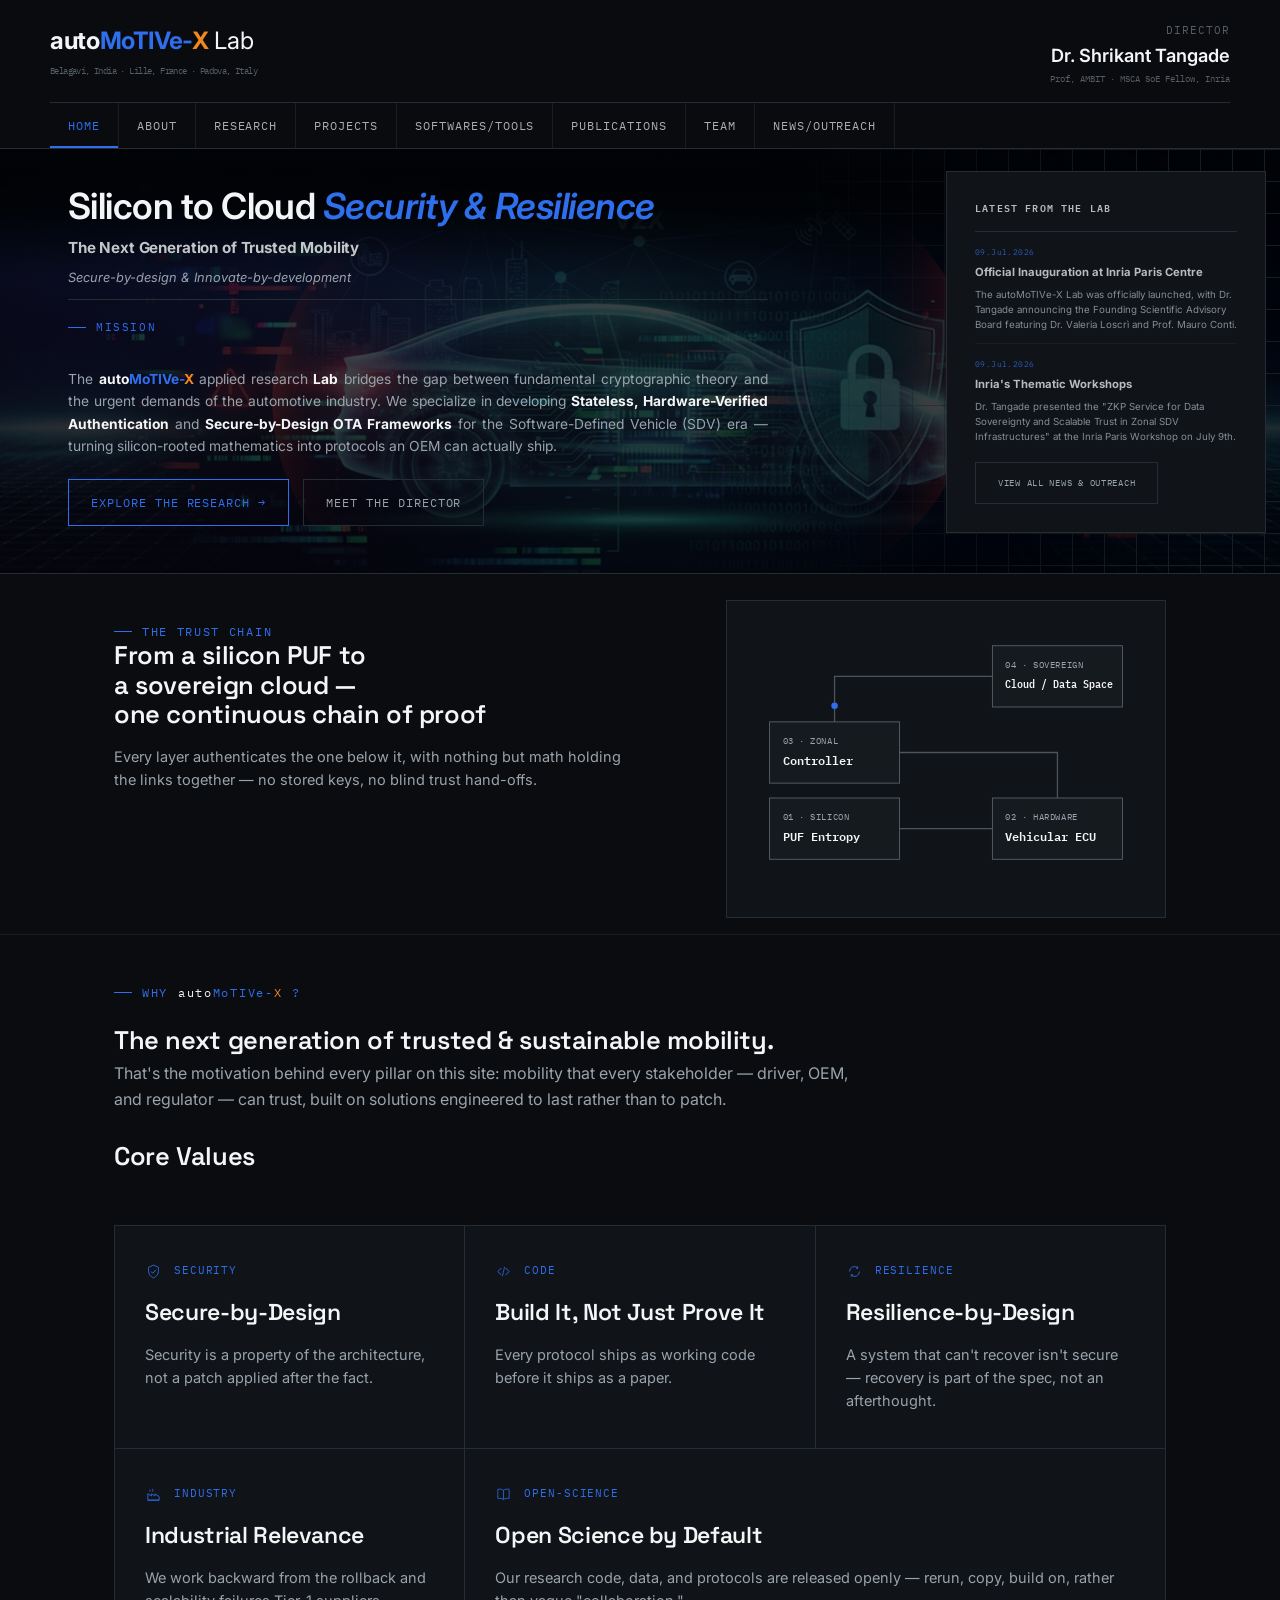
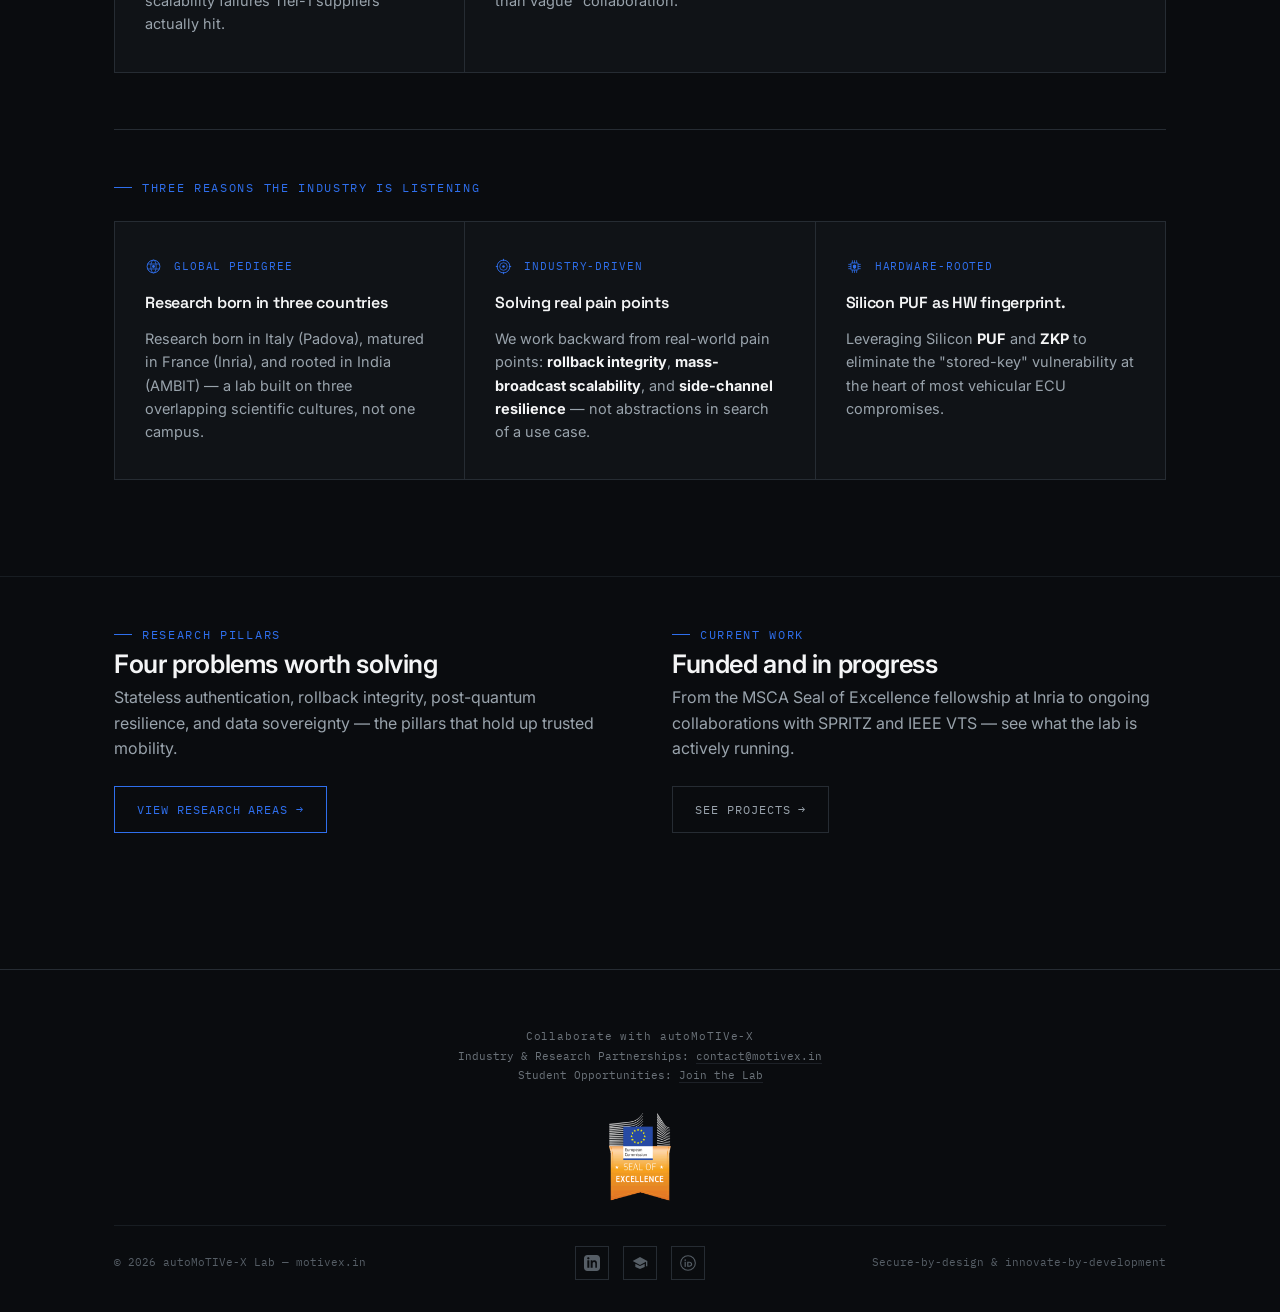
<file: index.html>
<!doctype html>
<html lang="en">
<head>
<meta charset="UTF-8">
<meta name="viewport" content="width=device-width, initial-scale=1.0">
<title>autoMoTIVe-X Lab — Silicon to Cloud Security &amp; Resilience</title>
<meta name="description" content="autoMoTIVe-X Applied Research Lab: Stateless, Hardware-Verified Authentication and Secure-by-Design OTA Frameworks for the Software-Defined Vehicle era. Led by Dr. Shrikant Tangade.">
<link rel="preconnect" href="https://fonts.googleapis.com">
<link rel="preconnect" href="https://fonts.gstatic.com" crossorigin>
<link href="https://fonts.googleapis.com/css2?family=IBM+Plex+Mono:wght@400;500&family=Inter:ital,wght@0,400;0,500;0,600;0,700;1,400&family=Space+Grotesk:wght@500;600;700&display=swap" rel="stylesheet">
<link rel="stylesheet" href="styles.css">
</head>
<body>

<!-- ============ HEADER ============ -->
<header class="site-header">
  <div class="wrap identity-bar">
    <div class="brand">
      <div class="brand-mark"><span class="brand-wordmark">auto<span class="brand-accent">MoTIVe-<span class="brand-x">X</span></span></span> Lab</div>
      <div class="brand-locations"><b>Belagavi, India</b> · <b>Lille, France</b> · <b>Padova, Italy</b></div>
    </div>
    <div class="director-badge">
      <div class="role">Director</div>
      <div class="name">Dr. Shrikant Tangade</div>
      <div class="titles">Prof, AMBIT · MSCA SoE Fellow, Inria</div>
    </div>
  </div>
  <nav class="site-nav wrap" style="padding:0;">
    <ul class="nav-list">
      <li><a href="index.html" class="active">Home</a></li>
      <li><a href="about.html">About</a></li>
      <li><a href="research.html">Research</a></li>
      <li><a href="projects.html">Projects</a></li>
      <li><a href="software-tools.html">Softwares/Tools</a></li>
      <li><a href="publications.html">Publications</a></li>
      <li><a href="team.html">Team</a></li>
      <li><a href="news.html">News/Outreach</a></li>
    </ul>
  </nav>
</header>

<!-- ============ HERO ============ -->
<section class="hero">
  <div class="hero-bg hero-photo"></div>
  <div class="hero-fp" aria-hidden="true"></div>
  <div class="hero-inner hero-inner-fluid">
    <div class="hero-with-sidebar">
      <div class="hero-main">
        <div class="hero-top">
          <h1 class="reveal is-visible">Silicon to Cloud <span class="accent">Security &amp; Resilience</span></h1>
          <div class="hero-tagline reveal is-visible">The Next Generation of Trusted Mobility</div>
          <p class="hero-credo reveal is-visible">Secure-by-design &amp; Innovate-by-development</p>
        </div>

        <div class="hero-mission reveal">
          <div class="section-head">
            <span class="eyebrow">Mission</span>
          </div>
          <p>The <strong style="color:var(--text)">auto<span class="brand-accent">MoTIVe-<span class="brand-x">X</span></span></strong> applied research <strong style="color:var(--text)">Lab</strong> bridges the gap between fundamental cryptographic theory and the urgent demands of the automotive industry. We specialize in developing <strong style="color:var(--text)">Stateless, Hardware-Verified Authentication</strong> and <strong style="color:var(--text)">Secure-by-Design OTA Frameworks</strong> for the Software-Defined Vehicle (SDV) era — turning silicon-rooted mathematics into protocols an OEM can actually ship.</p>
        </div>

        <div class="hero-cta reveal is-visible">
          <a href="research.html" class="btn">Explore the Research →</a>
          <a href="about.html" class="btn ghost">Meet the Director</a>
        </div>
      </div>

      <aside class="sidebar-news reveal">
        <h3 class="sidebar-news-title">Latest from the Lab</h3>

        <div class="news-item">
          <span class="news-date">09.Jul.2026</span>
          <span class="news-title">Official Inauguration at Inria Paris Centre</span>
          <p>The autoMoTIVe-X Lab was officially launched, with Dr. Tangade announcing the Founding Scientific Advisory Board featuring Dr. Valeria Loscrì and Prof. Mauro Conti.</p>
        </div>

        <div class="news-item">
          <span class="news-date">09.Jul.2026</span>
          <span class="news-title">Inria's Thematic Workshops</span>
          <p>Dr. Tangade presented the "ZKP Service for Data Sovereignty and Scalable Trust in Zonal SDV Infrastructures" at the Inria Paris Workshop on July 9th.</p>
        </div>

        <a href="news.html" class="btn ghost">View All News &amp; Outreach</a>
      </aside>
    </div>
  </div>
</section>

<!-- ============ THE TRUST CHAIN ============ -->
<section class="section section-tight trust-chain-section">
  <div class="wrap">
    <div class="trust-chain-grid">
      <div>
        <span class="eyebrow">The Trust Chain</span>
        <h2>From a silicon PUF to<br>a sovereign cloud —<br>one continuous chain of proof</h2>
        <p>Every layer authenticates the one below it, with nothing but math holding the links together — no stored keys, no blind trust <span style="white-space:nowrap">hand-offs</span>.</p>
      </div>
      <div class="trust-chain-panel">
        <svg class="chain-svg" viewBox="0 0 420 280" role="img" aria-label="Diagram showing trust flowing from a silicon PUF up through the ECU and zonal controller to the cloud">
          <path class="chain-trace" d="M 90 215 L 330 215 L 330 133 L 90 133 L 90 51 L 330 51"/>
          <rect class="chain-node-box" x="20" y="182" width="140" height="66"/>
          <text x="34" y="206" class="chain-node-label">01 · SILICON</text>
          <text x="34" y="228" class="chain-node-title">PUF Entropy</text>
          <rect class="chain-node-box" x="260" y="182" width="140" height="66"/>
          <text x="274" y="206" class="chain-node-label">02 · HARDWARE</text>
          <text x="274" y="228" class="chain-node-title">Vehicular ECU</text>
          <rect class="chain-node-box" x="20" y="100" width="140" height="66"/>
          <text x="34" y="124" class="chain-node-label">03 · ZONAL</text>
          <text x="34" y="146" class="chain-node-title">Controller</text>
          <rect class="chain-node-box" x="260" y="18" width="140" height="66"/>
          <text x="274" y="42" class="chain-node-label">04 · SOVEREIGN</text>
          <text x="274" y="64" class="chain-node-title" textLength="116" lengthAdjust="spacingAndGlyphs">Cloud / Data Space</text>
          <circle class="chain-pulse" cx="90" cy="215" r="3.5"/>
        </svg>
      </div>
      <div class="chain-mobile">
        <div class="chain-mobile-item">
          <span class="chain-mobile-dot"></span>
          <div>
            <span class="chain-mobile-label">01 · Silicon</span>
            <span class="chain-mobile-title">PUF Entropy</span>
          </div>
        </div>
        <div class="chain-mobile-item">
          <span class="chain-mobile-dot"></span>
          <div>
            <span class="chain-mobile-label">02 · Hardware</span>
            <span class="chain-mobile-title">Vehicular ECU</span>
          </div>
        </div>
        <div class="chain-mobile-item">
          <span class="chain-mobile-dot"></span>
          <div>
            <span class="chain-mobile-label">03 · Zonal</span>
            <span class="chain-mobile-title">Controller</span>
          </div>
        </div>
        <div class="chain-mobile-item">
          <span class="chain-mobile-dot"></span>
          <div>
            <span class="chain-mobile-label">04 · Sovereign</span>
            <span class="chain-mobile-title">Cloud / Data Space</span>
          </div>
        </div>
      </div>
    </div>
  </div>
</section>

<!-- ============ WHY autoMoTIVe-X ============ -->
<section class="section section-tight why-section">
  <div class="wrap">
    <div class="section-head reveal">
      <span class="eyebrow">Why <span class="brand-wordmark" style="color:var(--text); font-weight:400;">auto<span class="brand-accent">MoTIVe-<span class="brand-x">X</span></span></span>?</span>
      <h2 class="nowrap-heading" style="font-size:clamp(18px, 2.4vw, 25.5px);">The next generation of trusted &amp; sustainable mobility.</h2>
      <p>That's the motivation behind every pillar on this site: mobility that every stakeholder — driver, OEM, and regulator — can trust, built on solutions engineered to last rather than to patch.</p>
      <h3 class="nowrap-heading" style="font-size:clamp(18px, 2.4vw, 25.5px); margin-top:24px;">Core Values</h3>
    </div>

    <div class="highlights core-values stagger">
      <div class="highlight reveal">
        <div class="kicker-title">
          <svg class="kicker-icon" viewBox="0 0 24 24" aria-hidden="true">
            <path d="M12 3 L19 6 V11 C19 16 16 19.5 12 21 C8 19.5 5 16 5 11 V6 Z" fill="none" stroke="currentColor" stroke-width="1.2"/>
            <path d="M8.5 12 L11 14.5 L15.5 9.5" stroke="currentColor" stroke-width="1.3" fill="none"/>
          </svg>
          <span class="code">SECURITY</span>
        </div>
        <h3>Secure-by-Design</h3>
        <p>Security is a property of the architecture, not a patch applied after the fact.</p>
      </div>
      <div class="highlight reveal">
        <div class="kicker-title">
          <svg class="kicker-icon" viewBox="0 0 24 24" aria-hidden="true">
            <path d="M9 7 L4 12 L9 17" stroke="currentColor" stroke-width="1.3" fill="none"/>
            <path d="M15 7 L20 12 L15 17" stroke="currentColor" stroke-width="1.3" fill="none"/>
            <path d="M13.5 5.5 L10.5 18.5" stroke="currentColor" stroke-width="1.1" fill="none"/>
          </svg>
          <span class="code">CODE</span>
        </div>
        <h3>Build It, Not Just Prove It</h3>
        <p>Every protocol ships as working code before it ships as a paper.</p>
      </div>
      <div class="highlight reveal">
        <div class="kicker-title">
          <svg class="kicker-icon" viewBox="0 0 24 24" aria-hidden="true">
            <path d="M5 12a7 7 0 0 1 11.5-5.3" stroke="currentColor" stroke-width="1.2" fill="none"/>
            <path d="M19 12a7 7 0 0 1-11.5 5.3" stroke="currentColor" stroke-width="1.2" fill="none"/>
            <path d="M16.2 4.8 L16.7 7.3 L14.2 7.6" stroke="currentColor" stroke-width="1.2" fill="none"/>
            <path d="M7.8 19.2 L7.3 16.7 L9.8 16.4" stroke="currentColor" stroke-width="1.2" fill="none"/>
          </svg>
          <span class="code">RESILIENCE</span>
        </div>
        <h3>Resilience-by-Design</h3>
        <p>A system that can't recover isn't secure — recovery is part of the spec, not an afterthought.</p>
      </div>
      <div class="highlight reveal">
        <div class="kicker-title">
          <svg class="kicker-icon" viewBox="0 0 24 24" aria-hidden="true">
            <path d="M4 20 V11 L9 14 V11 L14 14 V11 L20 15 V20 Z" fill="none" stroke="currentColor" stroke-width="1.2"/>
            <path d="M4 20 H20" stroke="currentColor" stroke-width="1.2"/>
            <path d="M7 8 V5 M11 8 V4" stroke="currentColor" stroke-width="1.1"/>
          </svg>
          <span class="code">INDUSTRY</span>
        </div>
        <h3>Industrial Relevance</h3>
        <p>We work backward from the rollback and scalability failures Tier-1 suppliers actually hit.</p>
      </div>
      <div class="highlight reveal">
        <div class="kicker-title">
          <svg class="kicker-icon" viewBox="0 0 24 24" aria-hidden="true">
            <path d="M12 6 C10 4.6 7 4 4 4.6 V17.6 C7 17 10 17.6 12 19 C14 17.6 17 17 20 17.6 V4.6 C17 4 14 4.6 12 6 Z" fill="none" stroke="currentColor" stroke-width="1.1"/>
            <path d="M12 6 V19" stroke="currentColor" stroke-width="1.1"/>
          </svg>
          <span class="code">OPEN-SCIENCE</span>
        </div>
        <h3>Open Science by Default</h3>
        <p>Our research code, data, and protocols are released openly — rerun, copy, build on, rather than vague "collaboration."</p>
      </div>
    </div>

    <hr class="section-divider">

    <div class="eyebrow" style="margin-bottom:24px;">Three reasons the industry is listening</div>
    <div class="highlights reasons-grid stagger">
      <div class="highlight reveal">
        <div class="kicker-title">
          <svg class="kicker-icon" viewBox="0 0 24 24" aria-hidden="true">
            <circle cx="12" cy="12" r="9" fill="none" stroke="currentColor" stroke-width="1.3"/>
            <ellipse cx="12" cy="12" rx="3.8" ry="9" fill="none" stroke="currentColor" stroke-width="1.1"/>
            <path d="M3.3 8.5 H20.7 M3.3 15.5 H20.7" stroke="currentColor" stroke-width="1.1" fill="none"/>
            <circle cx="12" cy="12" r="2" fill="currentColor"/>
          </svg>
          <span class="code">GLOBAL PEDIGREE</span>
        </div>
        <h3>Research born in three countries</h3>
        <p>Research born in Italy (Padova), matured in France (Inria), and rooted in India (AMBIT) — a lab built on three overlapping scientific cultures, not one campus.</p>
      </div>

      <div class="highlight reveal">
        <div class="kicker-title">
          <svg class="kicker-icon" viewBox="0 0 24 24" aria-hidden="true">
            <circle cx="12" cy="12" r="9" fill="none" stroke="currentColor" stroke-width="1.3"/>
            <circle cx="12" cy="12" r="5.4" fill="none" stroke="currentColor" stroke-width="1.1"/>
            <circle cx="12" cy="12" r="1.8" fill="currentColor"/>
            <path d="M12 1.2 V4.4 M12 19.6 V22.8 M1.2 12 H4.4 M19.6 12 H22.8" stroke="currentColor" stroke-width="1.3"/>
          </svg>
          <span class="code">INDUSTRY-DRIVEN</span>
        </div>
        <h3>Solving real pain points</h3>
        <p>We work backward from real-world pain points: <strong style="color:var(--text)">rollback integrity</strong>, <strong style="color:var(--text)">mass-broadcast scalability</strong>, and <strong style="color:var(--text)">side-channel resilience</strong> — not abstractions in search of a use case.</p>
      </div>

      <div class="highlight reveal">
        <div class="kicker-title">
          <svg class="kicker-icon" viewBox="0 0 24 24" aria-hidden="true">
            <rect x="7" y="7" width="10" height="10" rx="1" fill="none" stroke="currentColor" stroke-width="1.3"/>
            <path d="M9 7 V3.2 M12 7 V3.2 M15 7 V3.2 M9 21 V17.2 M12 21 V17.2 M15 21 V17.2 M7 9 H3.2 M7 12 H3.2 M7 15 H3.2 M17 9 H20.8 M17 12 H20.8 M17 15 H20.8" stroke="currentColor" stroke-width="1.1"/>
            <path d="M12 9.3 L14.3 10.4 V12.7 C14.3 14 13.3 14.9 12 15.4 C10.7 14.9 9.7 14 9.7 12.7 V10.4 Z" fill="currentColor"/>
          </svg>
          <span class="code">HARDWARE-ROOTED</span>
        </div>
        <h3>Silicon PUF as HW fingerprint.</h3>
        <p>Leveraging Silicon <strong style="color:var(--text)">PUF</strong> and <strong style="color:var(--text)">ZKP</strong> to eliminate the "stored-key" vulnerability at the heart of most vehicular ECU compromises.</p>
      </div>
    </div>
  </div>
</section>

<!-- ============ RESEARCH PILLARS & CURRENT WORK ============ -->
<section class="section section-tight">
  <div class="wrap">
    <div class="two-col">
      <div>
        <span class="eyebrow">Research Pillars</span>
        <h2 style="font-size:clamp(18px, 2.4vw, 25.5px);">Four problems worth solving</h2>
        <p>Stateless authentication, rollback integrity, post-quantum resilience, and data sovereignty — the pillars that hold up trusted mobility.</p>
        <a href="research.html" class="btn" style="margin-top:8px;">View research areas →</a>
      </div>
      <div>
        <span class="eyebrow">Current Work</span>
        <h2 style="font-size:clamp(18px, 2.4vw, 25.5px);">Funded and in progress</h2>
        <p>From the MSCA Seal of Excellence fellowship at Inria to ongoing collaborations with SPRITZ and IEEE VTS — see what the lab is actively running.</p>
        <a href="projects.html" class="btn ghost" style="margin-top:8px;">See projects →</a>
      </div>
    </div>
  </div>
</section>

<!-- ============ FOOTER ============ -->
<footer class="site-footer">
  <div class="wrap">
    <div class="footer-collab">
      <p class="footer-collab-title">Collaborate with autoMoTIVe-X</p>
      <p>Industry &amp; Research Partnerships: <a href="mailto:contact@motivex.in">contact@motivex.in</a></p>
      <p>Student Opportunities: <a href="team.html">Join the Lab</a></p>
    </div>
    <div class="footer-badge">
      <img src="MSCA_SoE_IMG2.png" alt="MSCA Seal of Excellence — European Commission">    </div>
    <div class="footer-bottom">
      <span>© 2026 autoMoTIVe-X Lab — motivex.in</span>
      <div class="footer-social">
        <a href="https://www.linkedin.com/in/shrikant-tangade/" target="_blank" rel="noopener" aria-label="LinkedIn">
          <svg viewBox="0 0 24 24" fill="currentColor" aria-hidden="true"><path d="M19 0h-14c-2.76 0-5 2.24-5 5v14c0 2.76 2.24 5 5 5h14c2.76 0 5-2.24 5-5v-14c0-2.76-2.24-5-5-5zm-11 19h-3v-11h3v11zm-1.5-12.28c-.97 0-1.75-.79-1.75-1.75s.78-1.75 1.75-1.75 1.75.79 1.75 1.75-.78 1.75-1.75 1.75zm13.5 12.28h-3v-5.6c0-1.34-.03-3.07-1.87-3.07-1.87 0-2.16 1.46-2.16 2.97v5.7h-3v-11h2.88v1.5h.04c.4-.76 1.38-1.56 2.85-1.56 3.05 0 3.61 2.01 3.61 4.62v6.44z"/></svg>
        </a>
        <a href="https://scholar.google.com/citations?user=oL24HkkAAAAJ&hl=en" target="_blank" rel="noopener" aria-label="Google Scholar">
          <svg viewBox="0 0 24 24" fill="currentColor" aria-hidden="true"><path d="M12 3L1 9l11 6 9-4.91V17h2V9L12 3zM5 13.18v4.7L12 21l7-3.12v-4.7l-7 3.5-7-3.5z"/></svg>
        </a>
        <a href="https://orcid.org/0000-0001-5919-3271" target="_blank" rel="noopener" aria-label="ORCID">
          <svg viewBox="0 0 24 24" fill="currentColor" aria-hidden="true">
            <circle cx="12" cy="12" r="11" fill="none" stroke="currentColor" stroke-width="1.6"/>
            <circle cx="7.8" cy="7.7" r="1.15"/>
            <rect x="6.9" y="10.2" width="1.8" height="7.6"/>
            <path d="M10.8 10.2h3.2c2.5 0 4.3 1.65 4.3 3.8s-1.8 3.8-4.3 3.8h-3.2v-7.6zm1.8 1.6v4.4h1.3c1.5 0 2.5-0.95 2.5-2.2s-1-2.2-2.5-2.2h-1.3z"/>
          </svg>
        </a>
      </div>
      <span>Secure-by-design &amp; innovate-by-development</span>
    </div>
  </div>
</footer>

<script src="script.js"></script>
</body>
</html>
</file>
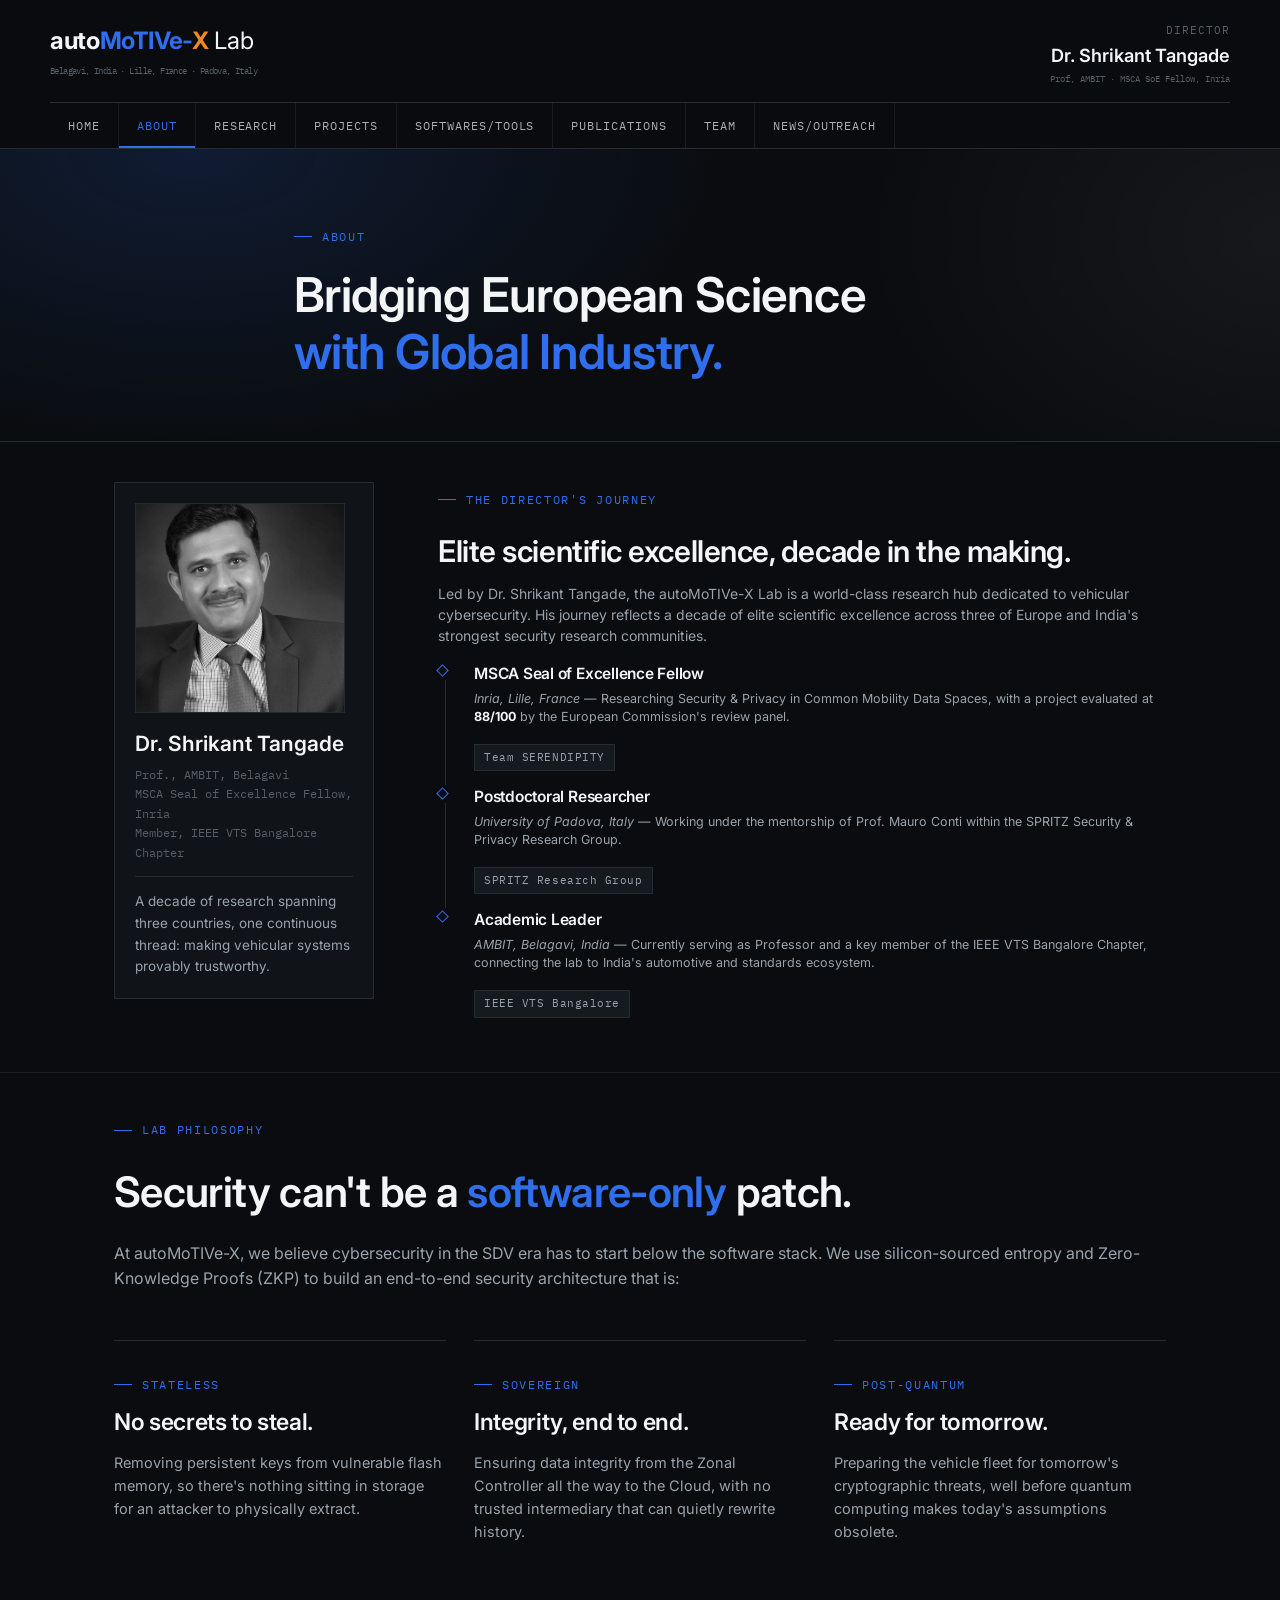
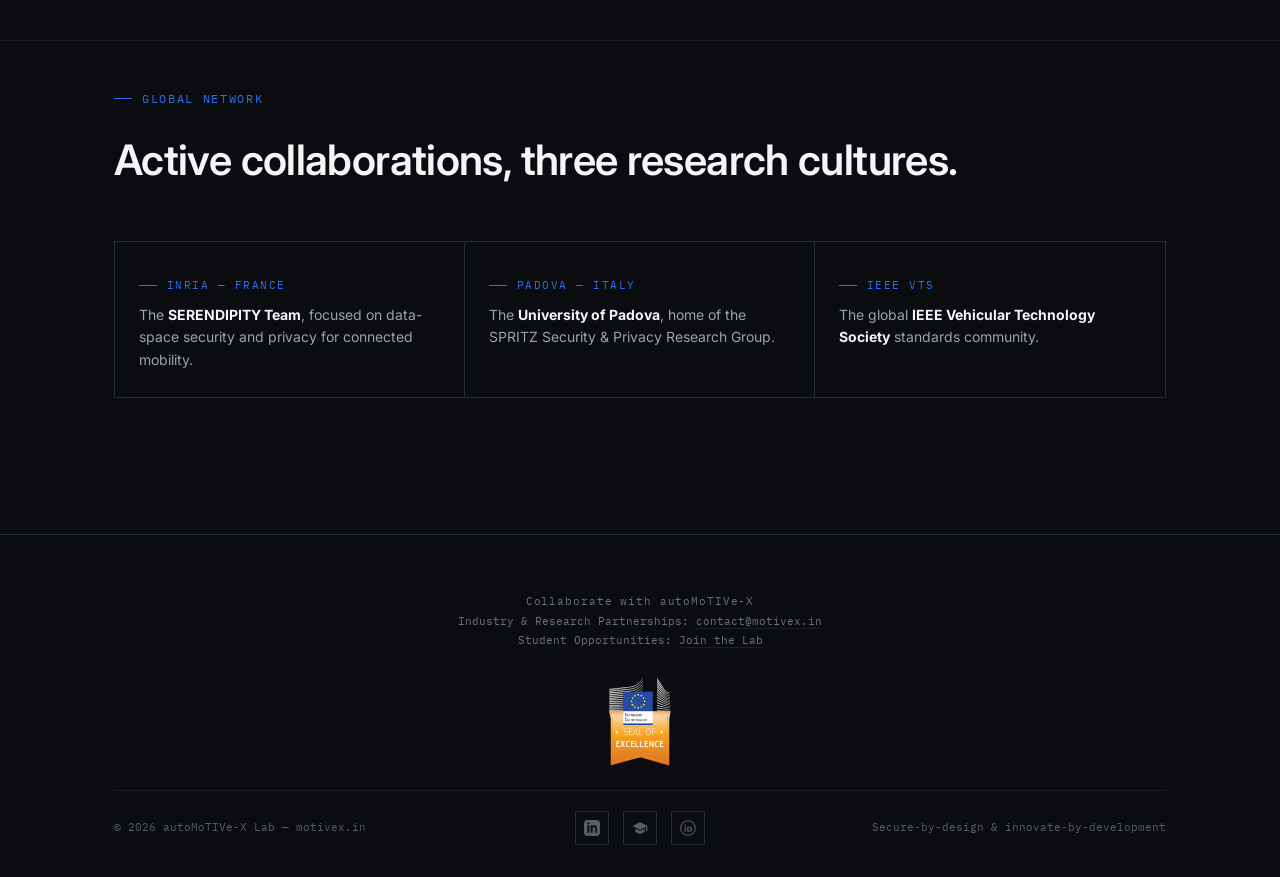
<file: about.html>
<!doctype html>
<html lang="en">
<head>
<meta charset="UTF-8">
<meta name="viewport" content="width=device-width, initial-scale=1.0">
<title>About the Lab — autoMoTIVe-X</title>
<meta name="description" content="Led by Dr. Shrikant Tangade, autoMoTIVe-X bridges European scientific pedigree — Inria, University of Padova — with global automotive industry needs.">
<link rel="preconnect" href="https://fonts.googleapis.com">
<link rel="preconnect" href="https://fonts.gstatic.com" crossorigin>
<link href="https://fonts.googleapis.com/css2?family=IBM+Plex+Mono:wght@400;500&family=Inter:ital,wght@0,400;0,500;0,600;0,700;1,400&display=swap" rel="stylesheet">
<link rel="stylesheet" href="styles.css">
</head>
<body>

<header class="site-header">
  <div class="wrap identity-bar">
    <div class="brand">
      <div class="brand-mark"><span class="brand-wordmark">auto<span class="brand-accent">MoTIVe-<span class="brand-x">X</span></span></span> Lab</div>
      <div class="brand-locations"><b>Belagavi, India</b> · <b>Lille, France</b> · <b>Padova, Italy</b></div>
    </div>
    <div class="director-badge">
      <div class="role">Director</div>
      <div class="name">Dr. Shrikant Tangade</div>
      <div class="titles">Prof, AMBIT · MSCA SoE Fellow, Inria</div>
    </div>
  </div>
  <nav class="site-nav wrap" style="padding:0;">
    <ul class="nav-list">
      <li><a href="index.html">Home</a></li>
      <li><a href="about.html" class="active">About</a></li>
      <li><a href="research.html">Research</a></li>
      <li><a href="projects.html">Projects</a></li>
      <li><a href="software-tools.html">Softwares/Tools</a></li>
      <li><a href="publications.html">Publications</a></li>
      <li><a href="team.html">Team</a></li>
      <li><a href="news.html">News/Outreach</a></li>
    </ul>
  </nav>
</header>

<!-- ============ PAGE HEADER ============ -->
<section class="hero" style="padding:70px 0 60px;">
  <div class="hero-bg"></div>
  <div class="wrap hero-inner" style="max-width:820px;">
    <span class="eyebrow reveal is-visible">About</span>
    <h1 class="reveal is-visible" style="font-size:clamp(30px,4.4vw,48px); margin:20px 0 0;">Bridging European Science<span class="line2">with Global Industry.</span></h1>
  </div>
</section>

<!-- ============ DIRECTOR'S JOURNEY ============ -->
<section class="section" id="director">
  <div class="wrap pedigree">

    <div class="director-card reveal">
      <div class="avatar avatar-photo">
        <img src="photo_shri.jpg" alt="Dr. Shrikant Tangade" style="filter:grayscale(100%); object-position:center 45%;">
      </div>
      <div class="name">Dr. Shrikant Tangade</div>
      <div class="titles">Prof., AMBIT, Belagavi<br>MSCA Seal of Excellence Fellow, Inria<br>Member, IEEE VTS Bangalore Chapter</div>
      <div class="divider"></div>
      <p style="font-size:13.5px;">A decade of research spanning three countries, one continuous thread: making vehicular systems provably trustworthy.</p>
    </div>

    <div>
      <div class="section-head reveal" style="margin-bottom:16px;">
        <span class="eyebrow">The Director's Journey</span>
        <h2>Elite scientific excellence, decade in the making.</h2>
        <p style="margin-top:8px;">Led by Dr. Shrikant Tangade, the autoMoTIVe-X Lab is a world-class research hub dedicated to vehicular cybersecurity. His journey reflects a decade of elite scientific excellence across three of Europe and India's strongest security research communities.</p>
      </div>

      <div class="timeline stagger">
        <div class="tl-item reveal">
          <div class="tl-dot"></div>
          <div>
            <h3>MSCA Seal of Excellence Fellow</h3>
            <p><em>Inria, Lille, France</em> — Researching Security &amp; Privacy in Common Mobility Data Spaces, with a project evaluated at <strong style="color:var(--text)">88/100</strong> by the European Commission's review panel.</p>
            <span class="tag tl-tag">Team SERENDIPITY</span>
          </div>
        </div>
        <div class="tl-item reveal">
          <div class="tl-dot"></div>
          <div>
            <h3>Postdoctoral Researcher</h3>
            <p><em>University of Padova, Italy</em> — Working under the mentorship of Prof. Mauro Conti within the SPRITZ Security &amp; Privacy Research Group.</p>
            <span class="tag tl-tag">SPRITZ Research Group</span>
          </div>
        </div>
        <div class="tl-item reveal">
          <div class="tl-dot"></div>
          <div>
            <h3>Academic Leader</h3>
            <p><em>AMBIT, Belagavi, India</em> — Currently serving as Professor and a key member of the IEEE VTS Bangalore Chapter, connecting the lab to India's automotive and standards ecosystem.</p>
            <span class="tag tl-tag">IEEE VTS Bangalore</span>
          </div>
        </div>
      </div>
    </div>
  </div>
</section>

<!-- ============ LAB PHILOSOPHY ============ -->
<section class="section" style="padding-top:40px;">
  <div class="wrap">
    <div class="section-head reveal" style="max-width:none;">
      <span class="eyebrow">Lab Philosophy</span>
      <h2>Security can't be a <em>software-only</em> patch.</h2>
      <p style="margin-top:16px; max-width:none;">At autoMoTIVe-X, we believe cybersecurity in the SDV era has to start below the software stack. We use silicon-sourced entropy and Zero-Knowledge Proofs (ZKP) to build an end-to-end security architecture that is:</p>
    </div>

    <div class="philosophy-grid stagger">
      <div class="phil-card reveal">
        <span class="eyebrow" style="margin-bottom:10px;">Stateless</span>
        <h3>No secrets to steal.</h3>
        <p>Removing persistent keys from vulnerable flash memory, so there's nothing sitting in storage for an attacker to physically extract.</p>
      </div>
      <div class="phil-card reveal">
        <span class="eyebrow" style="margin-bottom:10px;">Sovereign</span>
        <h3>Integrity, end to end.</h3>
        <p>Ensuring data integrity from the Zonal Controller all the way to the Cloud, with no trusted intermediary that can quietly rewrite history.</p>
      </div>
      <div class="phil-card reveal">
        <span class="eyebrow" style="margin-bottom:10px;">Post-Quantum</span>
        <h3>Ready for tomorrow.</h3>
        <p>Preparing the vehicle fleet for tomorrow's cryptographic threats, well before quantum computing makes today's assumptions obsolete.</p>
      </div>
    </div>
  </div>
</section>

<!-- ============ GLOBAL NETWORK ============ -->
<section class="section" style="padding-top:40px;">
  <div class="wrap">
    <div class="section-head reveal" style="max-width:none;">
      <span class="eyebrow">Global Network</span>
      <h2>Active collaborations, three research cultures.</h2>
    </div>
    <div class="network-strip reveal">
      <div class="network-item">
        <span class="eyebrow">Inria — France</span>
        <p>The <strong style="color:var(--text)">SERENDIPITY Team</strong>, focused on data-space security and privacy for connected mobility.</p>
      </div>
      <div class="network-item">
        <span class="eyebrow">Padova — Italy</span>
        <p>The <strong style="color:var(--text)">University of Padova</strong>, home of the SPRITZ Security &amp; Privacy Research Group.</p>
      </div>
      <div class="network-item">
        <span class="eyebrow">IEEE VTS</span>
        <p>The global <strong style="color:var(--text)">IEEE Vehicular Technology Society</strong> standards community.</p>
      </div>
    </div>
  </div>
</section>

<footer class="site-footer">
  <div class="wrap">
    <div class="footer-collab">
      <p class="footer-collab-title">Collaborate with autoMoTIVe-X</p>
      <p>Industry &amp; Research Partnerships: <a href="mailto:contact@motivex.in">contact@motivex.in</a></p>
      <p>Student Opportunities: <a href="team.html">Join the Lab</a></p>
    </div>
    <div class="footer-badge">
      <img src="MSCA_SoE_IMG2.png" alt="MSCA Seal of Excellence — European Commission">    </div>
    <div class="footer-bottom">
      <span>© 2026 autoMoTIVe-X Lab — motivex.in</span>
      <div class="footer-social">
        <a href="https://www.linkedin.com/in/shrikant-tangade/" target="_blank" rel="noopener" aria-label="LinkedIn">
          <svg viewBox="0 0 24 24" fill="currentColor" aria-hidden="true"><path d="M19 0h-14c-2.76 0-5 2.24-5 5v14c0 2.76 2.24 5 5 5h14c2.76 0 5-2.24 5-5v-14c0-2.76-2.24-5-5-5zm-11 19h-3v-11h3v11zm-1.5-12.28c-.97 0-1.75-.79-1.75-1.75s.78-1.75 1.75-1.75 1.75.79 1.75 1.75-.78 1.75-1.75 1.75zm13.5 12.28h-3v-5.6c0-1.34-.03-3.07-1.87-3.07-1.87 0-2.16 1.46-2.16 2.97v5.7h-3v-11h2.88v1.5h.04c.4-.76 1.38-1.56 2.85-1.56 3.05 0 3.61 2.01 3.61 4.62v6.44z"/></svg>
        </a>
        <a href="https://scholar.google.com/citations?user=oL24HkkAAAAJ&hl=en" target="_blank" rel="noopener" aria-label="Google Scholar">
          <svg viewBox="0 0 24 24" fill="currentColor" aria-hidden="true"><path d="M12 3L1 9l11 6 9-4.91V17h2V9L12 3zM5 13.18v4.7L12 21l7-3.12v-4.7l-7 3.5-7-3.5z"/></svg>
        </a>
        <a href="https://orcid.org/0000-0001-5919-3271" target="_blank" rel="noopener" aria-label="ORCID">
          <svg viewBox="0 0 24 24" fill="currentColor" aria-hidden="true">
            <circle cx="12" cy="12" r="11" fill="none" stroke="currentColor" stroke-width="1.6"/>
            <circle cx="7.8" cy="7.7" r="1.15"/>
            <rect x="6.9" y="10.2" width="1.8" height="7.6"/>
            <path d="M10.8 10.2h3.2c2.5 0 4.3 1.65 4.3 3.8s-1.8 3.8-4.3 3.8h-3.2v-7.6zm1.8 1.6v4.4h1.3c1.5 0 2.5-0.95 2.5-2.2s-1-2.2-2.5-2.2h-1.3z"/>
          </svg>
        </a>
      </div>
      <span>Secure-by-design &amp; innovate-by-development</span>
    </div>
  </div>
</footer>

<script src="script.js"></script>
</body>
</html>
</file>
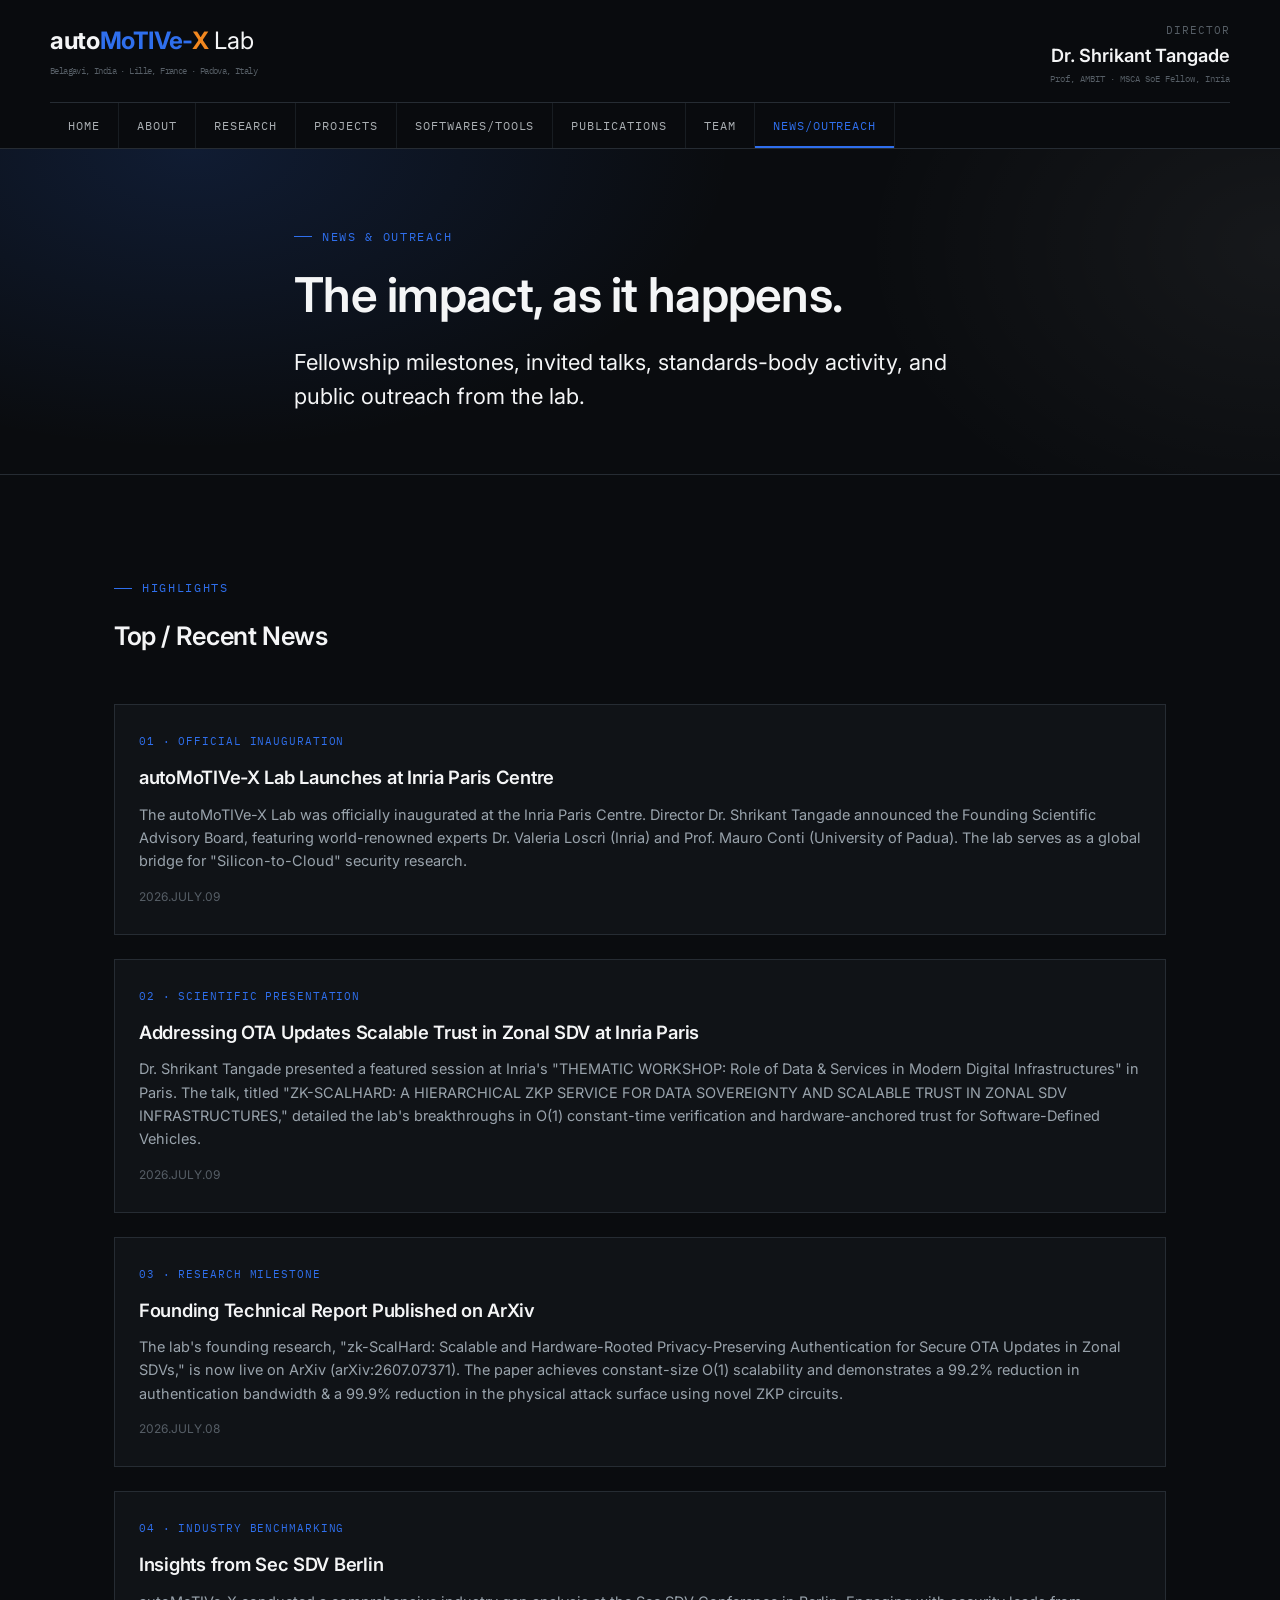
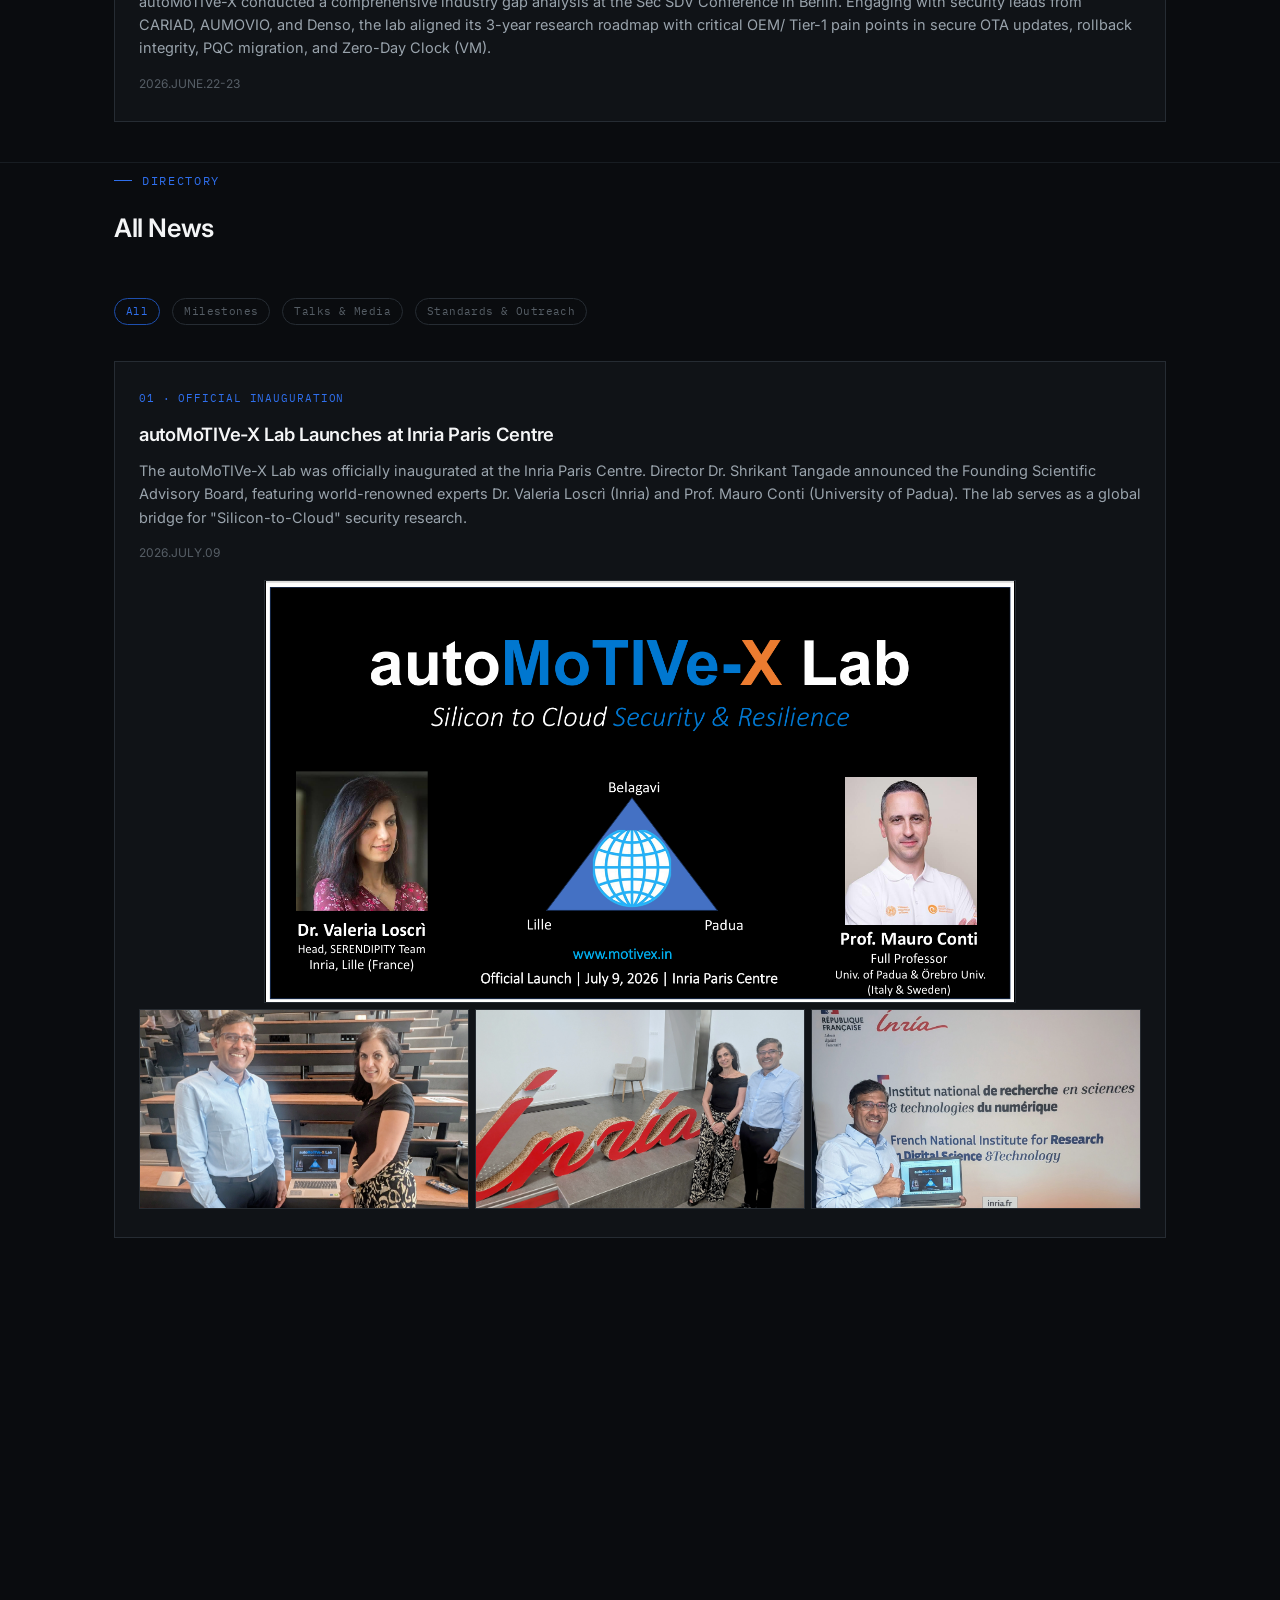
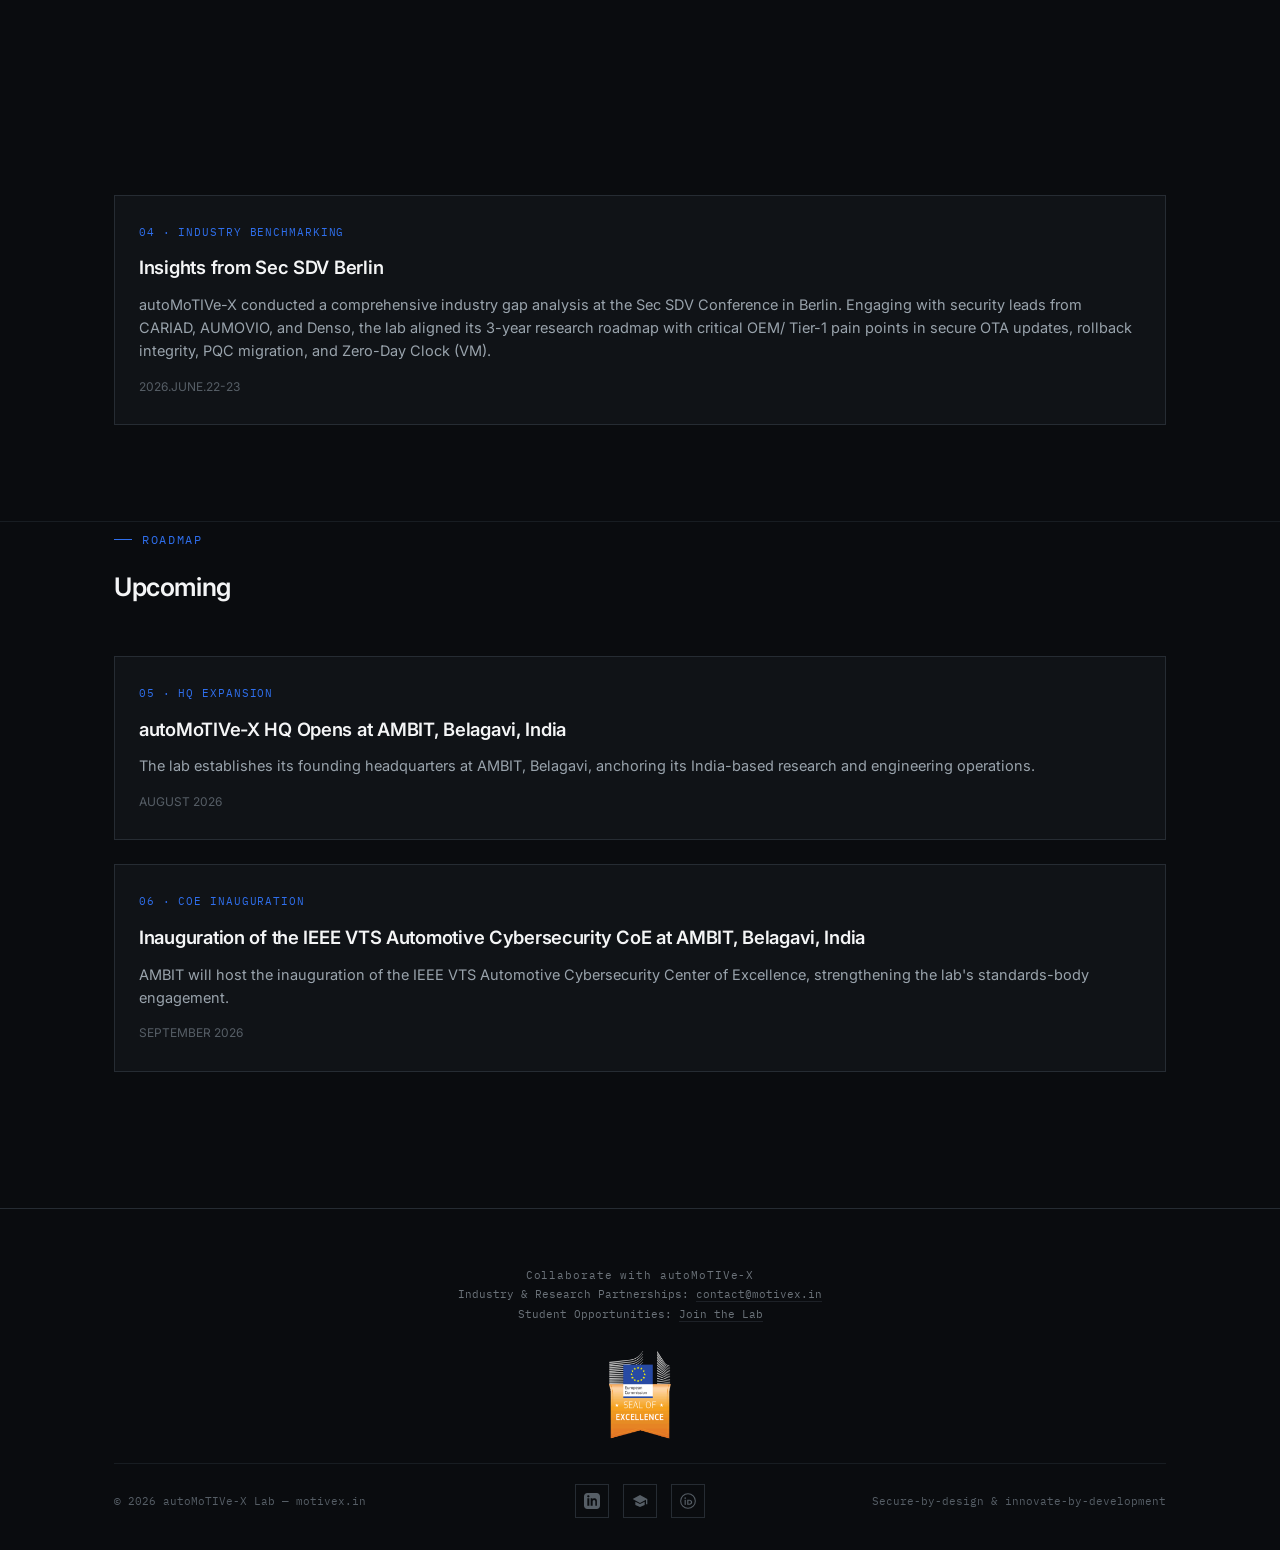
<file: news.html>
<!doctype html>
<html lang="en">
<head>
<meta charset="UTF-8">
<meta name="viewport" content="width=device-width, initial-scale=1.0">
<title>News &amp; Outreach — autoMoTIVe-X</title>
<meta name="description" content="Talks, media, and outreach from autoMoTIVe-X Lab.">
<link rel="preconnect" href="https://fonts.googleapis.com">
<link rel="preconnect" href="https://fonts.gstatic.com" crossorigin>
<link href="https://fonts.googleapis.com/css2?family=IBM+Plex+Mono:wght@400;500&family=Inter:ital,wght@0,400;0,500;0,600;0,700;1,400&family=Space+Grotesk:wght@500;600;700&display=swap" rel="stylesheet">
<link rel="stylesheet" href="styles.css">
</head>
<body>

<header class="site-header">
  <div class="wrap identity-bar">
    <div class="brand">
      <div class="brand-mark"><span class="brand-wordmark">auto<span class="brand-accent">MoTIVe-<span class="brand-x">X</span></span></span> Lab</div>
      <div class="brand-locations"><b>Belagavi, India</b> · <b>Lille, France</b> · <b>Padova, Italy</b></div>
    </div>
    <div class="director-badge">
      <div class="role">Director</div>
      <div class="name">Dr. Shrikant Tangade</div>
      <div class="titles">Prof, AMBIT · MSCA SoE Fellow, Inria</div>
    </div>
  </div>
  <nav class="site-nav wrap" style="padding:0;">
    <ul class="nav-list">
      <li><a href="index.html">Home</a></li>
      <li><a href="about.html">About</a></li>
      <li><a href="research.html">Research</a></li>
      <li><a href="projects.html">Projects</a></li>
      <li><a href="software-tools.html">Softwares/Tools</a></li>
      <li><a href="publications.html">Publications</a></li>
      <li><a href="team.html">Team</a></li>
      <li><a href="news.html" class="active">News/Outreach</a></li>
    </ul>
  </nav>
</header>

<!-- ============ PAGE HEADER ============ -->
<section class="hero" style="padding:70px 0 60px;">
  <div class="hero-bg"></div>
  <div class="wrap hero-inner" style="max-width:820px;">
    <span class="eyebrow reveal is-visible">News &amp; Outreach</span>
    <h1 class="reveal is-visible" style="font-size:clamp(30px,4.4vw,48px); margin:20px 0 0;">The impact, as it happens.</h1>
    <p class="lede reveal is-visible" style="margin-top:22px;">Fellowship milestones, invited talks, standards-body activity, and public outreach from the lab.</p>
  </div>
</section>

<!-- ============ TOP / RECENT NEWS ============ -->
<section class="section" style="padding-bottom:40px;">
  <div class="wrap">
    <div class="section-head reveal">
      <span class="eyebrow">Highlights</span>
      <h2 style="font-size:clamp(17px,2.43vw,25.5px);">Top / Recent News</h2>
    </div>
    <div class="stagger">
      <div class="card reveal" style="width:100%;">
        <span class="code">01 · OFFICIAL INAUGURATION</span>
        <h3 style="font-size:clamp(15.2px,1.92vw,18.4px);">autoMoTIVe-X Lab Launches at Inria Paris Centre</h3>
        <p>The autoMoTIVe-X Lab was officially inaugurated at the Inria Paris Centre. Director Dr. Shrikant Tangade announced the Founding Scientific Advisory Board, featuring world-renowned experts Dr. Valeria Loscrì (Inria) and Prof. Mauro Conti (University of Padua). The lab serves as a global bridge for "Silicon-to-Cloud" security research.</p>
        <div class="pub-authors">2026.JULY.09</div>
      </div>

      <div class="card reveal" style="width:100%; margin-top:24px;">
        <span class="code">02 · SCIENTIFIC PRESENTATION</span>
        <h3 style="font-size:clamp(15.2px,1.92vw,18.4px);">Addressing OTA Updates Scalable Trust in Zonal SDV at Inria Paris</h3>
        <p>Dr. Shrikant Tangade presented a featured session at Inria's "THEMATIC WORKSHOP: Role of Data &amp; Services in Modern Digital Infrastructures" in Paris. The talk, titled "ZK-SCALHARD: A HIERARCHICAL ZKP SERVICE FOR DATA SOVEREIGNTY AND SCALABLE TRUST IN ZONAL SDV INFRASTRUCTURES," detailed the lab's breakthroughs in O(1) constant-time verification and hardware-anchored trust for Software-Defined Vehicles.</p>
        <div class="pub-authors">2026.JULY.09</div>
      </div>

      <div class="card reveal" style="width:100%; margin-top:24px;">
        <span class="code">03 · RESEARCH MILESTONE</span>
        <h3 style="font-size:clamp(15.2px,1.92vw,18.4px);">Founding Technical Report Published on ArXiv</h3>
        <p>The lab's founding research, "zk-ScalHard: Scalable and Hardware-Rooted Privacy-Preserving Authentication for Secure OTA Updates in Zonal SDVs," is now live on ArXiv (arXiv:2607.07371). The paper achieves constant-size O(1) scalability and demonstrates a 99.2% reduction in authentication bandwidth &amp; a 99.9% reduction in the physical attack surface using novel ZKP circuits.</p>
        <div class="pub-authors">2026.JULY.08</div>
      </div>

      <div class="card reveal" style="width:100%; margin-top:24px;">
        <span class="code">04 · INDUSTRY BENCHMARKING</span>
        <h3 style="font-size:clamp(15.2px,1.92vw,18.4px);">Insights from Sec SDV Berlin</h3>
        <p>autoMoTIVe-X conducted a comprehensive industry gap analysis at the Sec SDV Conference in Berlin. Engaging with security leads from CARIAD, AUMOVIO, and Denso, the lab aligned its 3-year research roadmap with critical OEM/ Tier-1 pain points in secure OTA updates, rollback integrity, PQC migration, and Zero-Day Clock (VM).</p>
        <div class="pub-authors">2026.JUNE.22-23</div>
      </div>
    </div>
  </div>
</section>

<!-- ============ ALL NEWS ============ -->
<section class="section section-tight" style="padding-top:0;">
  <div class="wrap">
    <div class="section-head reveal">
      <span class="eyebrow">Directory</span>
      <h2 style="font-size:clamp(17px,2.43vw,25.5px);">All News</h2>
    </div>
    <div class="news-filters" style="margin-bottom:28px;">
      <span class="pill active" data-filter="all">All</span>
      <span class="pill" data-filter="Milestones">Milestones</span>
      <span class="pill" data-filter="Talks & Media">Talks &amp; Media</span>
      <span class="pill" data-filter="Standards & Outreach">Standards &amp; Outreach</span>
    </div>

    <div class="stagger" id="news-all-list">
      <div class="card reveal" style="width:100%;" data-category="Milestones" data-date="2026-07-09">
        <span class="code">01 · OFFICIAL INAUGURATION</span>
        <h3 style="font-size:clamp(15.2px,1.92vw,18.4px);">autoMoTIVe-X Lab Launches at Inria Paris Centre</h3>
        <p>The autoMoTIVe-X Lab was officially inaugurated at the Inria Paris Centre. Director Dr. Shrikant Tangade announced the Founding Scientific Advisory Board, featuring world-renowned experts Dr. Valeria Loscrì (Inria) and Prof. Mauro Conti (University of Padua). The lab serves as a global bridge for "Silicon-to-Cloud" security research.</p>
        <div class="pub-authors">2026.JULY.09</div>
        <div class="news-gallery">
          <div class="news-gallery-feature">
            <img src="launch_pic1.png" alt="autoMoTIVe-X Lab official launch announcement" loading="lazy">
          </div>
          <div class="news-gallery-row">
            <img src="launch_pic2.jpg" alt="Lab launch at Inria Paris Centre — lecture hall" loading="lazy" style="object-position: center 15%;">
            <img src="launch_pic3.jpg" alt="Dr. Shrikant Tangade and Dr. Valeria Loscrì at Inria" loading="lazy" style="object-position: center 25%;">
            <img src="launch_pic4.jpg" alt="Dr. Shrikant Tangade at Inria National Institute" loading="lazy" style="object-position: center 8%;">
          </div>
        </div>
      </div>

      <div class="card reveal" style="width:100%;" data-category="Talks & Media" data-date="2026-07-09">
        <span class="code">02 · SCIENTIFIC PRESENTATION</span>
        <h3 style="font-size:clamp(15.2px,1.92vw,18.4px);">Addressing OTA Updates Scalable Trust in Zonal SDV at Inria Paris</h3>
        <p>Dr. Shrikant Tangade presented a featured session at Inria's "THEMATIC WORKSHOP: Role of Data &amp; Services in Modern Digital Infrastructures" in Paris. The talk, titled "ZK-SCALHARD: A HIERARCHICAL ZKP SERVICE FOR DATA SOVEREIGNTY AND SCALABLE TRUST IN ZONAL SDV INFRASTRUCTURES," detailed the lab's breakthroughs in O(1) constant-time verification and hardware-anchored trust for Software-Defined Vehicles.</p>
        <div class="pub-authors">2026.JULY.09</div>
      </div>

      <div class="card reveal" style="width:100%;" data-category="Milestones" data-date="2026-07-08">
        <span class="code">03 · RESEARCH MILESTONE</span>
        <h3 style="font-size:clamp(15.2px,1.92vw,18.4px);">Founding Technical Report Published on ArXiv</h3>
        <p>The lab's founding research, "zk-ScalHard: Scalable and Hardware-Rooted Privacy-Preserving Authentication for Secure OTA Updates in Zonal SDVs," is now live on ArXiv (arXiv:2607.07371). The paper achieves constant-size O(1) scalability and demonstrates a 99.2% reduction in authentication bandwidth &amp; a 99.9% reduction in the physical attack surface using novel ZKP circuits.</p>
        <div class="pub-authors">2026.JULY.08</div>
      </div>

      <div class="card reveal" style="width:100%;" data-category="Standards & Outreach" data-date="2026-06-22">
        <span class="code">04 · INDUSTRY BENCHMARKING</span>
        <h3 style="font-size:clamp(15.2px,1.92vw,18.4px);">Insights from Sec SDV Berlin</h3>
        <p>autoMoTIVe-X conducted a comprehensive industry gap analysis at the Sec SDV Conference in Berlin. Engaging with security leads from CARIAD, AUMOVIO, and Denso, the lab aligned its 3-year research roadmap with critical OEM/ Tier-1 pain points in secure OTA updates, rollback integrity, PQC migration, and Zero-Day Clock (VM).</p>
        <div class="pub-authors">2026.JUNE.22-23</div>
      </div>
    </div>

    <div class="empty-state" id="news-empty-state" style="margin-top:24px; display:none;">
      <strong>TB updated</strong>
    </div>
  </div>
</section>

<!-- ============ UPCOMING ============ -->
<section class="section section-tight" style="padding-top:0;">
  <div class="wrap">
    <div class="section-head reveal">
      <span class="eyebrow">Roadmap</span>
      <h2 style="font-size:clamp(17px,2.43vw,25.5px);">Upcoming</h2>
    </div>
    <div class="stagger">
      <div class="card reveal" style="width:100%;">
        <span class="code">05 · HQ EXPANSION</span>
        <h3 style="font-size:clamp(15.2px,1.92vw,18.4px);">autoMoTIVe-X HQ Opens at AMBIT, Belagavi, India</h3>
        <p>The lab establishes its founding headquarters at AMBIT, Belagavi, anchoring its India-based research and engineering operations.</p>
        <div class="pub-authors">AUGUST 2026</div>
      </div>

      <div class="card reveal" style="width:100%; margin-top:24px;">
        <span class="code">06 · COE INAUGURATION</span>
        <h3 style="font-size:clamp(15.2px,1.92vw,18.4px);">Inauguration of the IEEE VTS Automotive Cybersecurity CoE at AMBIT, Belagavi, India</h3>
        <p>AMBIT will host the inauguration of the IEEE VTS Automotive Cybersecurity Center of Excellence, strengthening the lab's standards-body engagement.</p>
        <div class="pub-authors">SEPTEMBER 2026</div>
      </div>
    </div>
  </div>
</section>

<footer class="site-footer">
  <div class="wrap">
    <div class="footer-collab">
      <p class="footer-collab-title">Collaborate with autoMoTIVe-X</p>
      <p>Industry &amp; Research Partnerships: <a href="mailto:contact@motivex.in">contact@motivex.in</a></p>
      <p>Student Opportunities: <a href="team.html">Join the Lab</a></p>
    </div>
    <div class="footer-badge">
      <img src="MSCA_SoE_IMG2.png" alt="MSCA Seal of Excellence — European Commission">    </div>
    <div class="footer-bottom">
      <span>© 2026 autoMoTIVe-X Lab — motivex.in</span>
      <div class="footer-social">
        <a href="https://www.linkedin.com/in/shrikant-tangade/" target="_blank" rel="noopener" aria-label="LinkedIn">
          <svg viewBox="0 0 24 24" fill="currentColor" aria-hidden="true"><path d="M19 0h-14c-2.76 0-5 2.24-5 5v14c0 2.76 2.24 5 5 5h14c2.76 0 5-2.24 5-5v-14c0-2.76-2.24-5-5-5zm-11 19h-3v-11h3v11zm-1.5-12.28c-.97 0-1.75-.79-1.75-1.75s.78-1.75 1.75-1.75 1.75.79 1.75 1.75-.78 1.75-1.75 1.75zm13.5 12.28h-3v-5.6c0-1.34-.03-3.07-1.87-3.07-1.87 0-2.16 1.46-2.16 2.97v5.7h-3v-11h2.88v1.5h.04c.4-.76 1.38-1.56 2.85-1.56 3.05 0 3.61 2.01 3.61 4.62v6.44z"/></svg>
        </a>
        <a href="https://scholar.google.com/citations?user=oL24HkkAAAAJ&hl=en" target="_blank" rel="noopener" aria-label="Google Scholar">
          <svg viewBox="0 0 24 24" fill="currentColor" aria-hidden="true"><path d="M12 3L1 9l11 6 9-4.91V17h2V9L12 3zM5 13.18v4.7L12 21l7-3.12v-4.7l-7 3.5-7-3.5z"/></svg>
        </a>
        <a href="https://orcid.org/0000-0001-5919-3271" target="_blank" rel="noopener" aria-label="ORCID">
          <svg viewBox="0 0 24 24" fill="currentColor" aria-hidden="true">
            <circle cx="12" cy="12" r="11" fill="none" stroke="currentColor" stroke-width="1.6"/>
            <circle cx="7.8" cy="7.7" r="1.15"/>
            <rect x="6.9" y="10.2" width="1.8" height="7.6"/>
            <path d="M10.8 10.2h3.2c2.5 0 4.3 1.65 4.3 3.8s-1.8 3.8-4.3 3.8h-3.2v-7.6zm1.8 1.6v4.4h1.3c1.5 0 2.5-0.95 2.5-2.2s-1-2.2-2.5-2.2h-1.3z"/>
          </svg>
        </a>
      </div>
      <span>Secure-by-design &amp; innovate-by-development</span>
    </div>
  </div>
</footer>

<script src="script.js"></script>
</body>
</html>
</file>
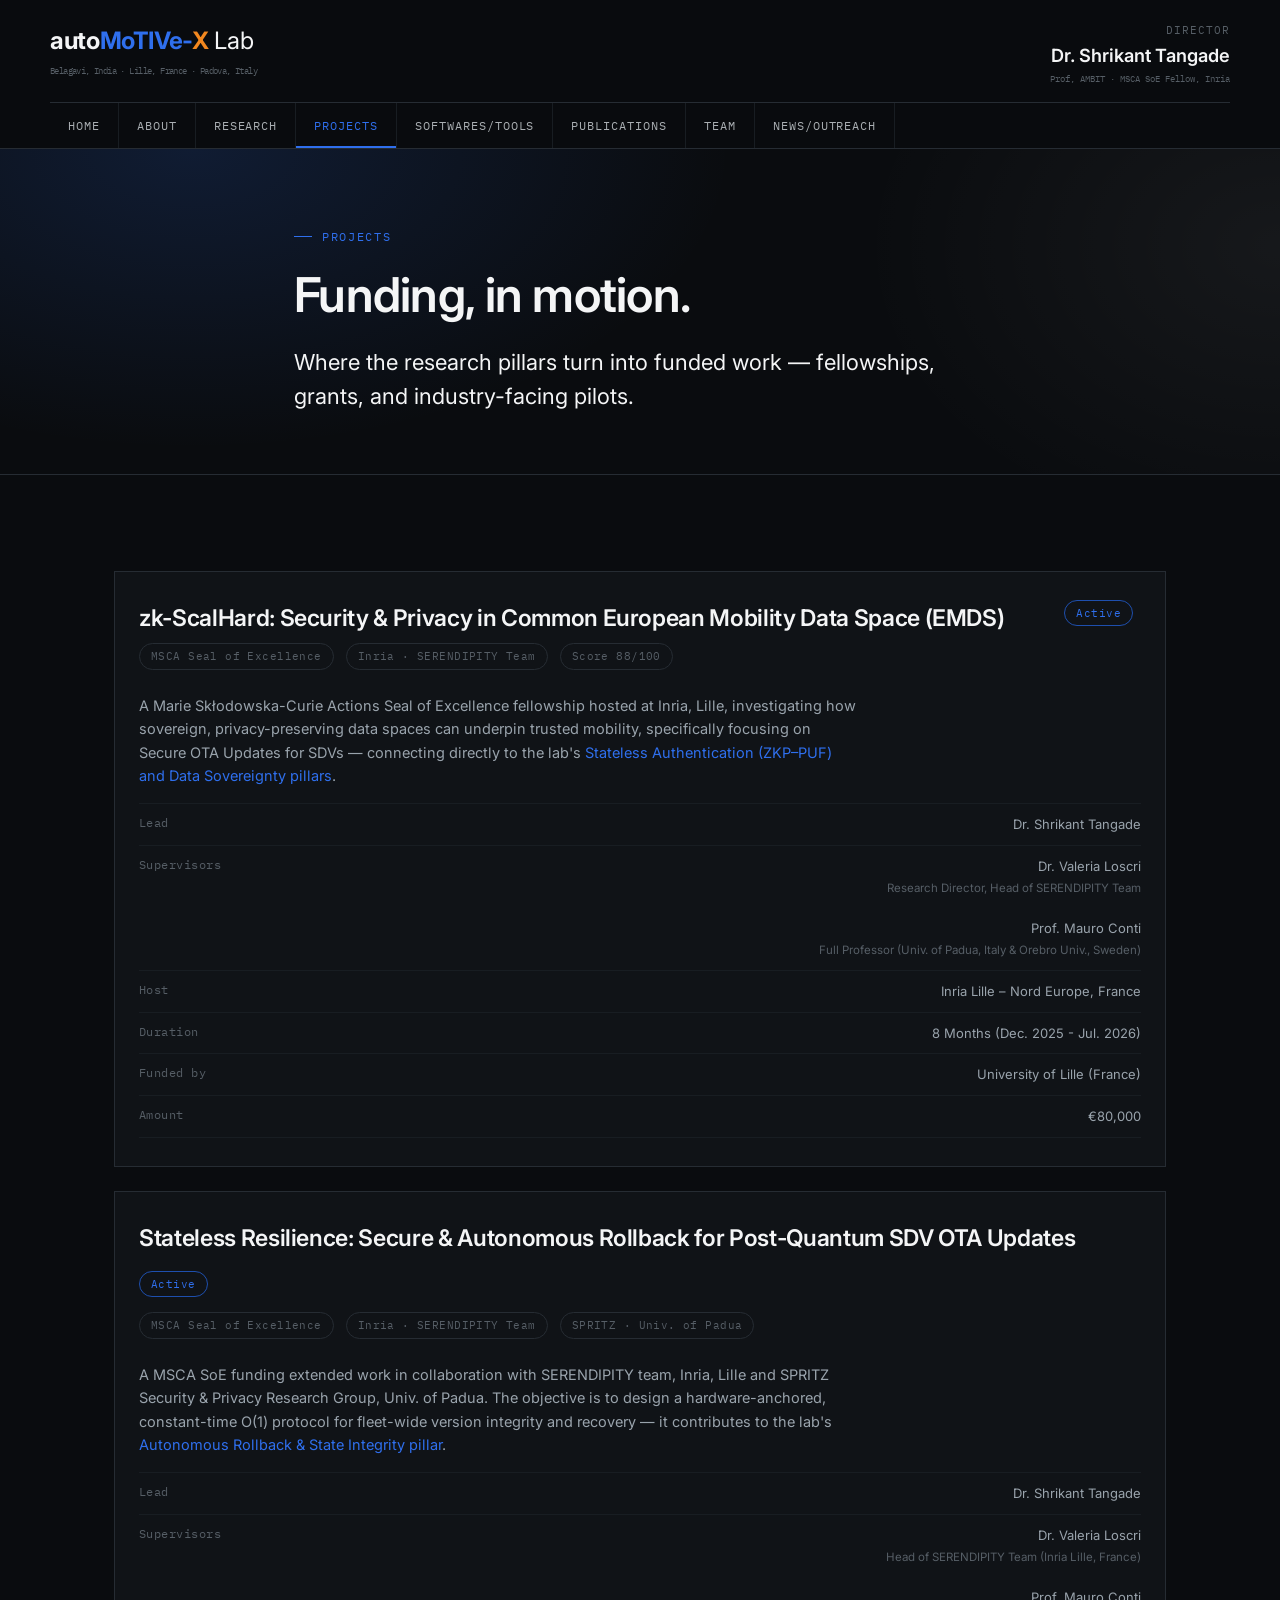
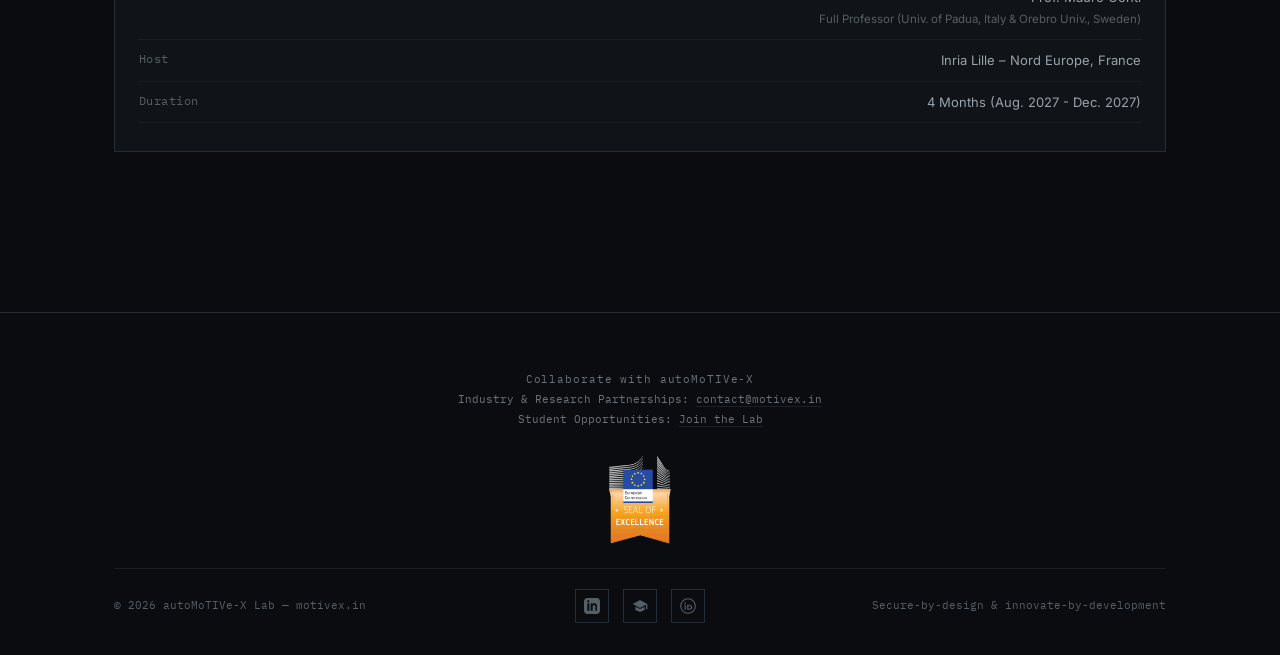
<file: projects.html>
<!doctype html>
<html lang="en">
<head>
<meta charset="UTF-8">
<meta name="viewport" content="width=device-width, initial-scale=1.0">
<title>Projects — autoMoTIVe-X</title>
<meta name="description" content="Funded projects and grants at autoMoTIVe-X Lab, from MSCA fellowships to industry-facing pilots.">
<link rel="preconnect" href="https://fonts.googleapis.com">
<link rel="preconnect" href="https://fonts.gstatic.com" crossorigin>
<link href="https://fonts.googleapis.com/css2?family=IBM+Plex+Mono:wght@400;500&family=Inter:ital,wght@0,400;0,500;0,600;0,700;1,400&family=Space+Grotesk:wght@500;600;700&display=swap" rel="stylesheet">
<link rel="stylesheet" href="styles.css">
</head>
<body>

<header class="site-header">
  <div class="wrap identity-bar">
    <div class="brand">
      <div class="brand-mark"><span class="brand-wordmark">auto<span class="brand-accent">MoTIVe-<span class="brand-x">X</span></span></span> Lab</div>
      <div class="brand-locations"><b>Belagavi, India</b> · <b>Lille, France</b> · <b>Padova, Italy</b></div>
    </div>
    <div class="director-badge">
      <div class="role">Director</div>
      <div class="name">Dr. Shrikant Tangade</div>
      <div class="titles">Prof, AMBIT · MSCA SoE Fellow, Inria</div>
    </div>
  </div>
  <nav class="site-nav wrap" style="padding:0;">
    <ul class="nav-list">
      <li><a href="index.html">Home</a></li>
      <li><a href="about.html">About</a></li>
      <li><a href="research.html">Research</a></li>
      <li><a href="projects.html" class="active">Projects</a></li>
      <li><a href="software-tools.html">Softwares/Tools</a></li>
      <li><a href="publications.html">Publications</a></li>
      <li><a href="team.html">Team</a></li>
      <li><a href="news.html">News/Outreach</a></li>
    </ul>
  </nav>
</header>

<!-- ============ PAGE HEADER ============ -->
<section class="hero" style="padding:70px 0 60px;">
  <div class="hero-bg"></div>
  <div class="wrap hero-inner" style="max-width:820px;">
    <span class="eyebrow reveal is-visible">Projects</span>
    <h1 class="reveal is-visible" style="font-size:clamp(30px,4.4vw,48px); margin:20px 0 0;">Funding, in motion.</h1>
    <p class="lede reveal is-visible" style="margin-top:22px;">Where the research pillars turn into funded work — fellowships, grants, and industry-facing pilots.</p>
  </div>
</section>

<!-- ============ PROJECT LIST ============ -->
<section class="section">
  <div class="wrap">

    <div class="card reveal" style="margin-bottom:24px;">
      <div class="card-head">
        <h3>zk-ScalHard: Security &amp; Privacy in Common European Mobility Data Space (EMDS)</h3>
        <span class="pill active">Active</span>
      </div>
      <div style="margin-bottom:16px;">
        <span class="pill">MSCA Seal of Excellence</span>
        <span class="pill">Inria · SERENDIPITY Team</span>
        <span class="pill">Score 88/100</span>
      </div>
      <p style="max-width:720px;">A Marie Skłodowska-Curie Actions Seal of Excellence fellowship hosted at Inria, Lille, investigating how sovereign, privacy-preserving data spaces can underpin trusted mobility, specifically focusing on Secure OTA Updates for SDVs — connecting directly to the lab's <a href="research.html" style="color:var(--accent);">Stateless Authentication (ZKP–PUF) and Data Sovereignty pillars</a>.</p>
      <div class="spec">
        <div class="spec-row">
          <span class="k">Lead</span>
          <span class="v">Dr. Shrikant Tangade</span>
        </div>
        <div class="spec-row">
          <span class="k">Supervisors</span>
          <span class="v">Dr. Valeria Loscri<br><span style="color:var(--text-faint); font-size:11.5px;">Research Director, Head of SERENDIPITY Team</span><br><br>Prof. Mauro Conti<br><span style="color:var(--text-faint); font-size:11.5px;">Full Professor (Univ. of Padua, Italy &amp; Orebro Univ., Sweden)</span></span>
        </div>
        <div class="spec-row">
          <span class="k">Host</span>
          <span class="v">Inria Lille – Nord Europe, France</span>
        </div>
        <div class="spec-row">
          <span class="k">Duration</span>
          <span class="v">8 Months (Dec. 2025 - Jul. 2026)</span>
        </div>
        <div class="spec-row">
          <span class="k">Funded by</span>
          <span class="v">University of Lille (France)</span>
        </div>
        <div class="spec-row">
          <span class="k">Amount</span>
          <span class="v">€80,000</span>
        </div>
      </div>
    </div>

    <div class="card reveal" style="margin-bottom:24px;">
      <div class="card-head">
        <h3>Stateless Resilience: Secure &amp; Autonomous Rollback for Post-Quantum SDV OTA Updates</h3>
        <span class="pill active">Active</span>
      </div>
      <div style="margin-bottom:16px;">
        <span class="pill">MSCA Seal of Excellence</span>
        <span class="pill">Inria · SERENDIPITY Team</span>
        <span class="pill">SPRITZ · Univ. of Padua</span>
      </div>
      <p style="max-width:720px;">A MSCA SoE funding extended work in collaboration with SERENDIPITY team, Inria, Lille and SPRITZ Security &amp; Privacy Research Group, Univ. of Padua. The objective is to design a hardware-anchored, constant-time O(1) protocol for fleet-wide version integrity and recovery — it contributes to the lab's <a href="research.html" style="color:var(--accent);">Autonomous Rollback &amp; State Integrity pillar</a>.</p>
      <div class="spec">
        <div class="spec-row">
          <span class="k">Lead</span>
          <span class="v">Dr. Shrikant Tangade</span>
        </div>
        <div class="spec-row">
          <span class="k">Supervisors</span>
          <span class="v">Dr. Valeria Loscri<br><span style="color:var(--text-faint); font-size:11.5px;">Head of SERENDIPITY Team (Inria Lille, France)</span><br><br>Prof. Mauro Conti<br><span style="color:var(--text-faint); font-size:11.5px;">Full Professor (Univ. of Padua, Italy &amp; Orebro Univ., Sweden)</span></span>
        </div>
        <div class="spec-row">
          <span class="k">Host</span>
          <span class="v">Inria Lille – Nord Europe, France</span>
        </div>
        <div class="spec-row">
          <span class="k">Duration</span>
          <span class="v">4 Months (Aug. 2027 - Dec. 2027)</span>
        </div>
      </div>
    </div>


  </div>
</section>

<footer class="site-footer">
  <div class="wrap">
    <div class="footer-collab">
      <p class="footer-collab-title">Collaborate with autoMoTIVe-X</p>
      <p>Industry &amp; Research Partnerships: <a href="mailto:contact@motivex.in">contact@motivex.in</a></p>
      <p>Student Opportunities: <a href="team.html">Join the Lab</a></p>
    </div>
    <div class="footer-badge">
      <img src="MSCA_SoE_IMG2.png" alt="MSCA Seal of Excellence — European Commission">    </div>
    <div class="footer-bottom">
      <span>© 2026 autoMoTIVe-X Lab — motivex.in</span>
      <div class="footer-social">
        <a href="https://www.linkedin.com/in/shrikant-tangade/" target="_blank" rel="noopener" aria-label="LinkedIn">
          <svg viewBox="0 0 24 24" fill="currentColor" aria-hidden="true"><path d="M19 0h-14c-2.76 0-5 2.24-5 5v14c0 2.76 2.24 5 5 5h14c2.76 0 5-2.24 5-5v-14c0-2.76-2.24-5-5-5zm-11 19h-3v-11h3v11zm-1.5-12.28c-.97 0-1.75-.79-1.75-1.75s.78-1.75 1.75-1.75 1.75.79 1.75 1.75-.78 1.75-1.75 1.75zm13.5 12.28h-3v-5.6c0-1.34-.03-3.07-1.87-3.07-1.87 0-2.16 1.46-2.16 2.97v5.7h-3v-11h2.88v1.5h.04c.4-.76 1.38-1.56 2.85-1.56 3.05 0 3.61 2.01 3.61 4.62v6.44z"/></svg>
        </a>
        <a href="https://scholar.google.com/citations?user=oL24HkkAAAAJ&hl=en" target="_blank" rel="noopener" aria-label="Google Scholar">
          <svg viewBox="0 0 24 24" fill="currentColor" aria-hidden="true"><path d="M12 3L1 9l11 6 9-4.91V17h2V9L12 3zM5 13.18v4.7L12 21l7-3.12v-4.7l-7 3.5-7-3.5z"/></svg>
        </a>
        <a href="https://orcid.org/0000-0001-5919-3271" target="_blank" rel="noopener" aria-label="ORCID">
          <svg viewBox="0 0 24 24" fill="currentColor" aria-hidden="true">
            <circle cx="12" cy="12" r="11" fill="none" stroke="currentColor" stroke-width="1.6"/>
            <circle cx="7.8" cy="7.7" r="1.15"/>
            <rect x="6.9" y="10.2" width="1.8" height="7.6"/>
            <path d="M10.8 10.2h3.2c2.5 0 4.3 1.65 4.3 3.8s-1.8 3.8-4.3 3.8h-3.2v-7.6zm1.8 1.6v4.4h1.3c1.5 0 2.5-0.95 2.5-2.2s-1-2.2-2.5-2.2h-1.3z"/>
          </svg>
        </a>
      </div>
      <span>Secure-by-design &amp; innovate-by-development</span>
    </div>
  </div>
</footer>

<script src="script.js"></script>
</body>
</html>
</file>
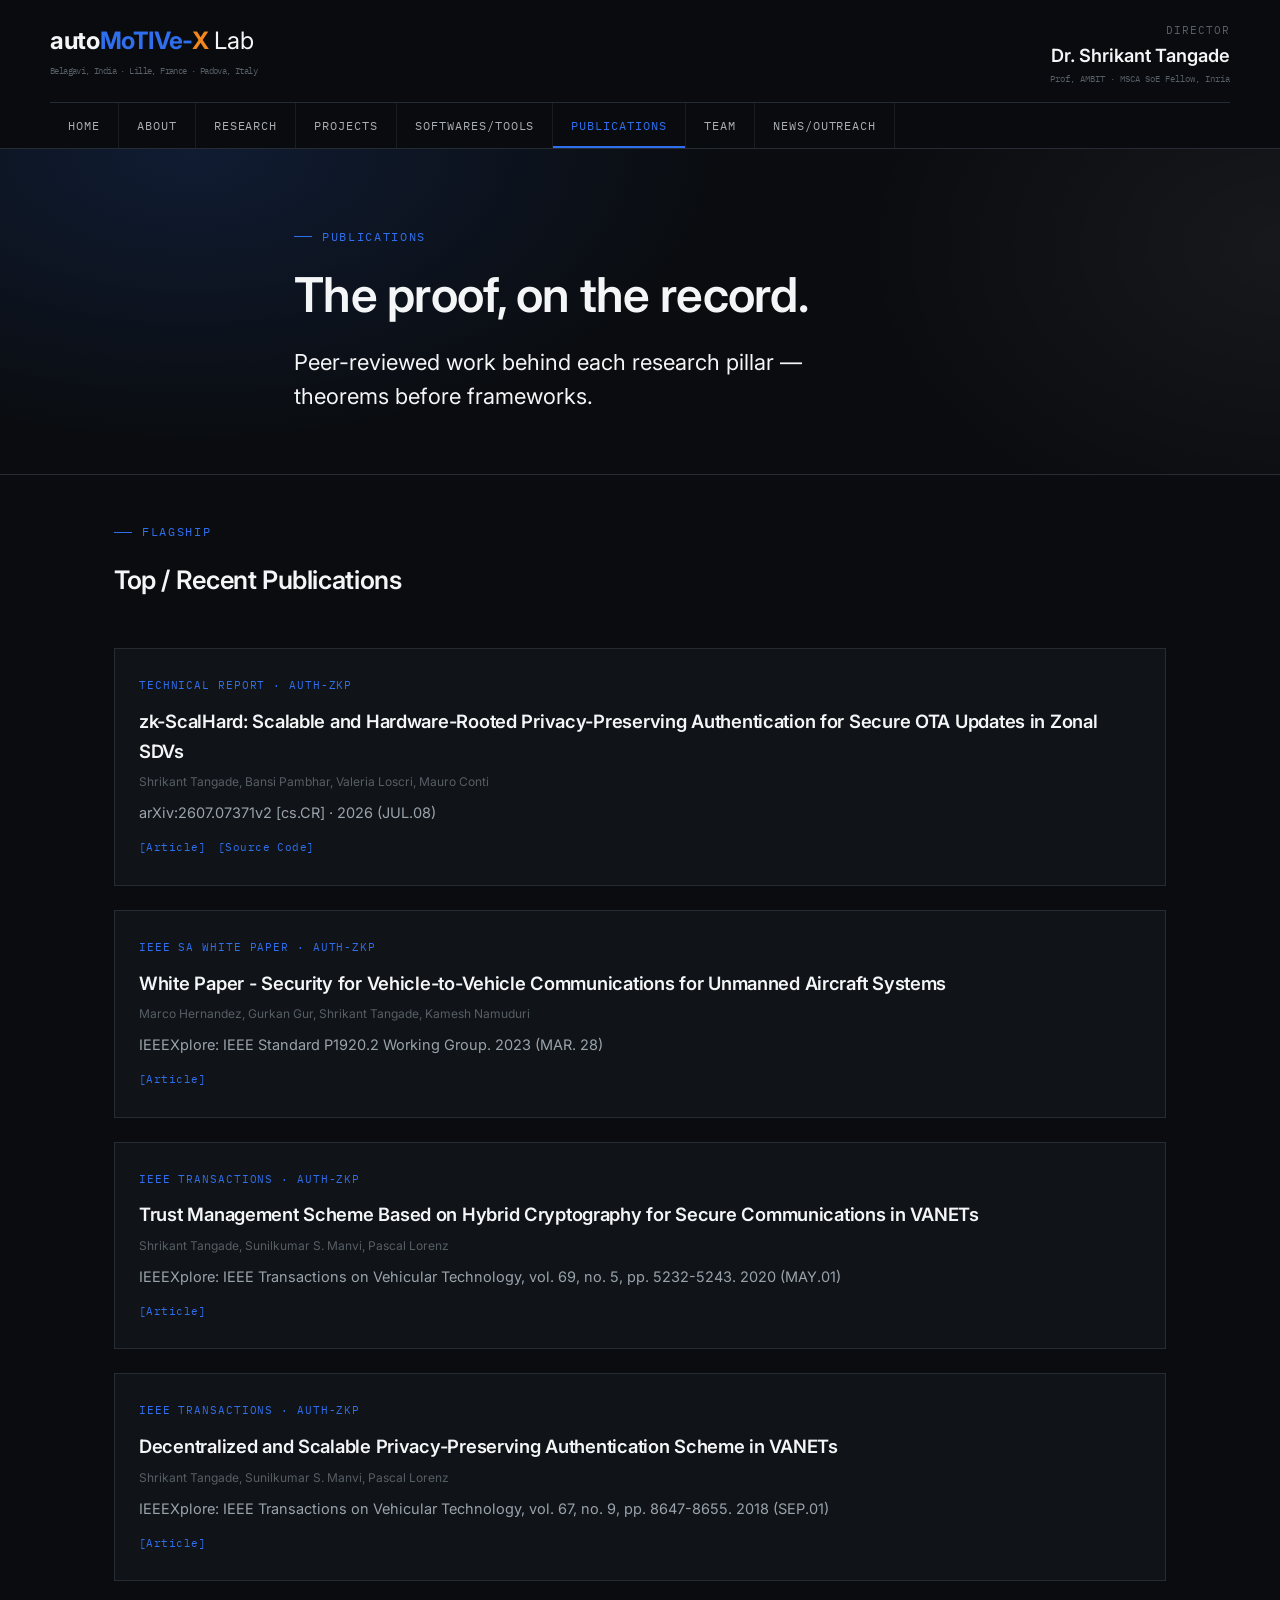
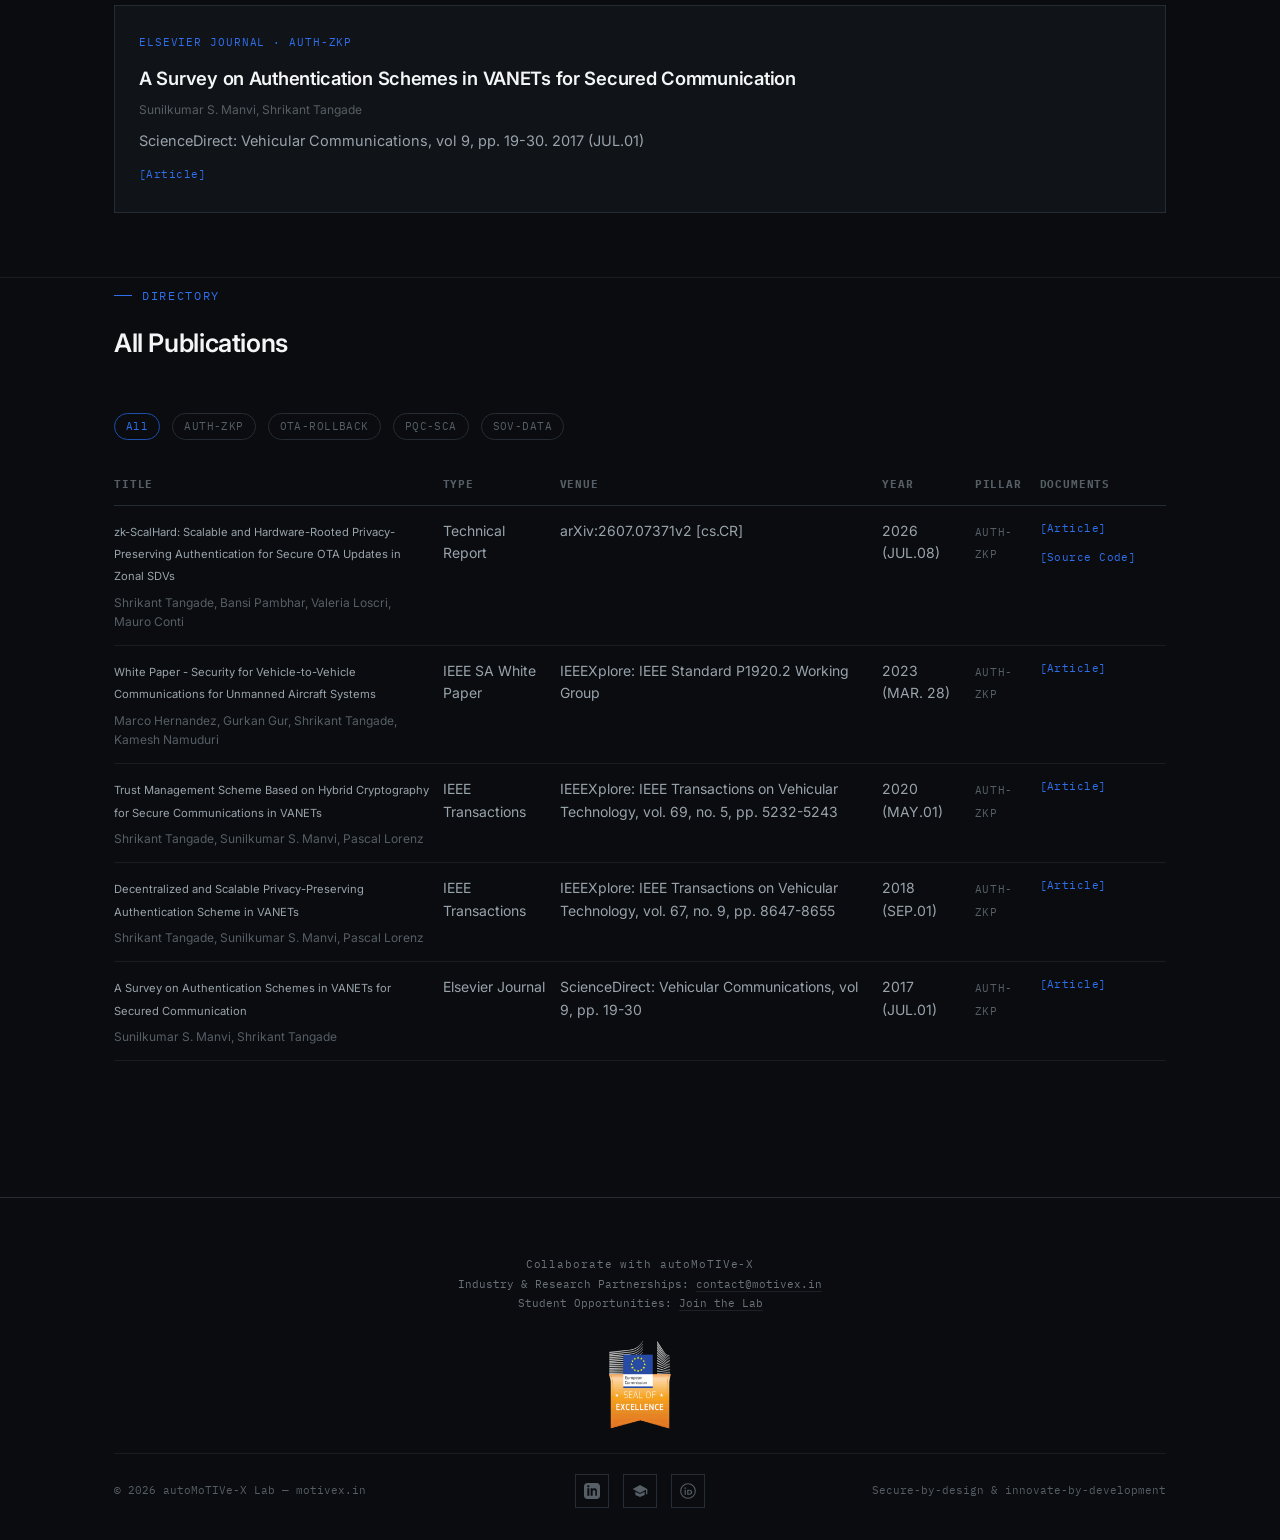
<file: publications.html>
<!doctype html>
<html lang="en">
<head>
<meta charset="UTF-8">
<meta name="viewport" content="width=device-width, initial-scale=1.0">
<title>Publications — autoMoTIVe-X</title>
<meta name="description" content="Peer-reviewed publications from autoMoTIVe-X Lab.">
<link rel="preconnect" href="https://fonts.googleapis.com">
<link rel="preconnect" href="https://fonts.gstatic.com" crossorigin>
<link href="https://fonts.googleapis.com/css2?family=IBM+Plex+Mono:wght@400;500&family=Inter:ital,wght@0,400;0,500;0,600;0,700;1,400&family=Space+Grotesk:wght@500;600;700&display=swap" rel="stylesheet">
<link rel="stylesheet" href="styles.css">
</head>
<body>

<header class="site-header">
  <div class="wrap identity-bar">
    <div class="brand">
      <div class="brand-mark"><span class="brand-wordmark">auto<span class="brand-accent">MoTIVe-<span class="brand-x">X</span></span></span> Lab</div>
      <div class="brand-locations"><b>Belagavi, India</b> · <b>Lille, France</b> · <b>Padova, Italy</b></div>
    </div>
    <div class="director-badge">
      <div class="role">Director</div>
      <div class="name">Dr. Shrikant Tangade</div>
      <div class="titles">Prof, AMBIT · MSCA SoE Fellow, Inria</div>
    </div>
  </div>
  <nav class="site-nav wrap" style="padding:0;">
    <ul class="nav-list">
      <li><a href="index.html">Home</a></li>
      <li><a href="about.html">About</a></li>
      <li><a href="research.html">Research</a></li>
      <li><a href="projects.html">Projects</a></li>
      <li><a href="software-tools.html">Softwares/Tools</a></li>
      <li><a href="publications.html" class="active">Publications</a></li>
      <li><a href="team.html">Team</a></li>
      <li><a href="news.html">News/Outreach</a></li>
    </ul>
  </nav>
</header>

<!-- ============ PAGE HEADER ============ -->
<section class="hero" style="padding:70px 0 60px;">
  <div class="hero-bg"></div>
  <div class="wrap hero-inner" style="max-width:820px;">
    <span class="eyebrow reveal is-visible">Publications</span>
    <h1 class="reveal is-visible" style="font-size:clamp(30px,4.4vw,48px); margin:20px 0 0;">The proof, on the record.</h1>
    <p class="lede reveal is-visible" style="margin-top:22px;">Peer-reviewed work behind each research pillar —<br>theorems before frameworks.</p>
  </div>
</section>

<!-- ============ FLAGSHIP / RECENT PUBLICATIONS ============ -->
<section class="section" style="padding-top:40px; padding-bottom:64px;">
  <div class="wrap">
    <div class="section-head reveal">
      <span class="eyebrow">Flagship</span>
      <h2 style="font-size:clamp(17px,2.43vw,25.5px);">Top / Recent Publications</h2>
    </div>
    <div class="stagger">
      <div class="card reveal" style="width:100%;">
        <span class="code">TECHNICAL REPORT · AUTH-ZKP</span>
        <div class="card-head">
          <h3 style="font-size:clamp(15.2px,1.92vw,18.4px);">zk-ScalHard: Scalable and Hardware-Rooted Privacy-Preserving Authentication for Secure OTA Updates in Zonal SDVs</h3>
        </div>
        <div class="pub-authors">Shrikant Tangade, Bansi Pambhar, Valeria Loscri, Mauro Conti</div>
        <p style="margin-top:10px;">arXiv:2607.07371v2 [cs.CR] · 2026 (JUL.08)</p>
        <div class="pub-links" style="margin-top:14px;">
          <a href="https://arxiv.org/abs/2607.07371" target="_blank" rel="noopener" class="pub-link">[Article]</a>
          <a href="https://github.com/autoMoTIVe-X/zk-ScalHard" target="_blank" rel="noopener" class="pub-link">[Source Code]</a>
        </div>
      </div>

      <div class="card reveal" style="width:100%; margin-top:24px;">
        <span class="code">IEEE SA WHITE PAPER · AUTH-ZKP</span>
        <div class="card-head">
          <h3 style="font-size:clamp(15.2px,1.92vw,18.4px);">White Paper - Security for Vehicle-to-Vehicle Communications for Unmanned Aircraft Systems</h3>
        </div>
        <div class="pub-authors">Marco Hernandez, Gurkan Gur, Shrikant Tangade, Kamesh Namuduri</div>
        <p style="margin-top:10px;">IEEEXplore: IEEE Standard P1920.2 Working Group. 2023 (MAR. 28)</p>
        <div class="pub-links" style="margin-top:14px;">
          <a href="https://ieeexplore.ieee.org/abstract/document/10085744/keywords#keywords" target="_blank" rel="noopener" class="pub-link">[Article]</a>
        </div>
      </div>

      <div class="card reveal" style="width:100%; margin-top:24px;">
        <span class="code">IEEE TRANSACTIONS · AUTH-ZKP</span>
        <div class="card-head">
          <h3 style="font-size:clamp(15.2px,1.92vw,18.4px);">Trust Management Scheme Based on Hybrid Cryptography for Secure Communications in VANETs</h3>
        </div>
        <div class="pub-authors">Shrikant Tangade, Sunilkumar S. Manvi, Pascal Lorenz</div>
        <p style="margin-top:10px;">IEEEXplore: IEEE Transactions on Vehicular Technology, vol. 69, no. 5, pp. 5232-5243. 2020 (MAY.01)</p>
        <div class="pub-links" style="margin-top:14px;">
          <a href="https://ieeexplore.ieee.org/abstract/document/9040657" target="_blank" rel="noopener" class="pub-link">[Article]</a>
        </div>
      </div>

      <div class="card reveal" style="width:100%; margin-top:24px;">
        <span class="code">IEEE TRANSACTIONS · AUTH-ZKP</span>
        <div class="card-head">
          <h3 style="font-size:clamp(15.2px,1.92vw,18.4px);">Decentralized and Scalable Privacy-Preserving Authentication Scheme in VANETs</h3>
        </div>
        <div class="pub-authors">Shrikant Tangade, Sunilkumar S. Manvi, Pascal Lorenz</div>
        <p style="margin-top:10px;">IEEEXplore: IEEE Transactions on Vehicular Technology, vol. 67, no. 9, pp. 8647-8655. 2018 (SEP.01)</p>
        <div class="pub-links" style="margin-top:14px;">
          <a href="https://ieeexplore.ieee.org/abstract/document/8363010" target="_blank" rel="noopener" class="pub-link">[Article]</a>
        </div>
      </div>

      <div class="card reveal" style="width:100%; margin-top:24px;">
        <span class="code">ELSEVIER JOURNAL · AUTH-ZKP</span>
        <div class="card-head">
          <h3 style="font-size:clamp(15.2px,1.92vw,18.4px);">A Survey on Authentication Schemes in VANETs for Secured Communication</h3>
        </div>
        <div class="pub-authors">Sunilkumar S. Manvi, Shrikant Tangade</div>
        <p style="margin-top:10px;">ScienceDirect: Vehicular Communications, vol 9, pp. 19-30. 2017 (JUL.01)</p>
        <div class="pub-links" style="margin-top:14px;">
          <a href="https://www.sciencedirect.com/science/article/abs/pii/S2214209616300018" target="_blank" rel="noopener" class="pub-link">[Article]</a>
        </div>
      </div>
    </div>
  </div>
</section>

<!-- ============ ALL PUBLICATIONS ============ -->
<section class="section section-tight" style="padding-top:0;">
  <div class="wrap">
    <div class="section-head reveal">
      <span class="eyebrow">Directory</span>
      <h2 style="font-size:clamp(17px,2.43vw,25.5px);">All Publications</h2>
    </div>
    <div class="pub-filters" style="margin-bottom:28px;">
      <span class="pill active" data-filter="all">All</span>
      <span class="pill" data-filter="AUTH-ZKP">AUTH-ZKP</span>
      <span class="pill" data-filter="OTA-ROLLBACK">OTA-ROLLBACK</span>
      <span class="pill" data-filter="PQC-SCA">PQC-SCA</span>
      <span class="pill" data-filter="SOV-DATA">SOV-DATA</span>
    </div>

    <div style="overflow-x:auto;">
      <table class="data-table">
        <thead>
          <tr><th>Title</th><th>Type</th><th>Venue</th><th>Year</th><th>Pillar</th><th>Documents</th></tr>
        </thead>
        <tbody id="pub-table-body">
          <tr data-pillar="AUTH-ZKP" data-date="2026-07-08">
            <td>
              <span style="font-size:11.2px;">zk-ScalHard: Scalable and Hardware-Rooted Privacy-Preserving Authentication for Secure OTA Updates in Zonal SDVs</span>
              <div class="pub-authors">Shrikant Tangade, Bansi Pambhar, Valeria Loscri, Mauro Conti</div>
            </td>
            <td>Technical Report</td>
            <td>arXiv:2607.07371v2 [cs.CR]</td>
            <td>2026 (JUL.08)</td>
            <td><span class="pub-pillar-tag">AUTH-ZKP</span></td>
            <td>
              <div class="pub-links">
                <a href="https://arxiv.org/abs/2607.07371" target="_blank" rel="noopener" class="pub-link">[Article]</a>
                <a href="https://github.com/autoMoTIVe-X/zk-ScalHard" target="_blank" rel="noopener" class="pub-link">[Source Code]</a>
              </div>
            </td>
          </tr>
          <tr data-pillar="AUTH-ZKP" data-date="2023-03-28">
            <td>
              <span style="font-size:11.2px;">White Paper - Security for Vehicle-to-Vehicle Communications for Unmanned Aircraft Systems</span>
              <div class="pub-authors">Marco Hernandez, Gurkan Gur, Shrikant Tangade, Kamesh Namuduri</div>
            </td>
            <td>IEEE SA White Paper</td>
            <td>IEEEXplore: IEEE Standard P1920.2 Working Group</td>
            <td>2023 (MAR. 28)</td>
            <td><span class="pub-pillar-tag">AUTH-ZKP</span></td>
            <td>
              <div class="pub-links">
                <a href="https://ieeexplore.ieee.org/abstract/document/10085744/keywords#keywords" target="_blank" rel="noopener" class="pub-link">[Article]</a>
              </div>
            </td>
          </tr>
          <tr data-pillar="AUTH-ZKP" data-date="2020-05-01">
            <td>
              <span style="font-size:11.2px;">Trust Management Scheme Based on Hybrid Cryptography for Secure Communications in VANETs</span>
              <div class="pub-authors">Shrikant Tangade, Sunilkumar S. Manvi, Pascal Lorenz</div>
            </td>
            <td>IEEE Transactions</td>
            <td>IEEEXplore: IEEE Transactions on Vehicular Technology, vol. 69, no. 5, pp. 5232-5243</td>
            <td>2020 (MAY.01)</td>
            <td><span class="pub-pillar-tag">AUTH-ZKP</span></td>
            <td>
              <div class="pub-links">
                <a href="https://ieeexplore.ieee.org/abstract/document/9040657" target="_blank" rel="noopener" class="pub-link">[Article]</a>
              </div>
            </td>
          </tr>
          <tr data-pillar="AUTH-ZKP" data-date="2018-09-01">
            <td>
              <span style="font-size:11.2px;">Decentralized and Scalable Privacy-Preserving Authentication Scheme in VANETs</span>
              <div class="pub-authors">Shrikant Tangade, Sunilkumar S. Manvi, Pascal Lorenz</div>
            </td>
            <td>IEEE Transactions</td>
            <td>IEEEXplore: IEEE Transactions on Vehicular Technology, vol. 67, no. 9, pp. 8647-8655</td>
            <td>2018 (SEP.01)</td>
            <td><span class="pub-pillar-tag">AUTH-ZKP</span></td>
            <td>
              <div class="pub-links">
                <a href="https://ieeexplore.ieee.org/abstract/document/8363010" target="_blank" rel="noopener" class="pub-link">[Article]</a>
              </div>
            </td>
          </tr>
          <tr data-pillar="AUTH-ZKP" data-date="2017-07-01">
            <td>
              <span style="font-size:11.2px;">A Survey on Authentication Schemes in VANETs for Secured Communication</span>
              <div class="pub-authors">Sunilkumar S. Manvi, Shrikant Tangade</div>
            </td>
            <td>Elsevier Journal</td>
            <td>ScienceDirect: Vehicular Communications, vol 9, pp. 19-30</td>
            <td>2017 (JUL.01)</td>
            <td><span class="pub-pillar-tag">AUTH-ZKP</span></td>
            <td>
              <div class="pub-links">
                <a href="https://www.sciencedirect.com/science/article/abs/pii/S2214209616300018" target="_blank" rel="noopener" class="pub-link">[Article]</a>
              </div>
            </td>
          </tr>
        </tbody>
      </table>
    </div>

    <div class="empty-state" id="pub-empty-state" style="margin-top:24px; display:none;">
      <strong>TB updated</strong>
    </div>
  </div>
</section>

<footer class="site-footer">
  <div class="wrap">
    <div class="footer-collab">
      <p class="footer-collab-title">Collaborate with autoMoTIVe-X</p>
      <p>Industry &amp; Research Partnerships: <a href="mailto:contact@motivex.in">contact@motivex.in</a></p>
      <p>Student Opportunities: <a href="team.html">Join the Lab</a></p>
    </div>
    <div class="footer-badge">
      <img src="MSCA_SoE_IMG2.png" alt="MSCA Seal of Excellence — European Commission">    </div>
    <div class="footer-bottom">
      <span>© 2026 autoMoTIVe-X Lab — motivex.in</span>
      <div class="footer-social">
        <a href="https://www.linkedin.com/in/shrikant-tangade/" target="_blank" rel="noopener" aria-label="LinkedIn">
          <svg viewBox="0 0 24 24" fill="currentColor" aria-hidden="true"><path d="M19 0h-14c-2.76 0-5 2.24-5 5v14c0 2.76 2.24 5 5 5h14c2.76 0 5-2.24 5-5v-14c0-2.76-2.24-5-5-5zm-11 19h-3v-11h3v11zm-1.5-12.28c-.97 0-1.75-.79-1.75-1.75s.78-1.75 1.75-1.75 1.75.79 1.75 1.75-.78 1.75-1.75 1.75zm13.5 12.28h-3v-5.6c0-1.34-.03-3.07-1.87-3.07-1.87 0-2.16 1.46-2.16 2.97v5.7h-3v-11h2.88v1.5h.04c.4-.76 1.38-1.56 2.85-1.56 3.05 0 3.61 2.01 3.61 4.62v6.44z"/></svg>
        </a>
        <a href="https://scholar.google.com/citations?user=oL24HkkAAAAJ&hl=en" target="_blank" rel="noopener" aria-label="Google Scholar">
          <svg viewBox="0 0 24 24" fill="currentColor" aria-hidden="true"><path d="M12 3L1 9l11 6 9-4.91V17h2V9L12 3zM5 13.18v4.7L12 21l7-3.12v-4.7l-7 3.5-7-3.5z"/></svg>
        </a>
        <a href="https://orcid.org/0000-0001-5919-3271" target="_blank" rel="noopener" aria-label="ORCID">
          <svg viewBox="0 0 24 24" fill="currentColor" aria-hidden="true">
            <circle cx="12" cy="12" r="11" fill="none" stroke="currentColor" stroke-width="1.6"/>
            <circle cx="7.8" cy="7.7" r="1.15"/>
            <rect x="6.9" y="10.2" width="1.8" height="7.6"/>
            <path d="M10.8 10.2h3.2c2.5 0 4.3 1.65 4.3 3.8s-1.8 3.8-4.3 3.8h-3.2v-7.6zm1.8 1.6v4.4h1.3c1.5 0 2.5-0.95 2.5-2.2s-1-2.2-2.5-2.2h-1.3z"/>
          </svg>
        </a>
      </div>
      <span>Secure-by-design &amp; innovate-by-development</span>
    </div>
  </div>
</footer>

<script src="script.js"></script>
</body>
</html>
</file>
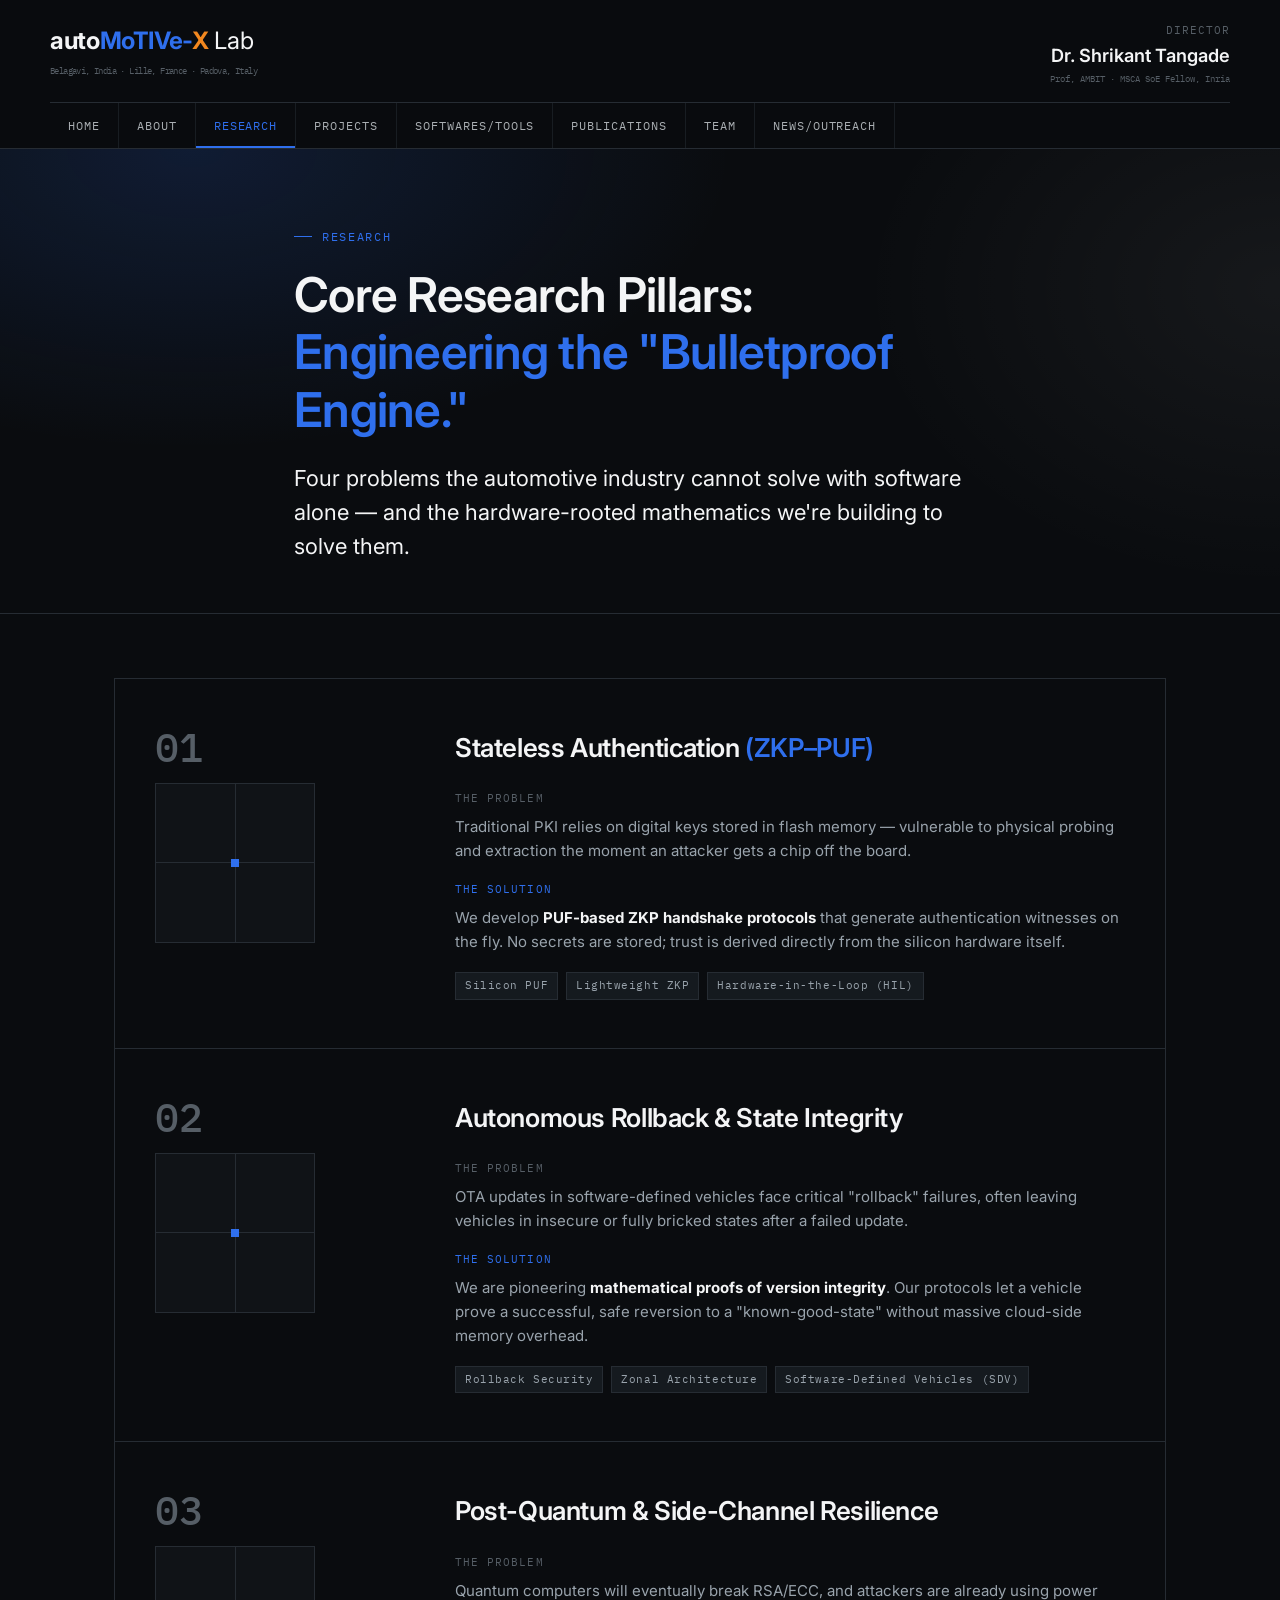
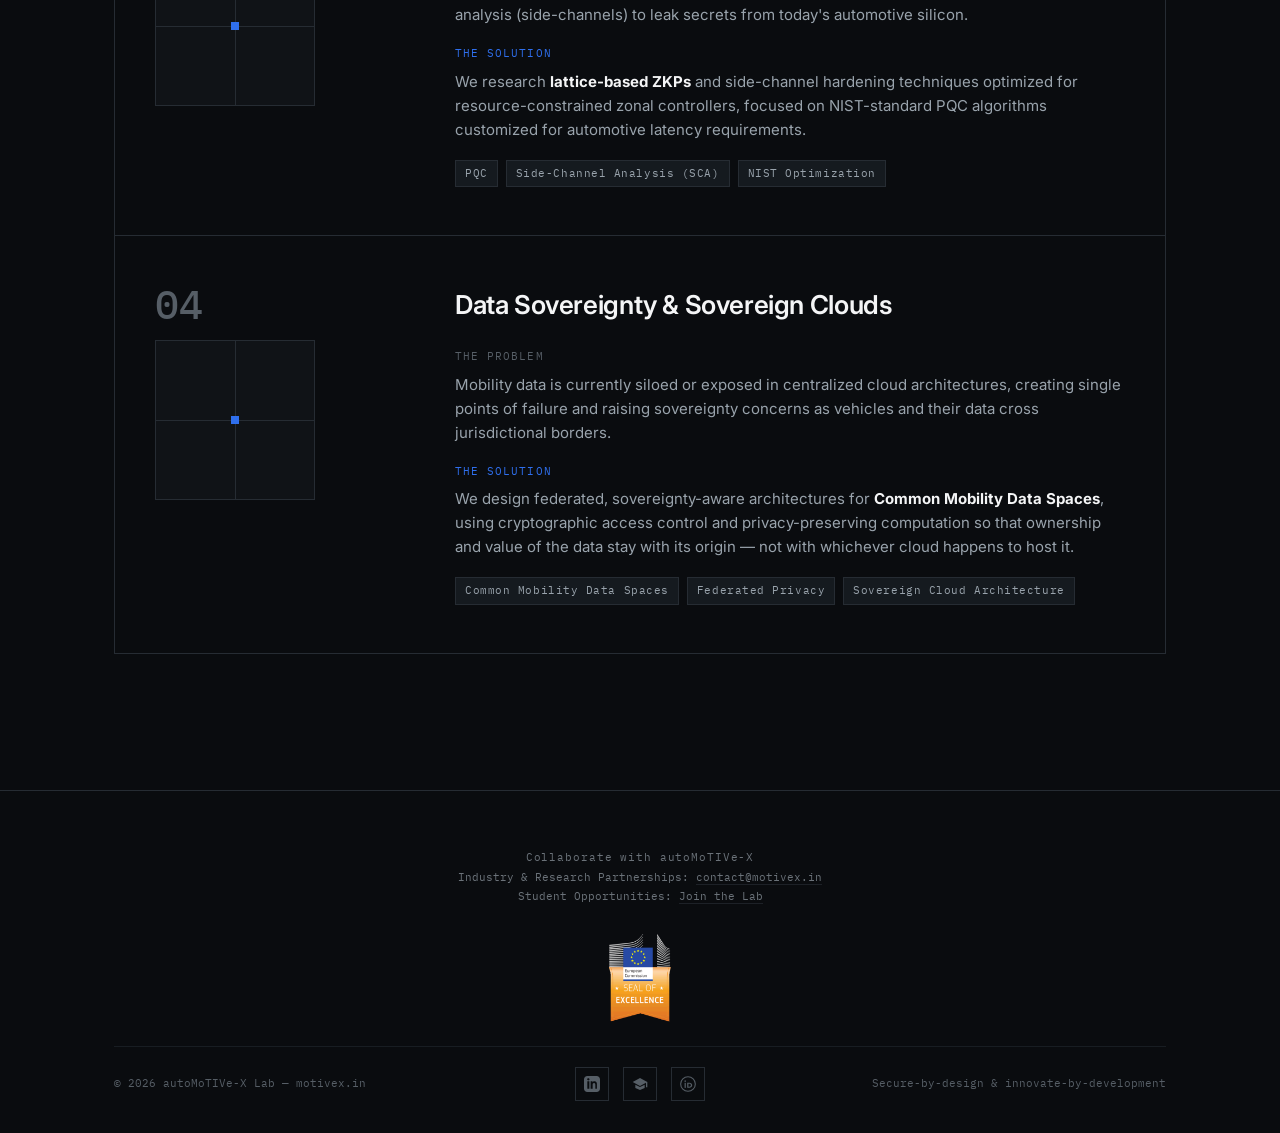
<file: research.html>
<!doctype html>
<html lang="en">
<head>
<meta charset="UTF-8">
<meta name="viewport" content="width=device-width, initial-scale=1.0">
<title>Research Areas — autoMoTIVe-X</title>
<meta name="description" content="Four research pillars: Stateless Authentication (ZKP-PUF), Autonomous Rollback & State Integrity, Post-Quantum & Side-Channel Resilience, and Data Sovereignty & Sovereign Clouds.">
<link rel="preconnect" href="https://fonts.googleapis.com">
<link rel="preconnect" href="https://fonts.gstatic.com" crossorigin>
<link href="https://fonts.googleapis.com/css2?family=IBM+Plex+Mono:wght@400;500&family=Inter:ital,wght@0,400;0,500;0,600;0,700;1,400&display=swap" rel="stylesheet">
<link rel="stylesheet" href="styles.css">
</head>
<body>

<header class="site-header">
  <div class="wrap identity-bar">
    <div class="brand">
      <div class="brand-mark"><span class="brand-wordmark">auto<span class="brand-accent">MoTIVe-<span class="brand-x">X</span></span></span> Lab</div>
      <div class="brand-locations"><b>Belagavi, India</b> · <b>Lille, France</b> · <b>Padova, Italy</b></div>
    </div>
    <div class="director-badge">
      <div class="role">Director</div>
      <div class="name">Dr. Shrikant Tangade</div>
      <div class="titles">Prof, AMBIT · MSCA SoE Fellow, Inria</div>
    </div>
  </div>
  <nav class="site-nav wrap" style="padding:0;">
    <ul class="nav-list">
      <li><a href="index.html">Home</a></li>
      <li><a href="about.html">About</a></li>
      <li><a href="research.html" class="active">Research</a></li>
      <li><a href="projects.html">Projects</a></li>
      <li><a href="software-tools.html">Softwares/Tools</a></li>
      <li><a href="publications.html">Publications</a></li>
      <li><a href="team.html">Team</a></li>
      <li><a href="news.html">News/Outreach</a></li>
    </ul>
  </nav>
</header>

<!-- ============ PAGE HEADER ============ -->
<section class="hero" style="padding:70px 0 50px;">
  <div class="hero-bg"></div>
  <div class="wrap hero-inner" style="max-width:820px;">
    <span class="eyebrow reveal is-visible">Research</span>
    <h1 class="reveal is-visible" style="font-size:clamp(30px,4.4vw,48px); margin:20px 0 0;">Core Research Pillars:<span class="line2">Engineering the "Bulletproof Engine."</span></h1>
    <p class="lede reveal is-visible" style="margin-top:22px;">Four problems the automotive industry cannot solve with software alone — and the hardware-rooted mathematics we're building to solve them.</p>
  </div>
</section>

<!-- ============ PILLARS ============ -->
<section class="section" style="padding-top:64px;">
  <div class="wrap">
    <div class="pillars stagger">

      <!-- PILLAR 1 -->
      <article class="pillar reveal">
        <div class="pillar-id">
          <span class="pillar-num">01</span>
          <div class="pillar-fp" aria-hidden="true"></div>
        </div>
        <div class="pillar-body">
          <h3>Stateless Authentication <span style="color:var(--accent);">(ZKP–PUF)</span></h3>
          <div class="pillar-block problem">
            <span class="label">The Problem</span>
            <p>Traditional PKI relies on digital keys stored in flash memory — vulnerable to physical probing and extraction the moment an attacker gets a chip off the board.</p>
          </div>
          <div class="pillar-block solution">
            <span class="label">The Solution</span>
            <p>We develop <strong style="color:var(--text)">PUF-based ZKP handshake protocols</strong> that generate authentication witnesses on the fly. No secrets are stored; trust is derived directly from the silicon hardware itself.</p>
          </div>
          <div class="pillar-keywords">
            <span class="tag">Silicon PUF</span>
            <span class="tag">Lightweight ZKP</span>
            <span class="tag">Hardware-in-the-Loop (HIL)</span>
          </div>
        </div>
      </article>

      <!-- PILLAR 2 -->
      <article class="pillar reveal">
        <div class="pillar-id">
          <span class="pillar-num">02</span>
          <div class="pillar-fp" aria-hidden="true"></div>
        </div>
        <div class="pillar-body">
          <h3>Autonomous Rollback &amp; State Integrity</h3>
          <div class="pillar-block problem">
            <span class="label">The Problem</span>
            <p>OTA updates in software-defined vehicles face critical "rollback" failures, often leaving vehicles in insecure or fully bricked states after a failed update.</p>
          </div>
          <div class="pillar-block solution">
            <span class="label">The Solution</span>
            <p>We are pioneering <strong style="color:var(--text)">mathematical proofs of version integrity</strong>. Our protocols let a vehicle prove a successful, safe reversion to a "known-good-state" without massive cloud-side memory overhead.</p>
          </div>
          <div class="pillar-keywords">
            <span class="tag">Rollback Security</span>
            <span class="tag">Zonal Architecture</span>
            <span class="tag">Software-Defined Vehicles (SDV)</span>
          </div>
        </div>
      </article>

      <!-- PILLAR 3 -->
      <article class="pillar reveal">
        <div class="pillar-id">
          <span class="pillar-num">03</span>
          <div class="pillar-fp" aria-hidden="true"></div>
        </div>
        <div class="pillar-body">
          <h3>Post-Quantum &amp; Side-Channel Resilience</h3>
          <div class="pillar-block problem">
            <span class="label">The Problem</span>
            <p>Quantum computers will eventually break RSA/ECC, and attackers are already using power analysis (side-channels) to leak secrets from today's automotive silicon.</p>
          </div>
          <div class="pillar-block solution">
            <span class="label">The Solution</span>
            <p>We research <strong style="color:var(--text)">lattice-based ZKPs</strong> and side-channel hardening techniques optimized for resource-constrained zonal controllers, focused on NIST-standard PQC algorithms customized for automotive latency requirements.</p>
          </div>
          <div class="pillar-keywords">
            <span class="tag">PQC</span>
            <span class="tag">Side-Channel Analysis (SCA)</span>
            <span class="tag">NIST Optimization</span>
          </div>
        </div>
      </article>

      <!-- PILLAR 4 -->
      <article class="pillar reveal">
        <div class="pillar-id">
          <span class="pillar-num">04</span>
          <div class="pillar-fp" aria-hidden="true"></div>
        </div>
        <div class="pillar-body">
          <h3>Data Sovereignty &amp; Sovereign Clouds</h3>
          <div class="pillar-block problem">
            <span class="label">The Problem</span>
            <p>Mobility data is currently siloed or exposed in centralized cloud architectures, creating single points of failure and raising sovereignty concerns as vehicles and their data cross jurisdictional borders.</p>
          </div>
          <div class="pillar-block solution">
            <span class="label">The Solution</span>
            <p>We design federated, sovereignty-aware architectures for <strong style="color:var(--text)">Common Mobility Data Spaces</strong>, using cryptographic access control and privacy-preserving computation so that ownership and value of the data stay with its origin — not with whichever cloud happens to host it.</p>
          </div>
          <div class="pillar-keywords">
            <span class="tag">Common Mobility Data Spaces</span>
            <span class="tag">Federated Privacy</span>
            <span class="tag">Sovereign Cloud Architecture</span>
          </div>
        </div>
      </article>

    </div>
  </div>
</section>

<footer class="site-footer">
  <div class="wrap">
    <div class="footer-collab">
      <p class="footer-collab-title">Collaborate with autoMoTIVe-X</p>
      <p>Industry &amp; Research Partnerships: <a href="mailto:contact@motivex.in">contact@motivex.in</a></p>
      <p>Student Opportunities: <a href="team.html">Join the Lab</a></p>
    </div>
    <div class="footer-badge">
      <img src="MSCA_SoE_IMG2.png" alt="MSCA Seal of Excellence — European Commission">    </div>
    <div class="footer-bottom">
      <span>© 2026 autoMoTIVe-X Lab — motivex.in</span>
      <div class="footer-social">
        <a href="https://www.linkedin.com/in/shrikant-tangade/" target="_blank" rel="noopener" aria-label="LinkedIn">
          <svg viewBox="0 0 24 24" fill="currentColor" aria-hidden="true"><path d="M19 0h-14c-2.76 0-5 2.24-5 5v14c0 2.76 2.24 5 5 5h14c2.76 0 5-2.24 5-5v-14c0-2.76-2.24-5-5-5zm-11 19h-3v-11h3v11zm-1.5-12.28c-.97 0-1.75-.79-1.75-1.75s.78-1.75 1.75-1.75 1.75.79 1.75 1.75-.78 1.75-1.75 1.75zm13.5 12.28h-3v-5.6c0-1.34-.03-3.07-1.87-3.07-1.87 0-2.16 1.46-2.16 2.97v5.7h-3v-11h2.88v1.5h.04c.4-.76 1.38-1.56 2.85-1.56 3.05 0 3.61 2.01 3.61 4.62v6.44z"/></svg>
        </a>
        <a href="https://scholar.google.com/citations?user=oL24HkkAAAAJ&hl=en" target="_blank" rel="noopener" aria-label="Google Scholar">
          <svg viewBox="0 0 24 24" fill="currentColor" aria-hidden="true"><path d="M12 3L1 9l11 6 9-4.91V17h2V9L12 3zM5 13.18v4.7L12 21l7-3.12v-4.7l-7 3.5-7-3.5z"/></svg>
        </a>
        <a href="https://orcid.org/0000-0001-5919-3271" target="_blank" rel="noopener" aria-label="ORCID">
          <svg viewBox="0 0 24 24" fill="currentColor" aria-hidden="true">
            <circle cx="12" cy="12" r="11" fill="none" stroke="currentColor" stroke-width="1.6"/>
            <circle cx="7.8" cy="7.7" r="1.15"/>
            <rect x="6.9" y="10.2" width="1.8" height="7.6"/>
            <path d="M10.8 10.2h3.2c2.5 0 4.3 1.65 4.3 3.8s-1.8 3.8-4.3 3.8h-3.2v-7.6zm1.8 1.6v4.4h1.3c1.5 0 2.5-0.95 2.5-2.2s-1-2.2-2.5-2.2h-1.3z"/>
          </svg>
        </a>
      </div>
      <span>Secure-by-design &amp; innovate-by-development</span>
    </div>
  </div>
</footer>

<script src="script.js"></script>
</body>
</html>
</file>
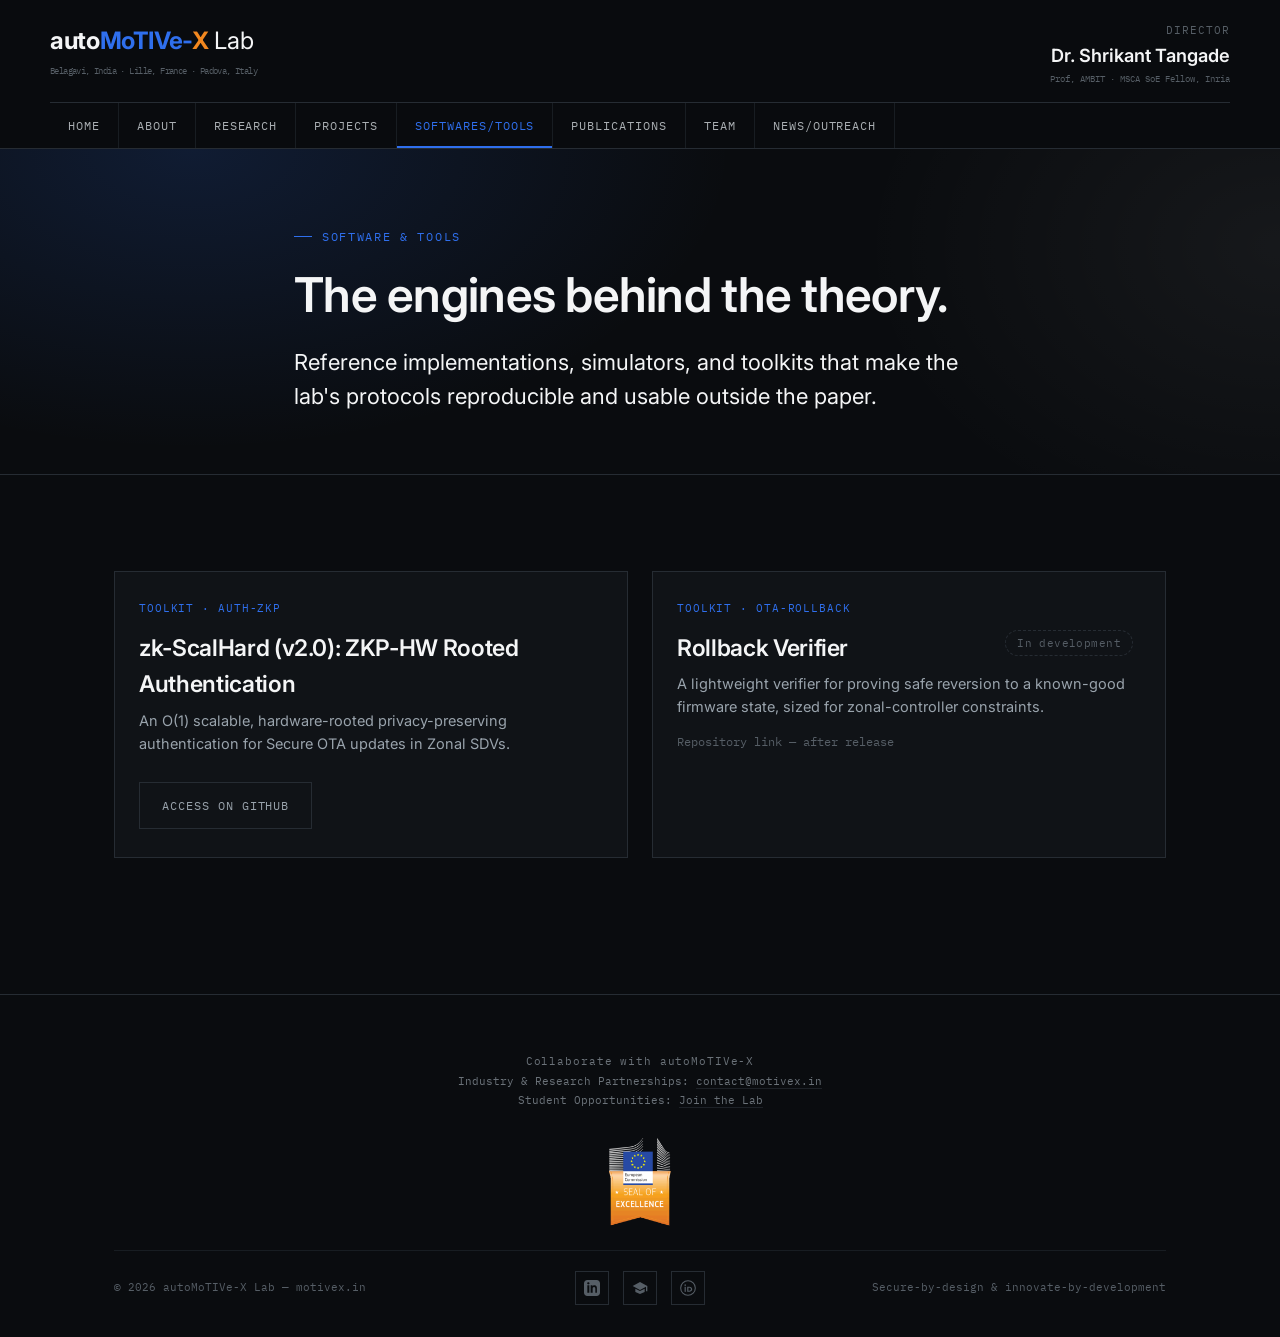
<file: software-tools.html>
<!doctype html>
<html lang="en">
<head>
<meta charset="UTF-8">
<meta name="viewport" content="width=device-width, initial-scale=1.0">
<title>Software &amp; Tools — autoMoTIVe-X</title>
<meta name="description" content="Open engines and tools coming out of autoMoTIVe-X Lab research.">
<link rel="preconnect" href="https://fonts.googleapis.com">
<link rel="preconnect" href="https://fonts.gstatic.com" crossorigin>
<link href="https://fonts.googleapis.com/css2?family=IBM+Plex+Mono:wght@400;500&family=Inter:ital,wght@0,400;0,500;0,600;0,700;1,400&family=Space+Grotesk:wght@500;600;700&display=swap" rel="stylesheet">
<link rel="stylesheet" href="styles.css">
</head>
<body>

<header class="site-header">
  <div class="wrap identity-bar">
    <div class="brand">
      <div class="brand-mark"><span class="brand-wordmark">auto<span class="brand-accent">MoTIVe-<span class="brand-x">X</span></span></span> Lab</div>
      <div class="brand-locations"><b>Belagavi, India</b> · <b>Lille, France</b> · <b>Padova, Italy</b></div>
    </div>
    <div class="director-badge">
      <div class="role">Director</div>
      <div class="name">Dr. Shrikant Tangade</div>
      <div class="titles">Prof, AMBIT · MSCA SoE Fellow, Inria</div>
    </div>
  </div>
  <nav class="site-nav wrap" style="padding:0;">
    <ul class="nav-list">
      <li><a href="index.html">Home</a></li>
      <li><a href="about.html">About</a></li>
      <li><a href="research.html">Research</a></li>
      <li><a href="projects.html">Projects</a></li>
      <li><a href="software-tools.html" class="active">Softwares/Tools</a></li>
      <li><a href="publications.html">Publications</a></li>
      <li><a href="team.html">Team</a></li>
      <li><a href="news.html">News/Outreach</a></li>
    </ul>
  </nav>
</header>

<!-- ============ PAGE HEADER ============ -->
<section class="hero" style="padding:70px 0 60px;">
  <div class="hero-bg"></div>
  <div class="wrap hero-inner" style="max-width:820px;">
    <span class="eyebrow reveal is-visible">Software &amp; Tools</span>
    <h1 class="reveal is-visible" style="font-size:clamp(30px,4.4vw,48px); margin:20px 0 0;">The engines behind the theory.</h1>
    <p class="lede reveal is-visible" style="margin-top:22px;">Reference implementations, simulators, and toolkits that make the lab's protocols reproducible and usable outside the paper.</p>
  </div>
</section>

<!-- ============ TOOLS ============ -->
<section class="section">
  <div class="wrap">
    <div class="card-grid-2 stagger">

      <div class="card reveal">
        <span class="code">TOOLKIT · AUTH-ZKP</span>
        <div class="card-head">
          <h3>zk-ScalHard (v2.0): ZKP-HW Rooted Authentication</h3>
        </div>
        <p>An O(1) scalable, hardware-rooted privacy-preserving authentication for Secure OTA updates in Zonal SDVs.</p>
        <a href="https://github.com/autoMoTIVe-X/zk-ScalHard" target="_blank" rel="noopener" class="btn ghost" style="margin-top:12px;">Access on GitHub</a>
      </div>

      <div class="card reveal">
        <span class="code">TOOLKIT · OTA-ROLLBACK</span>
        <div class="card-head">
          <h3>Rollback Verifier</h3>
          <span class="pill planned">In development</span>
        </div>
        <p>A lightweight verifier for proving safe reversion to a known-good firmware state, sized for zonal-controller constraints.</p>
        <div style="font-family:var(--f-mono); font-size:11.5px; color:var(--text-faint); margin-top:12px;">Repository link — after release</div>
      </div>

    </div>

  </div>
</section>

<footer class="site-footer">
  <div class="wrap">
    <div class="footer-collab">
      <p class="footer-collab-title">Collaborate with autoMoTIVe-X</p>
      <p>Industry &amp; Research Partnerships: <a href="mailto:contact@motivex.in">contact@motivex.in</a></p>
      <p>Student Opportunities: <a href="team.html">Join the Lab</a></p>
    </div>
    <div class="footer-badge">
      <img src="MSCA_SoE_IMG2.png" alt="MSCA Seal of Excellence — European Commission">    </div>
    <div class="footer-bottom">
      <span>© 2026 autoMoTIVe-X Lab — motivex.in</span>
      <div class="footer-social">
        <a href="https://www.linkedin.com/in/shrikant-tangade/" target="_blank" rel="noopener" aria-label="LinkedIn">
          <svg viewBox="0 0 24 24" fill="currentColor" aria-hidden="true"><path d="M19 0h-14c-2.76 0-5 2.24-5 5v14c0 2.76 2.24 5 5 5h14c2.76 0 5-2.24 5-5v-14c0-2.76-2.24-5-5-5zm-11 19h-3v-11h3v11zm-1.5-12.28c-.97 0-1.75-.79-1.75-1.75s.78-1.75 1.75-1.75 1.75.79 1.75 1.75-.78 1.75-1.75 1.75zm13.5 12.28h-3v-5.6c0-1.34-.03-3.07-1.87-3.07-1.87 0-2.16 1.46-2.16 2.97v5.7h-3v-11h2.88v1.5h.04c.4-.76 1.38-1.56 2.85-1.56 3.05 0 3.61 2.01 3.61 4.62v6.44z"/></svg>
        </a>
        <a href="https://scholar.google.com/citations?user=oL24HkkAAAAJ&hl=en" target="_blank" rel="noopener" aria-label="Google Scholar">
          <svg viewBox="0 0 24 24" fill="currentColor" aria-hidden="true"><path d="M12 3L1 9l11 6 9-4.91V17h2V9L12 3zM5 13.18v4.7L12 21l7-3.12v-4.7l-7 3.5-7-3.5z"/></svg>
        </a>
        <a href="https://orcid.org/0000-0001-5919-3271" target="_blank" rel="noopener" aria-label="ORCID">
          <svg viewBox="0 0 24 24" fill="currentColor" aria-hidden="true">
            <circle cx="12" cy="12" r="11" fill="none" stroke="currentColor" stroke-width="1.6"/>
            <circle cx="7.8" cy="7.7" r="1.15"/>
            <rect x="6.9" y="10.2" width="1.8" height="7.6"/>
            <path d="M10.8 10.2h3.2c2.5 0 4.3 1.65 4.3 3.8s-1.8 3.8-4.3 3.8h-3.2v-7.6zm1.8 1.6v4.4h1.3c1.5 0 2.5-0.95 2.5-2.2s-1-2.2-2.5-2.2h-1.3z"/>
          </svg>
        </a>
      </div>
      <span>Secure-by-design &amp; innovate-by-development</span>
    </div>
  </div>
</footer>

<script src="script.js"></script>
</body>
</html>
</file>
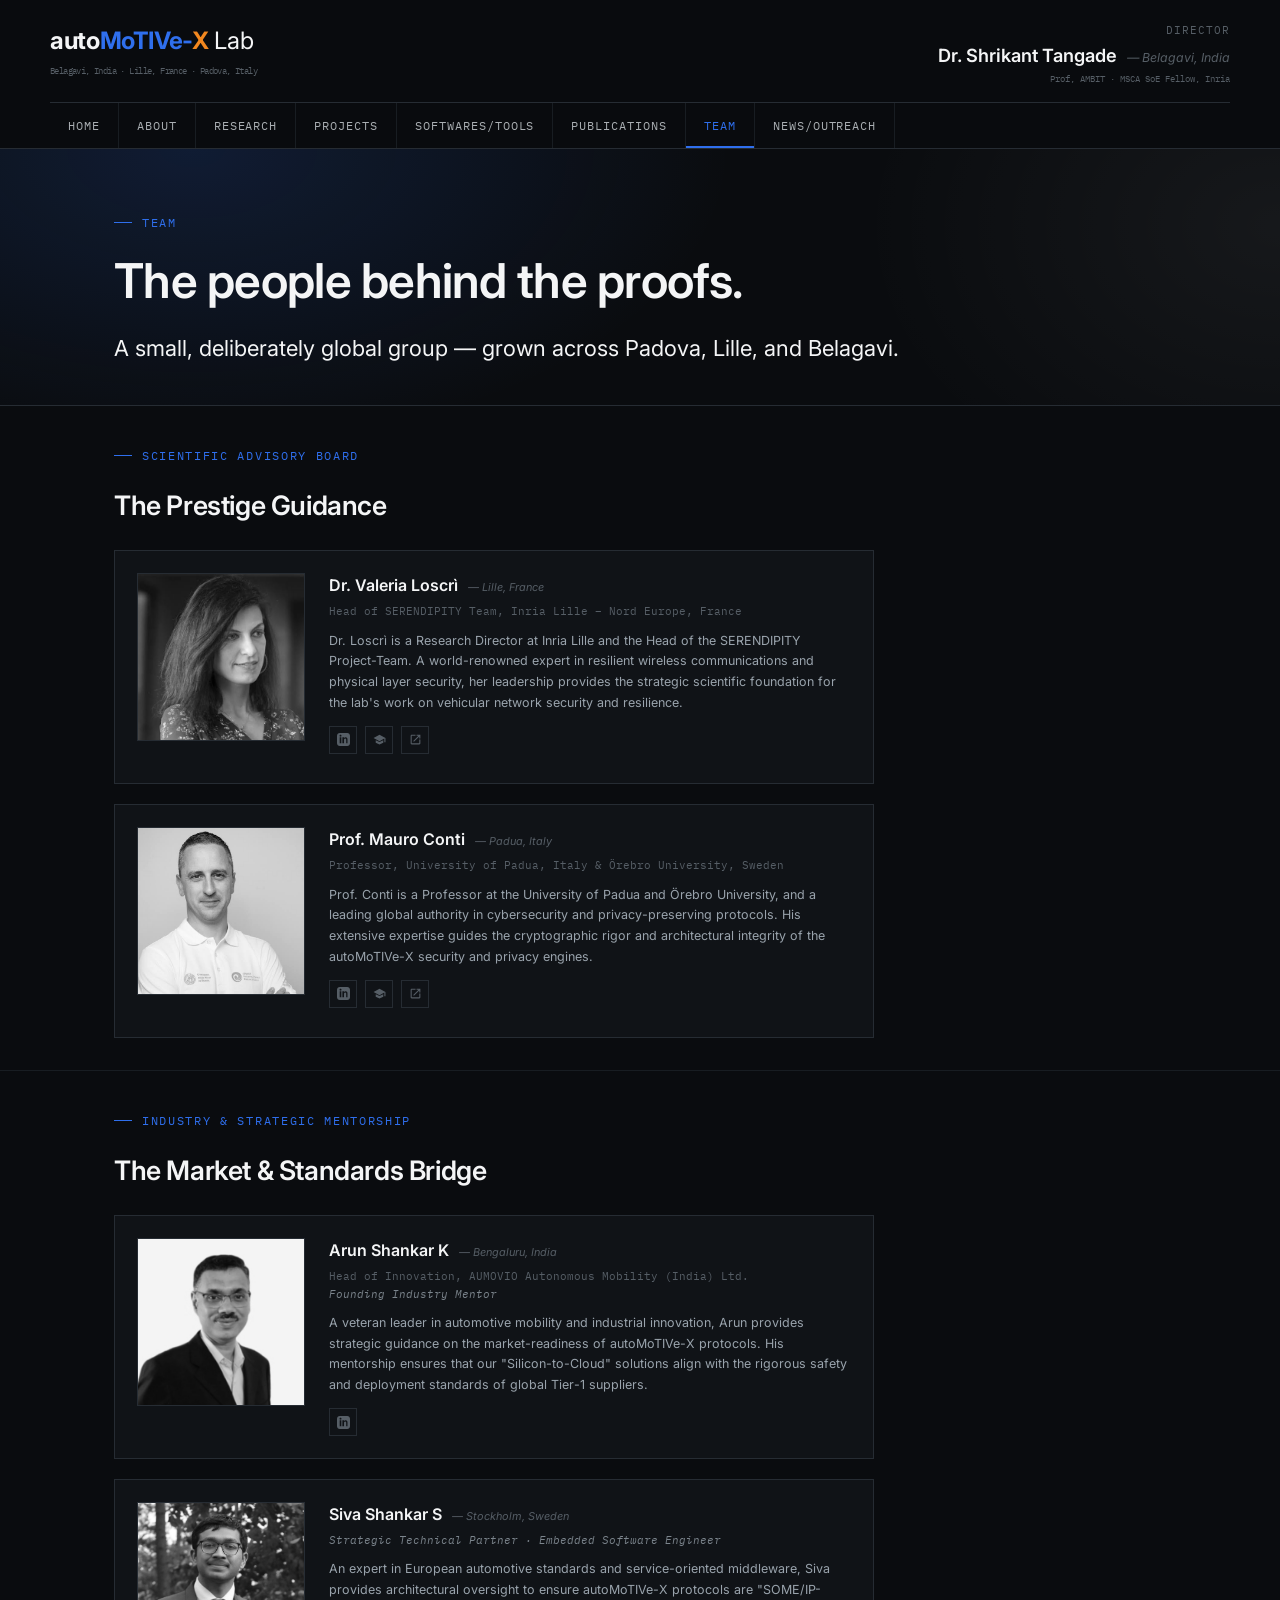
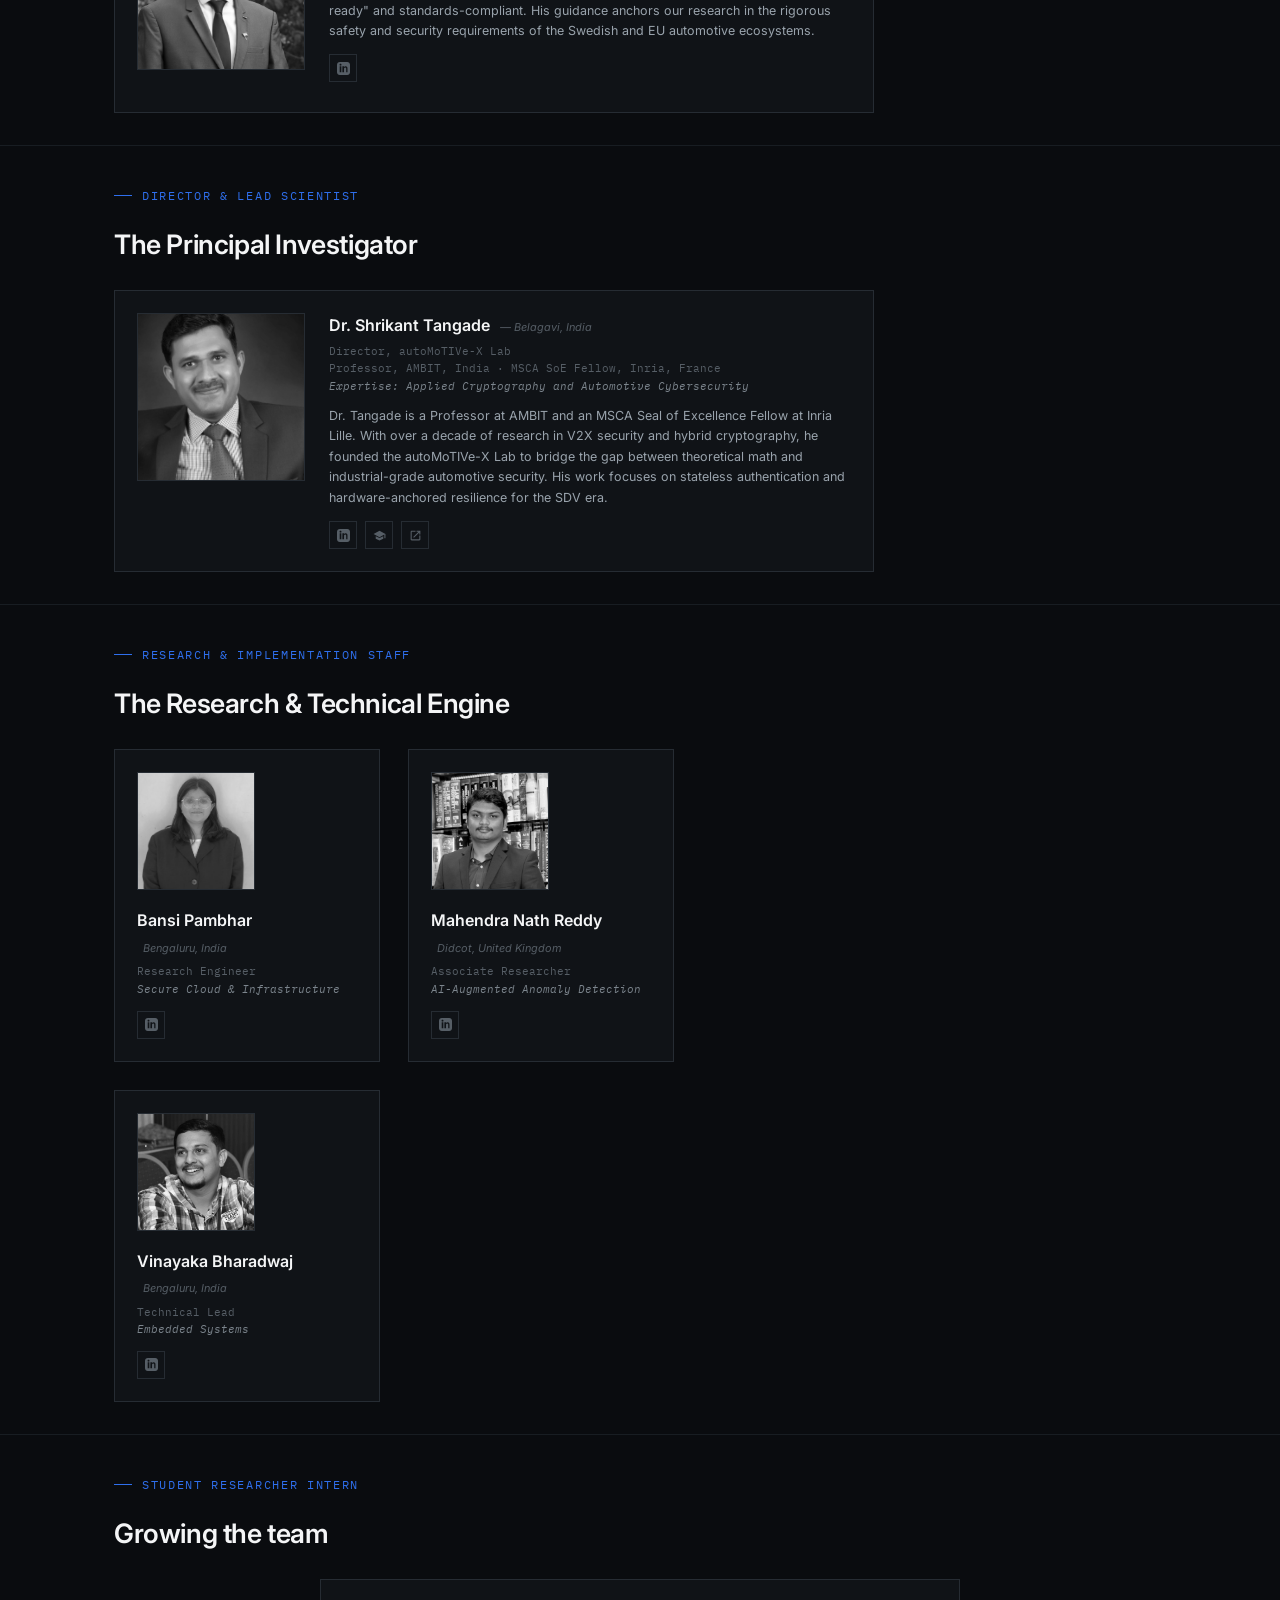
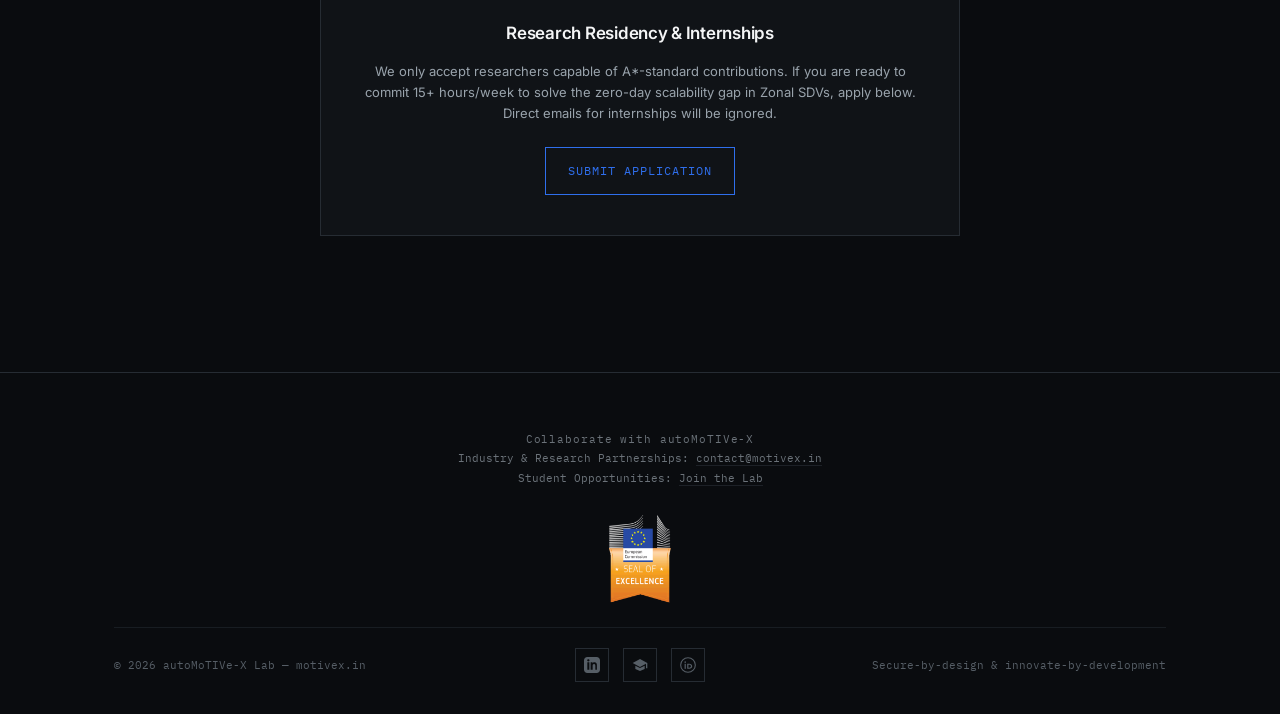
<file: team.html>
<!doctype html>
<html lang="en">
<head>
<meta charset="UTF-8">
<meta name="viewport" content="width=device-width, initial-scale=1.0">
<title>Team — autoMoTIVe-X</title>
<meta name="description" content="The people behind autoMoTIVe-X Lab.">
<link rel="preconnect" href="https://fonts.googleapis.com">
<link rel="preconnect" href="https://fonts.gstatic.com" crossorigin>
<link href="https://fonts.googleapis.com/css2?family=IBM+Plex+Mono:wght@400;500&family=Inter:ital,wght@0,400;0,500;0,600;0,700;1,400&family=Space+Grotesk:wght@500;600;700&display=swap" rel="stylesheet">
<link rel="stylesheet" href="styles.css">
</head>
<body>

<header class="site-header">
  <div class="wrap identity-bar">
    <div class="brand">
      <div class="brand-mark"><span class="brand-wordmark">auto<span class="brand-accent">MoTIVe-<span class="brand-x">X</span></span></span> Lab</div>
      <div class="brand-locations"><b>Belagavi, India</b> · <b>Lille, France</b> · <b>Padova, Italy</b></div>
    </div>
    <div class="director-badge">
      <div class="role">Director</div>
      <div class="name">Dr. Shrikant Tangade <span class="loc">— Belagavi, India</span></div>
      <div class="titles">Prof, AMBIT · MSCA SoE Fellow, Inria</div>
    </div>
  </div>
  <nav class="site-nav wrap" style="padding:0;">
    <ul class="nav-list">
      <li><a href="index.html">Home</a></li>
      <li><a href="about.html">About</a></li>
      <li><a href="research.html">Research</a></li>
      <li><a href="projects.html">Projects</a></li>
      <li><a href="software-tools.html">Softwares/Tools</a></li>
      <li><a href="publications.html">Publications</a></li>
      <li><a href="team.html" class="active">Team</a></li>
      <li><a href="news.html">News/Outreach</a></li>
    </ul>
  </nav>
</header>

<!-- ============ PAGE HEADER ============ -->
<section class="hero" style="padding:56px 0 40px;">
  <div class="hero-bg"></div>
  <div class="wrap hero-inner">
    <span class="eyebrow reveal is-visible">Team</span>
    <h1 class="reveal is-visible" style="font-size:clamp(30px,4.4vw,48px); margin:20px 0 0;">The people behind the proofs.</h1>
    <p class="lede reveal is-visible" style="margin-top:22px;">A small, deliberately global group — grown across Padova, Lille, and Belagavi.</p>
  </div>
</section>

<!-- ============ SECTION 1: SCIENTIFIC ADVISORY BOARD ============ -->
<section class="section" style="padding:32px 0;">
  <div class="wrap">
    <div class="section-head reveal" style="margin-bottom:24px;">
      <span class="eyebrow">Scientific Advisory Board</span>
      <h2 style="font-size:clamp(17.85px,2.55vw,26.8px);">The Prestige Guidance</h2>
    </div>
    <div class="stagger" style="display:flex; flex-direction:column; gap:20px; max-width:760px;">
      <div class="team-card team-card-row reveal">
        <div class="avatar avatar-photo avatar-xl">
          <img src="photo_valeria.jpg" alt="Dr. Valeria Loscrì" style="filter:grayscale(100%);">
        </div>
        <div class="profile-body">
          <div class="name">Dr. Valeria Loscrì <span class="loc">— Lille, France</span></div>
          <div class="titles">Head of SERENDIPITY Team, Inria Lille – Nord Europe, France</div>
          <p class="desc">Dr. Loscrì is a Research Director at Inria Lille and the Head of the SERENDIPITY Project-Team. A world-renowned expert in resilient wireless communications and physical layer security, her leadership provides the strategic scientific foundation for the lab's work on vehicular network security and resilience.</p>
          <div class="profile-social">
            <a href="https://www.linkedin.com/in/loscr%C3%AC-valeria-9218251/" target="_blank" rel="noopener" aria-label="LinkedIn">
              <svg viewBox="0 0 24 24" fill="currentColor" aria-hidden="true"><path d="M19 0h-14c-2.76 0-5 2.24-5 5v14c0 2.76 2.24 5 5 5h14c2.76 0 5-2.24 5-5v-14c0-2.76-2.24-5-5-5zm-11 19h-3v-11h3v11zm-1.5-12.28c-.97 0-1.75-.79-1.75-1.75s.78-1.75 1.75-1.75 1.75.79 1.75 1.75-.78 1.75-1.75 1.75zm13.5 12.28h-3v-5.6c0-1.34-.03-3.07-1.87-3.07-1.87 0-2.16 1.46-2.16 2.97v5.7h-3v-11h2.88v1.5h.04c.4-.76 1.38-1.56 2.85-1.56 3.05 0 3.61 2.01 3.61 4.62v6.44z"/></svg>
            </a>
            <a href="https://scholar.google.com/citations?user=Xnnie98AAAAJ&hl=en" target="_blank" rel="noopener" aria-label="Google Scholar">
              <svg viewBox="0 0 24 24" fill="currentColor" aria-hidden="true"><path d="M12 3L1 9l11 6 9-4.91V17h2V9L12 3zM5 13.18v4.7L12 21l7-3.12v-4.7l-7 3.5-7-3.5z"/></svg>
            </a>
            <a href="https://chercheurs.lille.inria.fr/~loscri/home.html" target="_blank" rel="noopener" aria-label="Full bio">
              <svg viewBox="0 0 24 24" fill="currentColor" aria-hidden="true"><path d="M19 19H5V5h7V3H5c-1.11 0-2 .9-2 2v14c0 1.1.89 2 2 2h14c1.1 0 2-.9 2-2v-7h-2v7zM14 3v2h3.59l-9.83 9.83 1.41 1.41L19 6.41V10h2V3h-7z"/></svg>
            </a>
          </div>
        </div>
      </div>
      <div class="team-card team-card-row reveal">
        <div class="avatar avatar-photo avatar-xl">
          <img src="photo_mauro.jpg" alt="Prof. Mauro Conti" style="filter:grayscale(100%);">
        </div>
        <div class="profile-body">
          <div class="name">Prof. Mauro Conti <span class="loc">— Padua, Italy</span></div>
          <div class="titles">Professor, University of Padua, Italy &amp; Örebro University, Sweden</div>
          <p class="desc">Prof. Conti is a Professor at the University of Padua and Örebro University, and a leading global authority in cybersecurity and privacy-preserving protocols. His extensive expertise guides the cryptographic rigor and architectural integrity of the autoMoTIVe-X security and privacy engines.</p>
          <div class="profile-social">
            <a href="https://www.linkedin.com/in/mauroconti/" target="_blank" rel="noopener" aria-label="LinkedIn">
              <svg viewBox="0 0 24 24" fill="currentColor" aria-hidden="true"><path d="M19 0h-14c-2.76 0-5 2.24-5 5v14c0 2.76 2.24 5 5 5h14c2.76 0 5-2.24 5-5v-14c0-2.76-2.24-5-5-5zm-11 19h-3v-11h3v11zm-1.5-12.28c-.97 0-1.75-.79-1.75-1.75s.78-1.75 1.75-1.75 1.75.79 1.75 1.75-.78 1.75-1.75 1.75zm13.5 12.28h-3v-5.6c0-1.34-.03-3.07-1.87-3.07-1.87 0-2.16 1.46-2.16 2.97v5.7h-3v-11h2.88v1.5h.04c.4-.76 1.38-1.56 2.85-1.56 3.05 0 3.61 2.01 3.61 4.62v6.44z"/></svg>
            </a>
            <a href="https://scholar.google.com/citations?user=0BcsOY8AAAAJ&hl=en" target="_blank" rel="noopener" aria-label="Google Scholar">
              <svg viewBox="0 0 24 24" fill="currentColor" aria-hidden="true"><path d="M12 3L1 9l11 6 9-4.91V17h2V9L12 3zM5 13.18v4.7L12 21l7-3.12v-4.7l-7 3.5-7-3.5z"/></svg>
            </a>
            <a href="https://www.math.unipd.it/~conti/" target="_blank" rel="noopener" aria-label="Full bio">
              <svg viewBox="0 0 24 24" fill="currentColor" aria-hidden="true"><path d="M19 19H5V5h7V3H5c-1.11 0-2 .9-2 2v14c0 1.1.89 2 2 2h14c1.1 0 2-.9 2-2v-7h-2v7zM14 3v2h3.59l-9.83 9.83 1.41 1.41L19 6.41V10h2V3h-7z"/></svg>
            </a>
          </div>
        </div>
      </div>
    </div>
  </div>
</section>

<!-- ============ SECTION 1B: INDUSTRY ADVISORY BOARD ============ -->
<section class="section" style="padding:32px 0;">
  <div class="wrap">
    <div class="section-head reveal" style="margin-bottom:24px;">
      <span class="eyebrow">Industry &amp; Strategic Mentorship</span>
      <h2 style="font-size:clamp(17.85px,2.55vw,26.8px);">The Market &amp; Standards Bridge</h2>
    </div>
    <div class="stagger" style="display:flex; flex-direction:column; gap:20px; max-width:760px;">
      <div class="team-card team-card-row reveal">
        <div class="avatar avatar-photo avatar-xl">
          <img src="photo_arunk.jpg" alt="Arun Shankar K" style="filter:grayscale(100%);">
        </div>
        <div class="profile-body">
          <div class="name">Arun Shankar K <span class="loc">— Bengaluru, India</span></div>
          <div class="titles">Head of Innovation, AUMOVIO Autonomous Mobility (India) Ltd.<br><em style="color: #7C858D;">Founding Industry Mentor</em></div>
          <p class="desc">A veteran leader in automotive mobility and industrial innovation, Arun provides strategic guidance on the market-readiness of autoMoTIVe-X protocols. His mentorship ensures that our "Silicon-to-Cloud" solutions align with the rigorous safety and deployment standards of global Tier-1 suppliers.</p>
          <div class="profile-social">
            <a href="https://www.linkedin.com/in/arunshankar-k/" target="_blank" rel="noopener" aria-label="LinkedIn">
              <svg viewBox="0 0 24 24" fill="currentColor" aria-hidden="true"><path d="M19 0h-14c-2.76 0-5 2.24-5 5v14c0 2.76 2.24 5 5 5h14c2.76 0 5-2.24 5-5v-14c0-2.76-2.24-5-5-5zm-11 19h-3v-11h3v11zm-1.5-12.28c-.97 0-1.75-.79-1.75-1.75s.78-1.75 1.75-1.75 1.75.79 1.75 1.75-.78 1.75-1.75 1.75zm13.5 12.28h-3v-5.6c0-1.34-.03-3.07-1.87-3.07-1.87 0-2.16 1.46-2.16 2.97v5.7h-3v-11h2.88v1.5h.04c.4-.76 1.38-1.56 2.85-1.56 3.05 0 3.61 2.01 3.61 4.62v6.44z"/></svg>
            </a>
          </div>
        </div>
      </div>
      <div class="team-card team-card-row reveal">
        <div class="avatar avatar-photo avatar-xl">
          <img src="photo_siva_headshot.jpg" alt="Siva Shankar S" style="filter:grayscale(100%);">
        </div>
        <div class="profile-body">
          <div class="name">Siva Shankar S <span class="loc">— Stockholm, Sweden</span></div>
          <div class="titles"><em style="color: #7C858D;">Strategic Technical Partner &middot; Embedded Software Engineer</em></div>
          <p class="desc">An expert in European automotive standards and service-oriented middleware, Siva provides architectural oversight to ensure autoMoTIVe-X protocols are "SOME/IP-ready" and standards-compliant. His guidance anchors our research in the rigorous safety and security requirements of the Swedish and EU automotive ecosystems.</p>
          <div class="profile-social">
            <a href="https://www.linkedin.com/in/shankar07/" target="_blank" rel="noopener" aria-label="LinkedIn">
              <svg viewBox="0 0 24 24" fill="currentColor" aria-hidden="true"><path d="M19 0h-14c-2.76 0-5 2.24-5 5v14c0 2.76 2.24 5 5 5h14c2.76 0 5-2.24 5-5v-14c0-2.76-2.24-5-5-5zm-11 19h-3v-11h3v11zm-1.5-12.28c-.97 0-1.75-.79-1.75-1.75s.78-1.75 1.75-1.75 1.75.79 1.75 1.75-.78 1.75-1.75 1.75zm13.5 12.28h-3v-5.6c0-1.34-.03-3.07-1.87-3.07-1.87 0-2.16 1.46-2.16 2.97v5.7h-3v-11h2.88v1.5h.04c.4-.76 1.38-1.56 2.85-1.56 3.05 0 3.61 2.01 3.61 4.62v6.44z"/></svg>
            </a>
          </div>
        </div>
      </div>
    </div>
  </div>
</section>

<!-- ============ SECTION 2: DIRECTOR & LEAD SCIENTIST (PI) ============ -->
<section class="section" style="padding:32px 0;">
  <div class="wrap">
    <div class="section-head reveal" style="margin-bottom:24px;">
      <span class="eyebrow">Director &amp; Lead Scientist</span>
      <h2 style="font-size:clamp(17.85px,2.55vw,26.8px);">The Principal Investigator</h2>
    </div>
    <div style="max-width:760px;">
      <div class="team-card team-card-row reveal">
        <div class="avatar avatar-photo avatar-xl">
          <img src="photo_shri.jpg" alt="Dr. Shrikant Tangade" style="filter:grayscale(100%);">
        </div>
        <div class="profile-body">
          <div class="name">Dr. Shrikant Tangade <span class="loc">— Belagavi, India</span></div>
          <div class="titles">Director, autoMoTIVe-X Lab<br>Professor, AMBIT, India &middot; MSCA SoE Fellow, Inria, France<br><em style="color: #7C858D;">Expertise: Applied Cryptography and Automotive Cybersecurity</em></div>
          <p class="desc">Dr. Tangade is a Professor at AMBIT and an MSCA Seal of Excellence Fellow at Inria Lille. With over a decade of research in V2X security and hybrid cryptography, he founded the autoMoTIVe-X Lab to bridge the gap between theoretical math and industrial-grade automotive security. His work focuses on stateless authentication and hardware-anchored resilience for the SDV era.</p>
          <div class="profile-social">
            <a href="https://www.linkedin.com/in/shrikant-tangade/" target="_blank" rel="noopener" aria-label="LinkedIn">
              <svg viewBox="0 0 24 24" fill="currentColor" aria-hidden="true"><path d="M19 0h-14c-2.76 0-5 2.24-5 5v14c0 2.76 2.24 5 5 5h14c2.76 0 5-2.24 5-5v-14c0-2.76-2.24-5-5-5zm-11 19h-3v-11h3v11zm-1.5-12.28c-.97 0-1.75-.79-1.75-1.75s.78-1.75 1.75-1.75 1.75.79 1.75 1.75-.78 1.75-1.75 1.75zm13.5 12.28h-3v-5.6c0-1.34-.03-3.07-1.87-3.07-1.87 0-2.16 1.46-2.16 2.97v5.7h-3v-11h2.88v1.5h.04c.4-.76 1.38-1.56 2.85-1.56 3.05 0 3.61 2.01 3.61 4.62v6.44z"/></svg>
            </a>
            <a href="https://scholar.google.com/citations?user=oL24HkkAAAAJ&hl=en" target="_blank" rel="noopener" aria-label="Google Scholar">
              <svg viewBox="0 0 24 24" fill="currentColor" aria-hidden="true"><path d="M12 3L1 9l11 6 9-4.91V17h2V9L12 3zM5 13.18v4.7L12 21l7-3.12v-4.7l-7 3.5-7-3.5z"/></svg>
            </a>
            <a href="about.html#director" aria-label="Full bio">
              <svg viewBox="0 0 24 24" fill="currentColor" aria-hidden="true"><path d="M19 19H5V5h7V3H5c-1.11 0-2 .9-2 2v14c0 1.1.89 2 2 2h14c1.1 0 2-.9 2-2v-7h-2v7zM14 3v2h3.59l-9.83 9.83 1.41 1.41L19 6.41V10h2V3h-7z"/></svg>
            </a>
          </div>
        </div>
      </div>
    </div>
  </div>
</section>

<!-- ============ SECTION 3: RESEARCH STAFF & COLLABORATORS ============ -->
<section class="section" style="padding:32px 0;">
  <div class="wrap">
    <div class="section-head reveal" style="margin-bottom:24px;">
      <span class="eyebrow">Research &amp; Implementation Staff</span>
      <h2 style="font-size:clamp(17.85px,2.55vw,26.8px);">The Research &amp; Technical Engine</h2>
    </div>

    <div class="team-grid stagger" style="max-width:560px; grid-template-columns:repeat(auto-fit, minmax(240px,1fr));">
      <div class="team-card reveal">
        <div class="avatar avatar-photo avatar-lg">
          <img src="photo_bansi.jpg" alt="Bansi Pambhar" style="filter:grayscale(100%);">
        </div>
        <div class="name">Bansi Pambhar<br><span class="loc">Bengaluru, India</span></div>
        <div class="titles">Research Engineer<br><em style="color: #7C858D;">Secure Cloud &amp; Infrastructure</em></div>
        <div class="profile-social">
          <a href="https://www.linkedin.com/in/bansi-pambhar-62b944219/" target="_blank" rel="noopener" aria-label="LinkedIn">
            <svg viewBox="0 0 24 24" fill="currentColor" aria-hidden="true"><path d="M19 0h-14c-2.76 0-5 2.24-5 5v14c0 2.76 2.24 5 5 5h14c2.76 0 5-2.24 5-5v-14c0-2.76-2.24-5-5-5zm-11 19h-3v-11h3v11zm-1.5-12.28c-.97 0-1.75-.79-1.75-1.75s.78-1.75 1.75-1.75 1.75.79 1.75 1.75-.78 1.75-1.75 1.75zm13.5 12.28h-3v-5.6c0-1.34-.03-3.07-1.87-3.07-1.87 0-2.16 1.46-2.16 2.97v5.7h-3v-11h2.88v1.5h.04c.4-.76 1.38-1.56 2.85-1.56 3.05 0 3.61 2.01 3.61 4.62v6.44z"/></svg>
          </a>
        </div>
      </div>
      <div class="team-card reveal">
        <div class="avatar avatar-photo avatar-lg">
          <img src="photo_mahi_headshot.jpg" alt="Mahendra Nath Reddy" style="filter:grayscale(100%);">
        </div>
        <div class="name">Mahendra Nath Reddy<br><span class="loc">Didcot, United Kingdom</span></div>
        <div class="titles">Associate Researcher<br><em style="color: #7C858D;">AI-Augmented Anomaly Detection</em></div>
        <div class="profile-social">
          <a href="https://www.linkedin.com/in/mahendra-nath-e/" target="_blank" rel="noopener" aria-label="LinkedIn">
            <svg viewBox="0 0 24 24" fill="currentColor" aria-hidden="true"><path d="M19 0h-14c-2.76 0-5 2.24-5 5v14c0 2.76 2.24 5 5 5h14c2.76 0 5-2.24 5-5v-14c0-2.76-2.24-5-5-5zm-11 19h-3v-11h3v11zm-1.5-12.28c-.97 0-1.75-.79-1.75-1.75s.78-1.75 1.75-1.75 1.75.79 1.75 1.75-.78 1.75-1.75 1.75zm13.5 12.28h-3v-5.6c0-1.34-.03-3.07-1.87-3.07-1.87 0-2.16 1.46-2.16 2.97v5.7h-3v-11h2.88v1.5h.04c.4-.76 1.38-1.56 2.85-1.56 3.05 0 3.61 2.01 3.61 4.62v6.44z"/></svg>
          </a>
        </div>
      </div>
      <div class="team-card reveal">
        <div class="avatar avatar-photo avatar-lg">
          <img src="photo_vinayaka2.jpg" alt="Vinayaka Bharadwaj" style="filter:grayscale(100%);">
        </div>
        <div class="name">Vinayaka Bharadwaj<br><span class="loc">Bengaluru, India</span></div>
        <div class="titles">Technical Lead<br><em style="color: #7C858D;">Embedded Systems</em></div>
        <div class="profile-social">
          <a href="https://www.linkedin.com/in/vinayaka-bharadwaj/" target="_blank" rel="noopener" aria-label="LinkedIn">
            <svg viewBox="0 0 24 24" fill="currentColor" aria-hidden="true"><path d="M19 0h-14c-2.76 0-5 2.24-5 5v14c0 2.76 2.24 5 5 5h14c2.76 0 5-2.24 5-5v-14c0-2.76-2.24-5-5-5zm-11 19h-3v-11h3v11zm-1.5-12.28c-.97 0-1.75-.79-1.75-1.75s.78-1.75 1.75-1.75 1.75.79 1.75 1.75-.78 1.75-1.75 1.75zm13.5 12.28h-3v-5.6c0-1.34-.03-3.07-1.87-3.07-1.87 0-2.16 1.46-2.16 2.97v5.7h-3v-11h2.88v1.5h.04c.4-.76 1.38-1.56 2.85-1.56 3.05 0 3.61 2.01 3.61 4.62v6.44z"/></svg>
          </a>
        </div>
      </div>
    </div>
  </div>
</section>

<!-- ============ SECTION 4: STUDENT RESEARCHER INTERN ============ -->
<section class="section" style="padding:32px 0 96px;">
  <div class="wrap">
    <div class="section-head reveal" style="margin-bottom:24px;">
      <span class="eyebrow">Student Researcher Intern</span>
      <h2 style="font-size:clamp(17.85px,2.55vw,26.8px);">Growing the team</h2>
    </div>

    <div class="join-card reveal">
      <h3>Research Residency &amp; Internships</h3>
      <p>We only accept researchers capable of A*-standard contributions. If you are ready to commit 15+ hours/week to solve the zero-day scalability gap in Zonal SDVs, apply below. Direct emails for internships will be ignored.</p>
      <a href="https://docs.google.com/forms/d/e/1FAIpQLSdrZotui3amNJbrSrim1fjJioNoa-063nJMlZnBbmVdH24HDg/viewform?usp=preview" target="_blank" rel="noopener" class="btn">Submit Application</a>
    </div>
  </div>
</section>

<footer class="site-footer">
  <div class="wrap">
    <div class="footer-collab">
      <p class="footer-collab-title">Collaborate with autoMoTIVe-X</p>
      <p>Industry &amp; Research Partnerships: <a href="mailto:contact@motivex.in">contact@motivex.in</a></p>
      <p>Student Opportunities: <a href="team.html">Join the Lab</a></p>
    </div>
    <div class="footer-badge">
      <img src="MSCA_SoE_IMG2.png" alt="MSCA Seal of Excellence — European Commission">    </div>
    <div class="footer-bottom">
      <span>© 2026 autoMoTIVe-X Lab — motivex.in</span>
      <div class="footer-social">
        <a href="https://www.linkedin.com/in/shrikant-tangade/" target="_blank" rel="noopener" aria-label="LinkedIn">
          <svg viewBox="0 0 24 24" fill="currentColor" aria-hidden="true"><path d="M19 0h-14c-2.76 0-5 2.24-5 5v14c0 2.76 2.24 5 5 5h14c2.76 0 5-2.24 5-5v-14c0-2.76-2.24-5-5-5zm-11 19h-3v-11h3v11zm-1.5-12.28c-.97 0-1.75-.79-1.75-1.75s.78-1.75 1.75-1.75 1.75.79 1.75 1.75-.78 1.75-1.75 1.75zm13.5 12.28h-3v-5.6c0-1.34-.03-3.07-1.87-3.07-1.87 0-2.16 1.46-2.16 2.97v5.7h-3v-11h2.88v1.5h.04c.4-.76 1.38-1.56 2.85-1.56 3.05 0 3.61 2.01 3.61 4.62v6.44z"/></svg>
        </a>
        <a href="https://scholar.google.com/citations?user=oL24HkkAAAAJ&hl=en" target="_blank" rel="noopener" aria-label="Google Scholar">
          <svg viewBox="0 0 24 24" fill="currentColor" aria-hidden="true"><path d="M12 3L1 9l11 6 9-4.91V17h2V9L12 3zM5 13.18v4.7L12 21l7-3.12v-4.7l-7 3.5-7-3.5z"/></svg>
        </a>
        <a href="https://orcid.org/0000-0001-5919-3271" target="_blank" rel="noopener" aria-label="ORCID">
          <svg viewBox="0 0 24 24" fill="currentColor" aria-hidden="true">
            <circle cx="12" cy="12" r="11" fill="none" stroke="currentColor" stroke-width="1.6"/>
            <circle cx="7.8" cy="7.7" r="1.15"/>
            <rect x="6.9" y="10.2" width="1.8" height="7.6"/>
            <path d="M10.8 10.2h3.2c2.5 0 4.3 1.65 4.3 3.8s-1.8 3.8-4.3 3.8h-3.2v-7.6zm1.8 1.6v4.4h1.3c1.5 0 2.5-0.95 2.5-2.2s-1-2.2-2.5-2.2h-1.3z"/>
          </svg>
        </a>
      </div>
      <span>Secure-by-design &amp; innovate-by-development</span>
    </div>
  </div>
</footer>

<script src="script.js"></script>
</body>
</html>
</file>
<file: styles.css>
/* ============================================================
   autoMoTIVe-X Lab — Design tokens
   Concept: automotive engineering datasheet. Dark, high-contrast,
   single signal-blue accent, precise grotesk type, and blueprint
   grid / crosshair marks standing in for schematic drawings —
   no decorative noise, no editorial serif.
   ============================================================ */

:root{
  /* color */
  --bg: #0A0C0F;
  --bg-panel: #101317;
  --bg-panel-raised: #151A1F;
  --line: #262C33;
  --line-soft: #181D22;
  --accent: #2F6FED;
  --accent-dim: #1E4FAE;
  --accent-glow: rgba(47,111,237,0.16);
  --brand-orange: #F2871F;
  --text: #F4F5F6;
  --text-muted: #99A3AC;
  --text-faint: #565E66;

  /* type */
  --f-display: 'Inter', 'Segoe UI', system-ui, sans-serif;
  --f-mono: 'IBM Plex Mono', 'SFMono-Regular', Menlo, monospace;
  --f-body: 'Inter', 'Segoe UI', system-ui, sans-serif;

  /* layout */
  --maxw: 1180px;
  --gutter: clamp(20px, 5vw, 64px);
  --radius: 2px;
}

*, *::before, *::after{ box-sizing: border-box; }
html{ scroll-behavior: smooth; }
@media (prefers-reduced-motion: reduce){
  html{ scroll-behavior: auto; }
  *{ animation-duration: 0.001ms !important; animation-iteration-count: 1 !important; transition-duration: 0.001ms !important; scroll-behavior: auto !important; }
}

body{
  margin:0;
  background: var(--bg);
  color: var(--text);
  font-family: var(--f-body);
  font-size: 16px;
  line-height: 1.6;
  -webkit-font-smoothing: antialiased;
}

img{ max-width:100%; display:block; }
a{ color: inherit; text-decoration: none; }

::selection{ background: var(--accent); color: var(--text); }

.wrap{
  max-width: var(--maxw);
  margin: 0 auto;
  padding-left: var(--gutter);
  padding-right: var(--gutter);
}

/* ---------- eyebrow / mono labels ---------- */
.eyebrow{
  font-family: var(--f-mono);
  font-size: 12px;
  letter-spacing: 0.14em;
  text-transform: uppercase;
  color: var(--accent);
  display: inline-flex;
  align-items: center;
  gap: 10px;
}
.eyebrow::before{
  content: '';
  width: 18px;
  height: 1px;
  background: var(--accent);
  display: inline-block;
}

.coord{
  font-family: var(--f-mono);
  font-size: 11px;
  color: var(--text-faint);
  letter-spacing: 0.04em;
}

/* ---------- headings ---------- */
h1,h2,h3,h4{
  font-family: var(--f-display);
  font-weight: 600;
  color: var(--text);
  margin: 0;
  letter-spacing: -0.015em;
}
h2{ font-size: clamp(28px, 4vw, 42px); font-weight: 600; }
h2 em, h3 em{ font-style: normal; color: var(--accent); }
h3{ font-size: clamp(19px, 2.4vw, 23px); }

p{ margin: 0 0 1em; color: var(--text-muted); }
p:last-child{ margin-bottom: 0; }

.lede{
  font-family: var(--f-display);
  font-size: clamp(18px, 2vw, 22px);
  color: var(--text);
  line-height: 1.55;
  font-weight: 400;
}

/* ============================================================
   HEADER
   ============================================================ */
.site-header{
  border-bottom: 1px solid var(--line);
  position: sticky;
  top: 0;
  z-index: 50;
  background: rgba(10,12,15,0.92);
  backdrop-filter: blur(10px);
}

.identity-bar{
  display:flex;
  justify-content: space-between;
  align-items: flex-start;
  gap: 24px;
  padding: 22px 0 16px;
  flex-wrap: wrap;
}

.brand{ display:flex; flex-direction:column; gap:4px; }
.brand-mark{
  font-family: var(--f-display);
  font-size: 24px;
  font-weight: 400;
  letter-spacing: -0.015em;
  color: var(--text);
}
.brand-wordmark{ font-weight: 700; text-transform: none; }
.eyebrow-brand{
  font-family: var(--f-display);
  font-weight: 700;
  letter-spacing: -0.015em;
  text-transform: none;
  color: var(--text);
}
/* "autoMoTIVe-X" wordmark styling — shared by header logo and body mentions */
.brand-accent{ color: var(--accent); font-style: normal; }
.brand-x{ color: var(--brand-orange); font-style: normal; }
.brand-locations{
  font-family: var(--f-mono);
  font-size: 8.5px;
  letter-spacing: -0.07em;
  color: var(--text-faint);
  white-space: nowrap;
}
.brand-locations b{ color: inherit; font-weight: inherit; }

.director-badge{
  text-align: right;
  display:flex;
  flex-direction:column;
  gap: 2px;
}
.director-badge .role{
  font-family: var(--f-mono);
  font-size: 10.5px;
  letter-spacing: 0.1em;
  text-transform: uppercase;
  color: var(--text-faint);
}
.director-badge .name{
  font-family: var(--f-display);
  font-weight: 600;
  font-size: 18.2px;
  color: var(--text);
}
.director-badge .titles{
  font-family: var(--f-mono);
  font-size: 8.5px;
  color: var(--text-faint);
}

nav.site-nav{
  border-top: 1px solid var(--line);
}
.nav-list{
  display:flex;
  list-style:none;
  margin:0; padding:0;
  overflow-x:auto;
  scrollbar-width:none;
}
.nav-list::-webkit-scrollbar{ display:none; }
.nav-list a, .nav-list span{
  display:block;
  font-family: var(--f-mono);
  font-size: 12px;
  letter-spacing: 0.08em;
  text-transform: uppercase;
  padding: 13px 18px;
  color: #AAAFB3;
  border-right: 1px solid var(--line-soft);
  white-space: nowrap;
  transition: color .15s ease, background .15s ease;
}
.nav-list li{ flex-shrink:0; }
.nav-list a:hover{ color: var(--text); background: var(--bg-panel); }
.nav-list a.active{
  color: var(--accent);
  box-shadow: inset 0 -2px 0 var(--accent);
}
.nav-list .soon{
  color: var(--line);
  cursor: default;
  position:relative;
}
.nav-list .soon::after{
  content: 'soon';
  font-size: 8px;
  vertical-align: super;
  margin-left: 4px;
  color: var(--text-faint);
}

/* ============================================================
   FOOTER
   ============================================================ */
.site-footer{
  border-top: 1px solid var(--line);
  margin-top: 40px;
  padding: 56px 0 32px;
}
.why-section{ padding-bottom: 16px; }
.two-col{ display:grid; grid-template-columns: 1fr 1fr; gap: 64px; }
@media (max-width: 900px){ .two-col{ grid-template-columns: 1fr; gap: 36px; } }

.footer-collab{
  text-align:center;
  margin-bottom: 26px;
  opacity: 0.68;
}
.footer-collab-title{
  font-family: var(--f-mono);
  font-size: 11px;
  letter-spacing: 0.08em;
  color: var(--accent);
  margin-bottom: 6px;
}
.footer-collab p{
  font-family: var(--f-mono);
  font-size: 11px;
  color: var(--text-muted);
  margin: 2px 0;
}
.footer-collab a{
  color: var(--text-muted);
  border-bottom: 1px solid var(--line);
  transition: color .15s ease, border-color .15s ease;
}
.footer-collab a:hover{ color: var(--accent); border-color: var(--accent); }
.footer-badge{
  display:flex;
  flex-direction: column;
  align-items:center;
  justify-content:center;
  gap: 10px;
  margin-bottom: 22px;
  margin-top: 14px;
}
.footer-badge img{ height: 92px; width: auto; }
.footer-social{
  display:flex;
  align-items:center;
  justify-content:center;
  gap: 14px;
}
.footer-social a{
  display:flex;
  align-items:center;
  justify-content:center;
  width: 34px;
  height: 34px;
  border: 1px solid var(--line);
  color: var(--text-faint);
  transition: color .15s ease, border-color .15s ease;
}
.footer-social a:hover{ color: var(--accent); border-color: var(--accent); }
.footer-social svg{ width: 16px; height: 16px; }
.footer-bottom{
  display:grid;
  grid-template-columns: 1fr auto 1fr;
  align-items:center;
  border-top: 1px solid var(--line-soft);
  padding-top: 20px;
  font-family: var(--f-mono);
  font-size: 11px;
  color: var(--text-faint);
  gap: 10px;
}
.footer-bottom > span:last-child{ justify-self:end; }
@media (max-width: 600px){
  .footer-bottom{
    grid-template-columns: 1fr;
    justify-items:center;
    text-align:center;
  }
  .footer-bottom > span:last-child{ justify-self:center; }
}

/* ============================================================
   COMPONENTS
   ============================================================ */

/* corner-bracket frame, like a technical drawing/measurement mark */
.frame{
  position: relative;
  border: 1px solid var(--line);
  background: var(--bg-panel);
}
.frame::before, .frame::after{
  content:'';
  position:absolute;
  width: 10px; height: 10px;
  border-color: var(--accent);
  border-style: solid;
}
.frame::before{ top:-1px; left:-1px; border-width: 1.5px 0 0 1.5px; }
.frame::after{ bottom:-1px; right:-1px; border-width: 0 1.5px 1.5px 0; }

/* blueprint grid — thin drafting-paper lines, used behind hero/avatars */
.blueprint{
  background-image:
    linear-gradient(var(--line-soft) 1px, transparent 1px),
    linear-gradient(90deg, var(--line-soft) 1px, transparent 1px);
  background-size: 28px 28px;
}

.btn{
  display:inline-flex;
  align-items:center;
  gap:10px;
  font-family: var(--f-mono);
  font-size: 12px;
  letter-spacing: 0.08em;
  text-transform: uppercase;
  padding: 13px 22px;
  border: 1px solid var(--accent);
  color: var(--accent);
  background: transparent;
  transition: background .15s ease, color .15s ease;
}
.btn:hover{ background: var(--accent); color: var(--text); }
.btn.ghost{ border-color: var(--line); color: var(--text-muted); }
.btn.ghost:hover{ border-color: var(--text-muted); background: transparent; color: var(--text); }

.tag{
  font-family: var(--f-mono);
  font-size: 11px;
  letter-spacing: 0.05em;
  color: var(--text-muted);
  background: var(--bg-panel-raised);
  border: 1px solid var(--line);
  padding: 4px 9px;
  display:inline-block;
}

.kicker-number{
  font-family: var(--f-mono);
  font-size: 13px;
  color: var(--text-faint);
}

/* section rhythm */
.section{ padding: 96px 0; border-bottom: 1px solid var(--line-soft); }
.section:last-of-type{ border-bottom: none; }
.section-tight{ padding-top: 40px; }
.trust-chain-section{ padding-bottom: 16px; }
.section-head{ margin-bottom: 48px; max-width: 760px; }
.section-head .eyebrow{ margin-bottom: 18px; }
.section-head-center{ margin-left: auto; margin-right: auto; margin-bottom: 24px; text-align: center; }
.section-head-center .eyebrow{ justify-content: center; }
.nowrap-heading{ white-space: nowrap; }

/* reveal-on-scroll */
.reveal{ opacity: 0; transform: translateY(18px); transition: opacity .6s ease, transform .6s ease; }
.reveal.is-visible{ opacity: 1; transform: none; }

/* ============================================================
   HOME — hero
   ============================================================ */
.hero{
  position: relative;
  padding: 22px 0 40px;
  overflow: hidden;
  border-bottom: 1px solid var(--line);
}
.hero-bg{
  position:absolute; inset:0;
  background:
    radial-gradient(ellipse 900px 500px at 15% 0%, var(--accent-glow), transparent 60%),
    radial-gradient(ellipse 700px 500px at 100% 30%, rgba(255,255,255,0.05), transparent 60%);
  pointer-events:none;
}
.hero-bg.hero-photo{
  background:
    linear-gradient(to bottom, rgba(10,12,15,0.97) 0%, rgba(10,12,15,0.9) 14%, rgba(10,12,15,0) 30%),
    radial-gradient(ellipse 900px 500px at 15% 0%, var(--accent-glow), transparent 60%),
    radial-gradient(ellipse 120% 90% at 50% 45%, transparent 40%, rgba(10,12,15,0.4) 100%),
    linear-gradient(rgba(10,12,15,0.68), rgba(10,12,15,0.74)),
    url('sdv_img.png') 35% 40% / cover no-repeat;
  filter: saturate(0.95) contrast(1.08) brightness(0.812);
}
.hero-fp{
  position:absolute; top:0; right:0; width: min(560px, 55vw); height: 100%;
  background-image:
    linear-gradient(var(--line-soft) 1px, transparent 1px),
    linear-gradient(90deg, var(--line-soft) 1px, transparent 1px);
  background-size: 32px 32px;
  pointer-events: none;
  mask-image: linear-gradient(to left, black 20%, transparent 90%);
  -webkit-mask-image: linear-gradient(to left, black 20%, transparent 90%);
}

.hero-inner{ position:relative; }
.hero-inner-fluid{
  width: 100%;
  box-sizing: border-box;
  padding-left: max(var(--gutter), calc((100vw - var(--maxw)) / 2 + var(--gutter)));
  padding-right: 14px;
}
.accent{ color: var(--accent); font-style: italic; }

.hero-main{ margin-left: calc(18px - var(--gutter)); }
.hero-with-sidebar{
  display:grid;
  grid-template-columns: 1fr 320px;
  gap: var(--gutter);
  align-items:start;
}
@media (max-width: 900px){
  .hero-with-sidebar{ grid-template-columns: 1fr; }
}

.hero h1{
  font-size: clamp(20.9px, 3.23vw, 36.1px);
  line-height: 1.2;
  margin: 14px 0 8px;
}
.hero h1 .line2{ display:block; color: var(--accent); font-style: normal; }
.hero-tagline{
  font-family: var(--f-display);
  font-size: clamp(12.35px, 1.33vw, 15.2px);
  font-weight: 700;
  letter-spacing: -0.01em;
  color: rgba(244,245,246,0.8);
  margin-bottom: 8px;
}
.hero-credo{
  font-family: var(--f-display);
  font-size: clamp(11.4px, 1vw, 12.8px);
  font-style: italic;
  font-weight: 400;
  color: var(--text-muted);
  margin: 0;
}
.hero-mission{ margin: 10px 0 0; padding-top: 10px; border-top: 1px solid var(--line); max-width: 700px; }
.hero-mission .section-head{ margin-bottom: 14px; }
.hero-mission .eyebrow{ font-size: 11.4px; }
.hero-mission p{ font-size: 13.8px; text-align: justify; }
.hero-cta{ display:flex; justify-content:flex-start; gap: 14px; margin-top: 22px; flex-wrap:wrap; }

/* trust chain */
.trust-chain-grid{
  display:grid;
  grid-template-columns: 1.15fr 1fr;
  gap: 64px;
  align-items:start;
}
@media (max-width: 900px){
  .trust-chain-grid{ grid-template-columns:1fr; gap:36px; }
  .trust-chain-panel{ justify-self:stretch; max-width:none; margin-top:0; }
}
.trust-chain-grid h2{ max-width: 560px; font-size: clamp(18px, 2.4vw, 25.5px); line-height: 1.15; margin-bottom: 16px; }
.trust-chain-grid h2,
.nowrap-heading,
.core-values h3{ font-family: 'Space Grotesk', 'Arial Narrow', sans-serif; }
.trust-chain-grid > div:first-child > p{ max-width: 560px; font-size: 14.5px; }
.trust-chain-panel{
  border: 1px solid var(--line);
  background: var(--bg-panel);
  padding: 28px 24px;
  justify-self: end;
  max-width: 440px;
  width: 100%;
  margin-top: -14px;
}
.chain-svg{ width:100%; height:auto; display:block; }
.chain-svg text{ font-family: var(--f-mono); }
.chain-node-label{ fill: var(--text-muted); font-size: 10px; letter-spacing:.06em; }
.chain-node-title{ fill: var(--text); font-size: 12.5px; font-weight:600; font-family: var(--f-display); }
.chain-trace{ stroke: #4D555C; stroke-width:1.4; fill:none; }
.chain-node-box{ fill: var(--bg-panel-raised); stroke: var(--text-faint); }
.chain-pulse{ fill: var(--accent); }

.chain-mobile{ display:none; }
@media (max-width: 560px){
  /* SVG shrinks below a legible text size at phone widths — swap to a plain stacked list */
  .trust-chain-panel{ display:none; }
  .chain-mobile{
    display:flex;
    flex-direction:column;
    border: 1px solid var(--line);
    background: var(--bg-panel);
  }
  .chain-mobile-item{
    display:grid;
    grid-template-columns: 22px 1fr;
    gap: 12px;
    padding: 16px 18px;
    border-bottom: 1px solid var(--line-soft);
    position:relative;
  }
  .chain-mobile-item:last-child{ border-bottom:none; }
  .chain-mobile-dot{
    width:6px; height:6px; margin-top:6px;
    background: var(--accent);
    justify-self:center;
  }
  .chain-mobile-label{
    display:block;
    font-family: var(--f-mono);
    font-size: 10px;
    letter-spacing:.06em;
    text-transform:uppercase;
    color: var(--text-muted);
    margin-bottom: 3px;
  }
  .chain-mobile-title{
    font-family: var(--f-display);
    font-weight:600;
    font-size: 14.5px;
    color: var(--text);
  }
}

/* highlight cards */
.highlights{
  display:grid;
  grid-template-columns: repeat(3, 1fr);
  gap: 1px;
  background: var(--line);
  border: 1px solid var(--line);
}
@media (max-width: 860px){ .highlights{ grid-template-columns: 1fr; } }
.core-values .highlight:last-child{ grid-column: span 2; }
@media (max-width: 860px){ .core-values .highlight:last-child{ grid-column: span 1; } }
.highlight{
  background: var(--bg-panel);
  padding: 36px 30px;
  position: relative;
  overflow:hidden;
  transition: background-color .15s ease;
}
.highlight:hover{ background: var(--bg-panel-raised); }
.section-divider{ height:1px; background: var(--line); border:none; margin: 56px 0 40px; }
.highlight .kicker-number{ display:block; margin-bottom: 20px; }
.highlight h3{ margin-bottom: 12px; }
.highlight p{ font-size: 14.5px; }
.kicker-title{ display:flex; align-items:center; gap:12px; margin-bottom: 14px; }
.kicker-icon{ width:26px; height:26px; color: var(--accent); flex-shrink:0; }
.highlight .kicker-title .kicker-icon{ width:17px; height:17px; }
.highlight .code{
  font-family: var(--f-mono);
  font-size: 11.2px;
  color: var(--accent);
  letter-spacing: .08em;
}
.highlight h3{ font-family: 'Space Grotesk', 'Arial Narrow', sans-serif; }
.reasons-grid h3{ font-size: clamp(13px, 1.5vw, 16px); }

/* news sidebar */
.sidebar-news{
  background: var(--bg-panel);
  border: 1px solid var(--line);
  padding: 28px;
  display:flex;
  flex-direction:column;
  gap: 14px;
}
.sidebar-news-title{
  font-family: var(--f-mono);
  font-size: 9.75px;
  letter-spacing: 0.12em;
  text-transform: uppercase;
  color: rgba(244,245,246,0.74);
  margin:0;
  padding-bottom: 16px;
  border-bottom: 1px solid var(--line);
}
.news-item{
  display:flex;
  flex-direction:column;
  gap: 6px;
  padding-bottom: 10px;
  border-bottom: 1px solid var(--line-soft);
}
.news-item:last-of-type{ border-bottom:none; padding-bottom:0; }
.news-date{
  font-family: var(--f-mono);
  font-size: 8.25px;
  letter-spacing: 0.05em;
  color: rgba(47,111,237,0.8);
}
.news-title{ font-size: 11.25px; font-weight: 700; color: rgba(244,245,246,0.74); line-height:1.4; }
.news-item p{ font-size: 9.75px; color: rgba(153,163,172,0.85); margin:0; line-height:1.55; }
.sidebar-news .btn{ align-self:flex-start; margin-top:4px; font-size: 9px; }

/* ============================================================
   ABOUT
   ============================================================ */
#director{ padding: 40px 0; }
#director .section-head h2{ font-size: clamp(22px, 3vw, 30px); }
#director .section-head p{ font-size: 14px; line-height: 1.5; }

.pedigree{
  display:grid;
  grid-template-columns: 260px 1fr;
  gap: 64px;
  align-items: start;
}
@media (max-width: 900px){ .pedigree{ grid-template-columns:1fr; gap:36px; } }

.director-card{
  border: 1px solid var(--line);
  background: var(--bg-panel);
  padding: 20px;
  position: sticky;
  top: 130px;
}
@media (max-width: 900px){
  /* single-column layout — a pinned photo card fighting the timeline scroll reads as broken on phones */
  .director-card{ position: static; }
}
.director-card .avatar,
.team-card .avatar{
  width: 100%;
  aspect-ratio: 1;
  border: 1px solid var(--line);
  position:relative;
  overflow:hidden;
  margin-bottom: 22px;
  background:
    linear-gradient(var(--line-soft) 1px, transparent 1px) 0 0/18px 18px,
    linear-gradient(90deg, var(--line-soft) 1px, transparent 1px) 0 0/18px 18px,
    var(--bg-panel-raised);
}
#director .director-card .avatar{ width: 210px; max-width: 100%; margin: 0 0 14px; }
.director-card .avatar::after,
.team-card .avatar::after{
  content:'';
  position:absolute; top:50%; left:50%;
  width: 6px; height: 6px;
  background: var(--accent);
  transform: translate(-50%,-50%);
}
.avatar-photo{ background: var(--bg-panel-raised); }
.avatar-photo::after{ display:none; }
.avatar-photo img{ width:100%; height:100%; object-fit:cover; display:block; }
.director-card .name{ font-family: var(--f-display); font-weight:600; font-size: 21px; margin-bottom: 4px; }
.director-card .titles{ font-family: var(--f-mono); font-size: 11.5px; color: var(--text-faint); line-height:1.7; }
.director-card .divider{ height:1px; background: var(--line); margin: 20px 0; }
#director .director-card .divider{ margin: 14px 0; }

.timeline{ display:flex; flex-direction:column; gap:0; }
.tl-item{
  display:grid;
  grid-template-columns: 30px 1fr;
  gap: 18px;
  padding-bottom: 34px;
  position: relative;
}
.tl-item::before{
  content:'';
  position:absolute;
  left: 9px; top: 22px; bottom:0;
  width: 1px;
  background: var(--line);
}
.tl-item:last-child::before{ display:none; }
.tl-dot{
  width: 12px; height:12px;
  border: 1.5px solid var(--accent);
  background: var(--bg);
  margin-top: 5px;
  transform: rotate(45deg);
}
.tl-item h3{ margin-bottom: 6px; }
.tl-item p{ font-size: 14.5px; }
.tl-item .tl-tag{ margin-top:10px; }
#director .tl-item{ grid-template-columns: 22px 1fr; gap: 14px; padding-bottom: 14px; }
#director .tl-item::before{ left: 6.5px; top: 18px; }
#director .tl-dot{ width: 9px; height: 9px; margin-top: 4px; }
#director .tl-item h3{ font-size: 15.5px; margin-bottom: 3px; }
#director .tl-item p{ font-size: 12.5px; line-height: 1.45; }
#director .tl-item .tl-tag{ margin-top: 5px; }

.philosophy-grid{
  display:grid;
  grid-template-columns: repeat(3,1fr);
  gap: 28px;
}
@media (max-width: 860px){ .philosophy-grid{ grid-template-columns:1fr; } }
.phil-card{ padding: 26px 0 0; border-top: 1px solid var(--line); }
.phil-card h3{ margin-bottom: 10px; }
.phil-card p{ font-size:14.5px; }

.network-strip{
  display:flex;
  gap: 0;
  border: 1px solid var(--line);
  flex-wrap: wrap;
}
.network-item{
  flex: 1 1 220px;
  padding: 26px 24px;
  border-right: 1px solid var(--line);
}
.network-item:last-child{ border-right:none; }
.network-item .eyebrow{ margin-bottom:10px; font-size:10.5px; }
.network-item p{ font-size: 14px; }

.team-card.team-card-row{
  display: flex;
  align-items: flex-start;
  gap: 24px;
}
.team-card.team-card-row .avatar{ margin-bottom: 0; flex: 0 0 auto; }
.team-card-row .profile-body{ flex: 1 1 auto; min-width: 0; }
.team-card-row .desc{
  font-size: 12.5px;
  line-height: 1.65;
  color: var(--text-muted);
  margin-top: 10px;
}
@media (max-width: 600px){
  .team-card.team-card-row{ flex-direction: column; }
}

.profile-social{ display:flex; gap: 8px; margin-top: 12px; }
.profile-social a{
  display:flex; align-items:center; justify-content:center;
  width: 28px; height: 28px;
  border: 1px solid var(--line);
  color: var(--text-faint);
  transition: color .15s ease, border-color .15s ease;
}
.profile-social a:hover{ color: var(--accent); border-color: var(--accent); }
.profile-social svg{ width: 13px; height: 13px; }

.team-grid{
  display:grid;
  grid-template-columns: repeat(auto-fit, minmax(180px,1fr));
  gap: 28px;
}
.team-card{ border: 1px solid var(--line); background: var(--bg-panel); padding: 22px; }
.team-card .avatar{
  width: 64px;
  height: 64px;
  margin-bottom: 16px;
}
.team-card .avatar::after{ width:4px; height:4px; }
.team-card .avatar.avatar-lg{ width: 118px; height: 118px; margin-bottom: 18px; }
.team-card .avatar.avatar-lg::after{ width:6px; height:6px; }
.team-card .avatar.avatar-xl{ width: 168px; height: 168px; margin-bottom: 20px; }
.team-card .avatar.avatar-xl::after{ width:6px; height:6px; }
.team-card .name{ font-family: var(--f-display); font-weight:600; font-size: 16px; margin-bottom: 4px; }
.name .loc,
.director-badge .name .loc{
  font-family: var(--f-body, inherit);
  font-style: italic;
  font-weight: 400;
  font-size: 0.68em;
  color: var(--text-faint);
  margin-left: 6px;
}
.team-card .titles{ font-family: var(--f-mono); font-size: 11px; color: var(--text-faint); line-height:1.6; }

.join-card{
  border: 1px solid var(--line);
  background: var(--bg-panel);
  padding: 40px 36px;
  text-align: center;
  max-width: 640px;
  margin: 0 auto;
}
.join-card h3{ font-size: 17px; margin-bottom: 14px; }
.join-card p{ font-size: 13px; margin-bottom: 24px; }

/* ============================================================
   RESEARCH AREAS
   ============================================================ */
.pillars{ display:flex; flex-direction:column; gap: 1px; background: var(--line); border:1px solid var(--line); }
.pillar{
  background: var(--bg);
  display:grid;
  grid-template-columns: 260px 1fr;
  gap: 40px;
  padding: 48px 40px;
  position: relative;
  overflow:hidden;
}
@media (max-width: 880px){ .pillar{ grid-template-columns: 1fr; gap: 22px; padding: 36px 24px; } }

.pillar-id{
  display:flex; flex-direction:column; gap:16px;
}
.pillar-num{
  font-family: var(--f-mono);
  font-style: normal;
  font-weight: 500;
  font-size: 40px;
  color: var(--text-faint);
  line-height:1;
}
.pillar-fp{
  width: 100%;
  aspect-ratio: 1;
  max-width: 160px;
  border: 1px solid var(--line);
  background:
    linear-gradient(var(--line) 1px, transparent 1px) center/100% 1px no-repeat,
    linear-gradient(90deg, var(--line) 1px, transparent 1px) center/1px 100% no-repeat,
    var(--bg-panel);
  position: relative;
}
.pillar-fp::after{
  content:'';
  position:absolute; top:50%; left:50%;
  width: 8px; height: 8px;
  background: var(--accent);
  transform: translate(-50%,-50%);
}

.pillar-body h3{ font-size: clamp(20px,2.6vw,26px); margin-bottom: 22px; }
.pillar-block{ margin-bottom: 18px; }
.pillar-block .label{
  font-family: var(--f-mono);
  font-size: 10.5px;
  letter-spacing: 0.1em;
  text-transform: uppercase;
  display:block;
  margin-bottom: 8px;
}
.pillar-block.problem .label{ color: var(--text-faint); }
.pillar-block.solution .label{ color: var(--accent); }
.pillar-block p{ font-size: 15px; }
.pillar-keywords{ display:flex; gap:8px; flex-wrap:wrap; margin-top: 18px; }

.pillar-note{
  font-family: var(--f-mono);
  font-size: 11.5px;
  color: var(--text-faint);
  border-top: 1px solid var(--line-soft);
  padding-top: 20px;
  margin-top: 8px;
}

/* ============================================================
   SHARED CONTENT COMPONENTS (Projects, Software, Publications, Team, News)
   ============================================================ */
.card{
  border: 1px solid var(--line);
  background: var(--bg-panel);
  padding: 28px 24px;
}
.card .code{
  font-family: var(--f-mono);
  font-size: 11.2px;
  color: var(--accent);
  letter-spacing: .08em;
  display: block;
  margin-bottom: 12px;
}
.card h3{ margin-bottom: 10px; }
.card p{ font-size: 14.5px; }
.card-grid-2{ display:grid; grid-template-columns: repeat(2,1fr); gap: 24px; }
.card-grid-3{ display:grid; grid-template-columns: repeat(3,1fr); gap: 24px; }
@media (max-width: 860px){
  .card-grid-2{ grid-template-columns: 1fr; }
  .card-grid-3{ grid-template-columns: 1fr; }
}

.pill{
  font-family: var(--f-mono);
  font-size: 10.5px;
  letter-spacing: .04em;
  padding: 4px 11px;
  border: 1px solid var(--line);
  border-radius: 20px;
  color: var(--text-faint);
  display: inline-block;
  margin: 0 8px 8px 0;
}
.pill.active{ color: var(--accent); border-color: var(--accent-dim); }
.pill.planned{ color: var(--text-faint); border-style: dashed; }

.card-head{
  display:flex;
  justify-content: space-between;
  align-items: flex-start;
  flex-wrap: wrap;
  gap: 14px;
  margin-bottom: 6px;
}
.card-head h3{ margin-bottom: 0; }

.spec{ margin-top: 16px; border-top: 1px solid var(--line-soft); }
.spec-row{
  display:flex;
  justify-content: space-between;
  gap: 16px;
  padding: 10px 0;
  border-bottom: 1px solid var(--line-soft);
  font-size: 13px;
}
.spec-row .k{ color: var(--text-faint); font-family: var(--f-mono); font-size: 11.5px; letter-spacing: .04em; }
.spec-row .v{ color: var(--text-muted); text-align: right; }

.data-table{ width:100%; border-collapse: collapse; font-size: 14px; }
.data-table th{
  text-align: left;
  font-family: var(--f-mono);
  font-size: 10.5px;
  letter-spacing: .08em;
  text-transform: uppercase;
  color: var(--text-faint);
  padding: 0 12px 12px 0;
  border-bottom: 1px solid var(--line);
}
.data-table td{
  padding: 14px 12px 14px 0;
  border-bottom: 1px solid var(--line-soft);
  color: var(--text-muted);
  vertical-align: top;
}
.data-table tr:hover td{ background: var(--bg-panel); }

.pub-links{ display:flex; align-items:center; gap:12px; flex-wrap:wrap; }
.pub-link{
  font-family: var(--f-mono);
  font-size: 11px;
  letter-spacing: .04em;
  color: var(--accent);
  text-decoration: none;
}
.pub-link:hover{ text-decoration: underline; }
.pub-pillar-tag{
  font-family: var(--f-mono);
  font-size: 10.5px;
  letter-spacing: .06em;
  color: var(--text-faint);
}
.pub-authors{
  font-size: 12px;
  color: var(--text-faint);
  margin-top: 6px;
}

#news-all-list .card + .card{ margin-top: 24px; }

.news-gallery{
  margin-top: 18px;
  display: flex;
  flex-direction: column;
  gap: 6px;
}
.news-gallery-feature{
  width: 75%;
  margin: 0 auto;
  aspect-ratio: 16 / 9;
  overflow: hidden;
  border: 1px solid var(--line);
  background: #000;
}
.news-gallery-feature img{
  width: 100%;
  height: 100%;
  object-fit: contain;
  display: block;
}
.news-gallery-row{
  display: grid;
  grid-template-columns: repeat(3, 1fr);
  gap: 6px;
}
.news-gallery-row img{
  width: 100%;
  height: 200px;
  object-fit: cover;
  display: block;
  border: 1px solid var(--line);
  filter: grayscale(15%);
  transition: filter .2s ease;
}
.news-gallery-row img:hover{ filter: grayscale(0%); }
@media (max-width: 640px){
  .news-gallery-row{ grid-template-columns: 1fr 1fr; }
  .news-gallery-row img{ height: 160px; }
}

.empty-state{
  border: 1px dashed var(--line);
  padding: 28px 24px;
  color: var(--text-faint);
  font-size: 13.5px;
}
.empty-state strong{
  display:block;
  color: var(--text-muted);
  font-family: var(--f-display);
  font-weight: 600;
  margin-bottom: 6px;
}

/* mobile nav toggle (hidden desktop) */
.nav-toggle{ display:none; }
@media (max-width: 560px){
  .identity-bar{ padding-bottom: 12px; }
  .director-badge{ text-align:left; }
  .hero h1{ font-size: clamp(20px, 6.5vw, 28px); }
  .nowrap-heading{ white-space: normal; }
}
</file>
